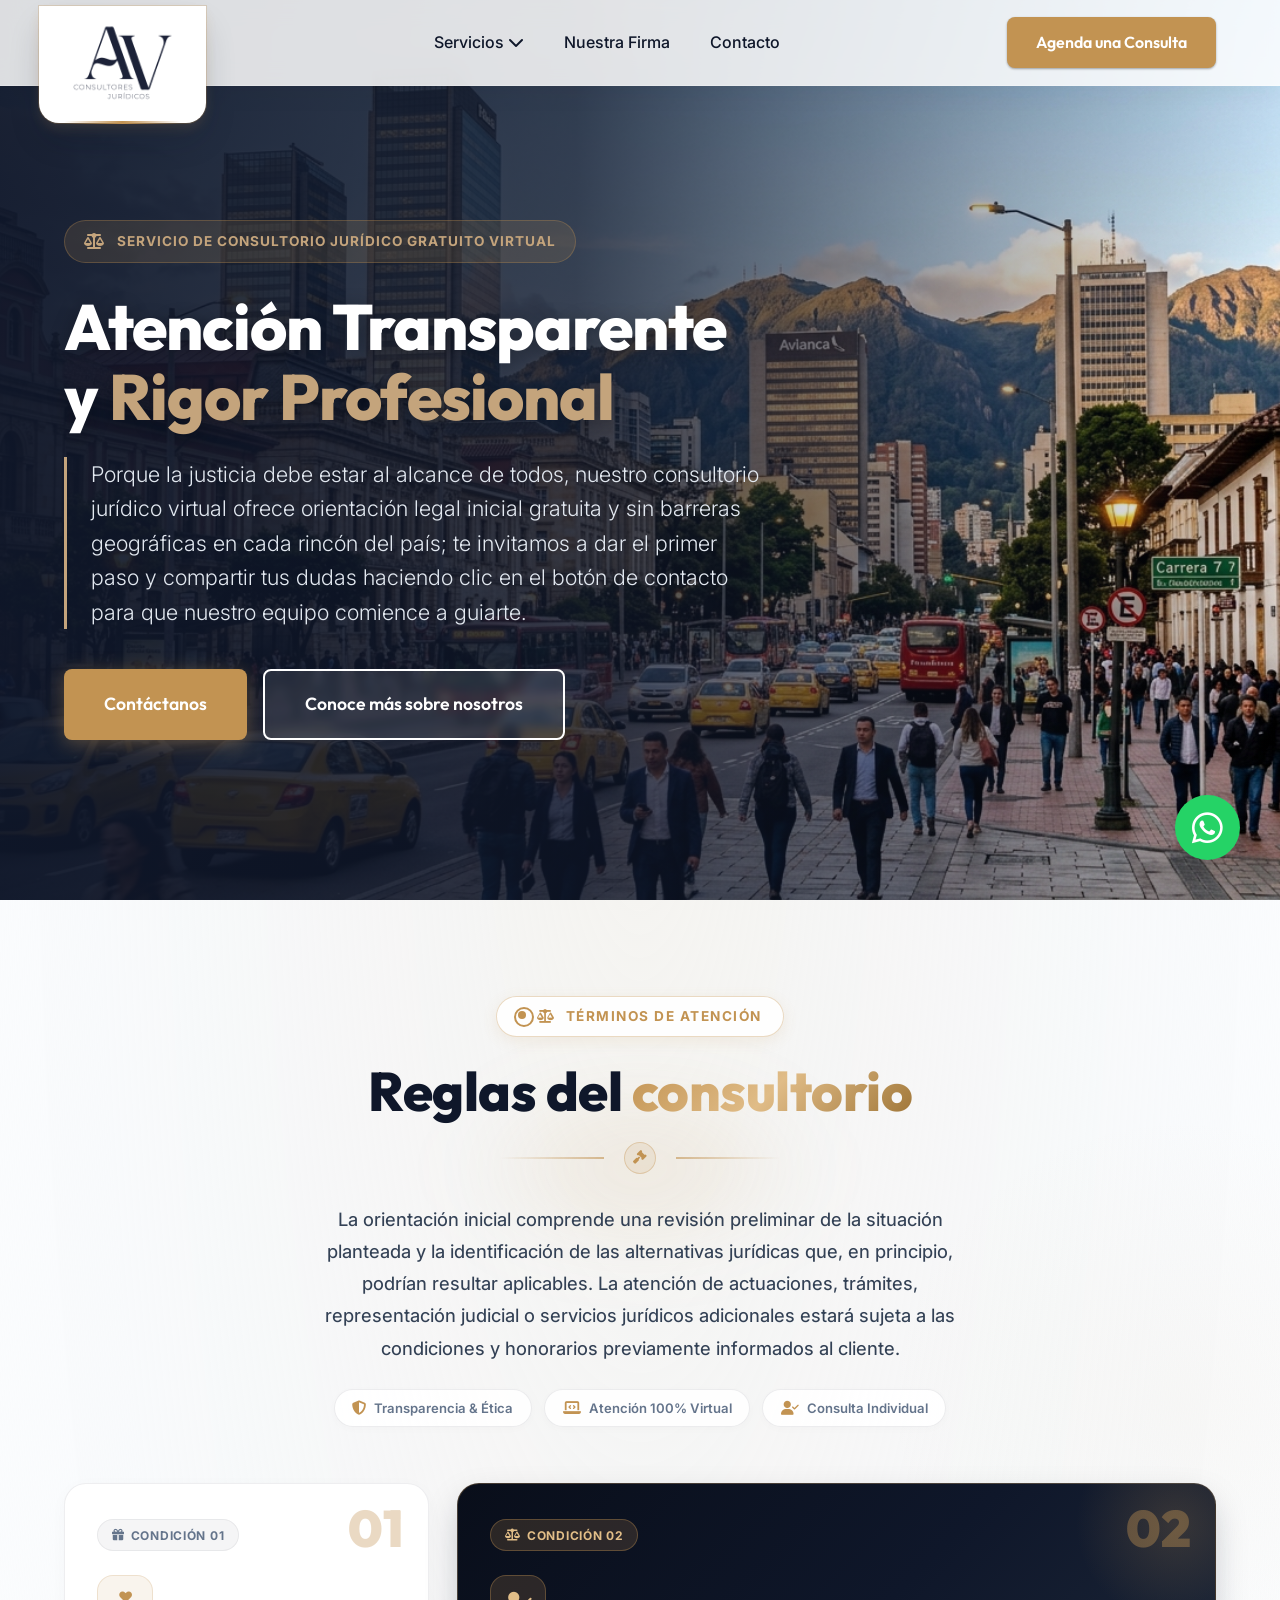
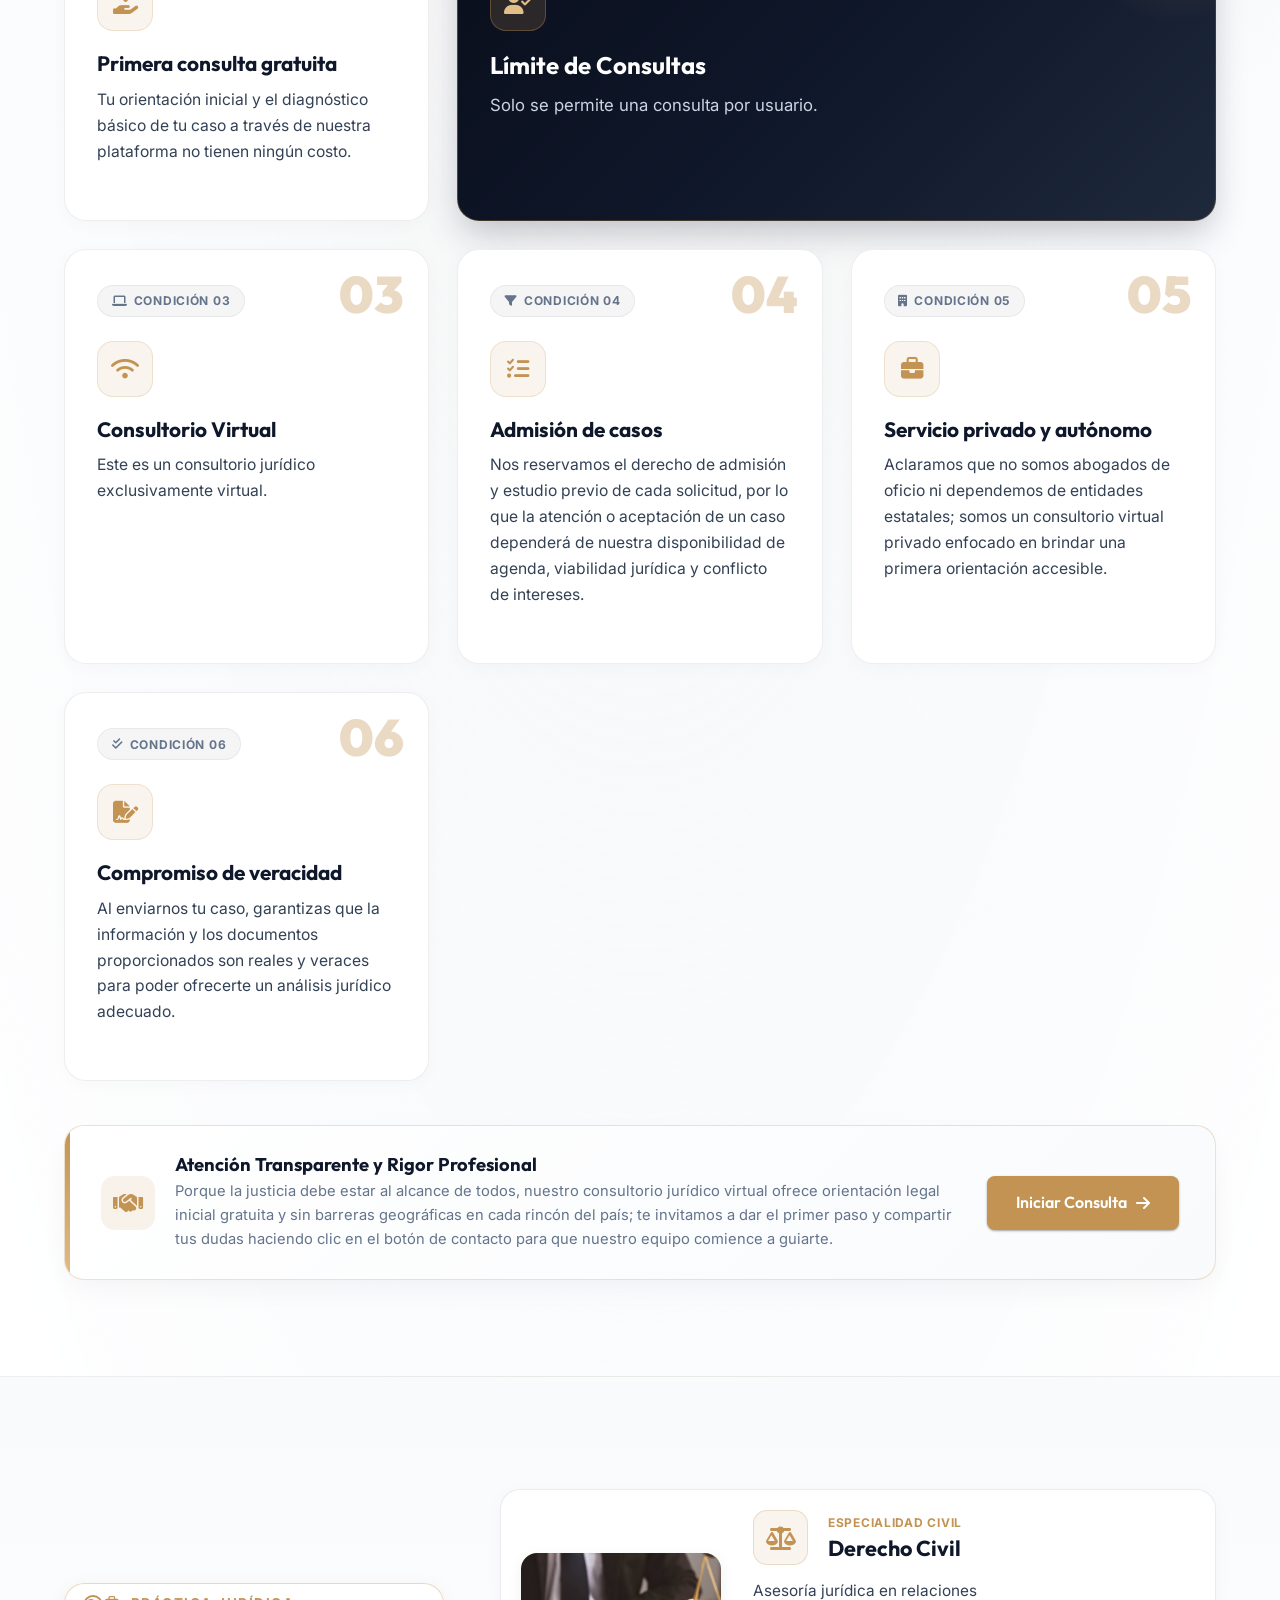
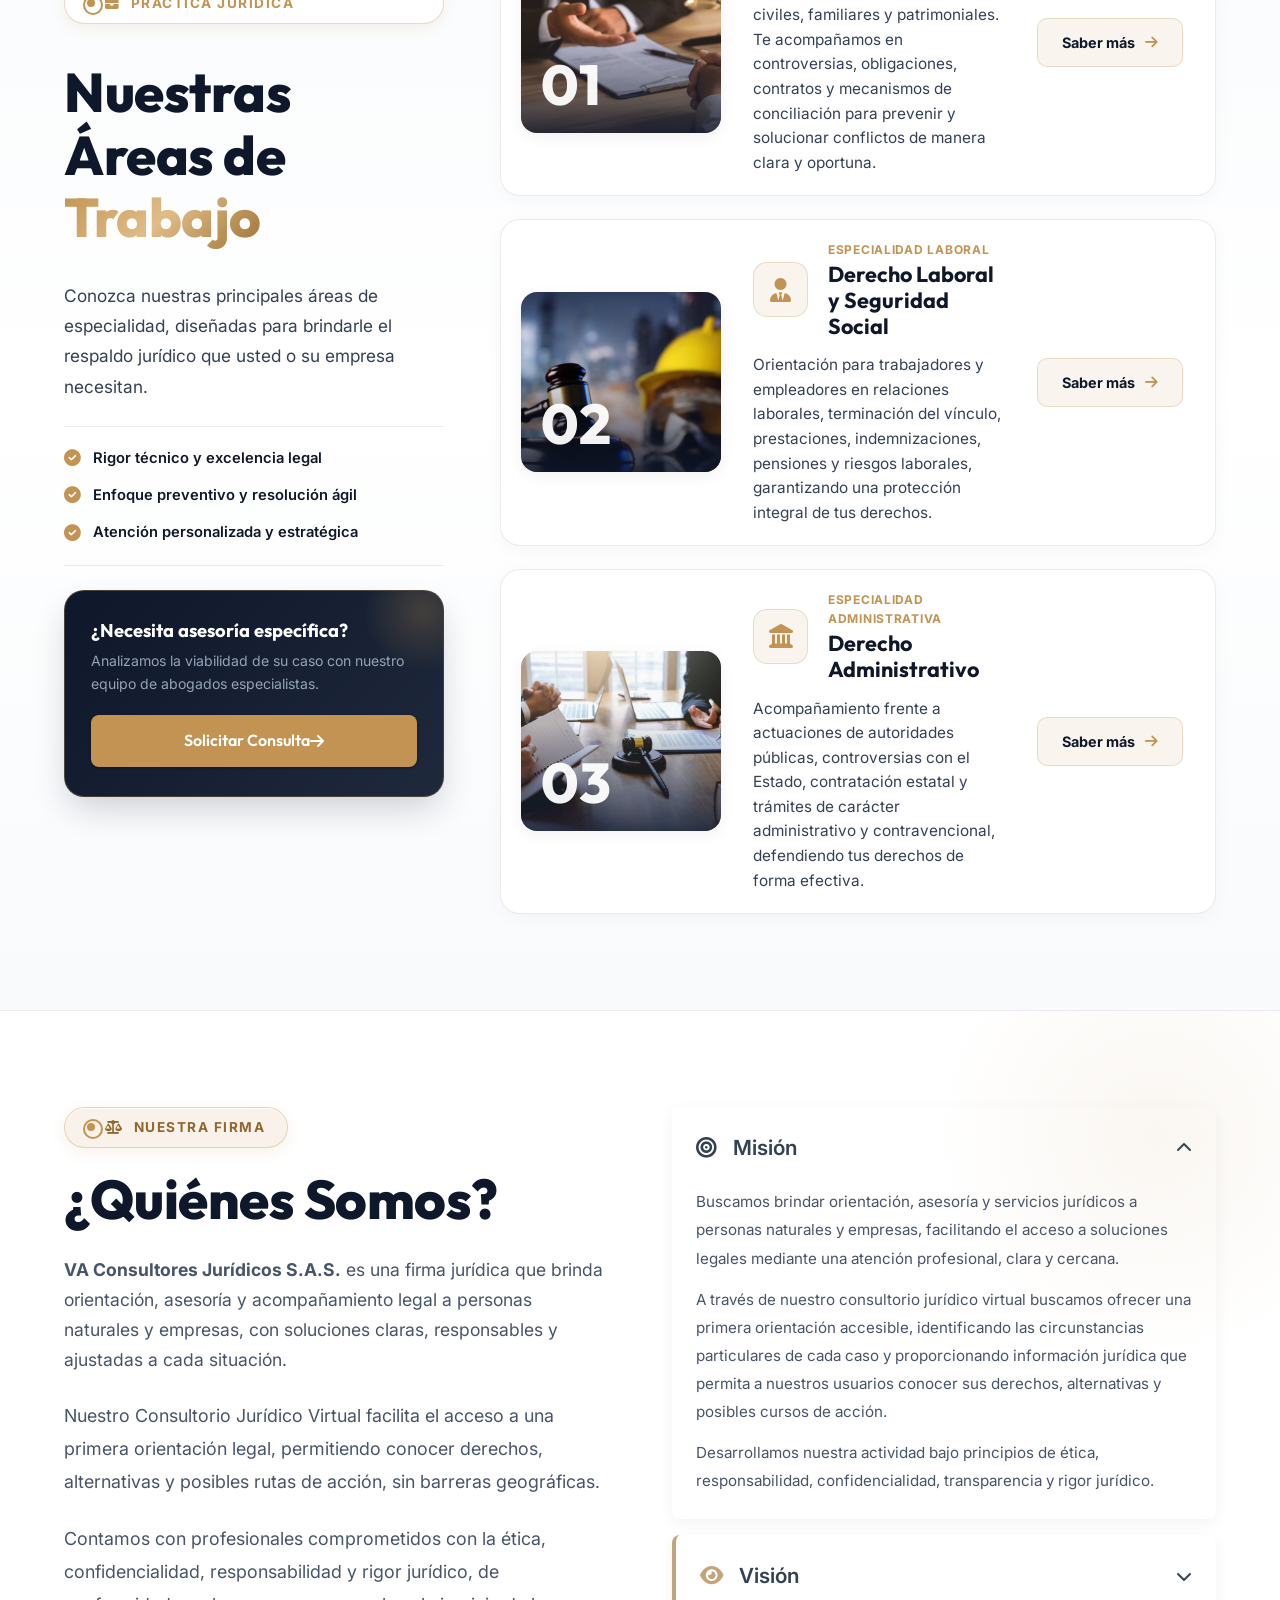
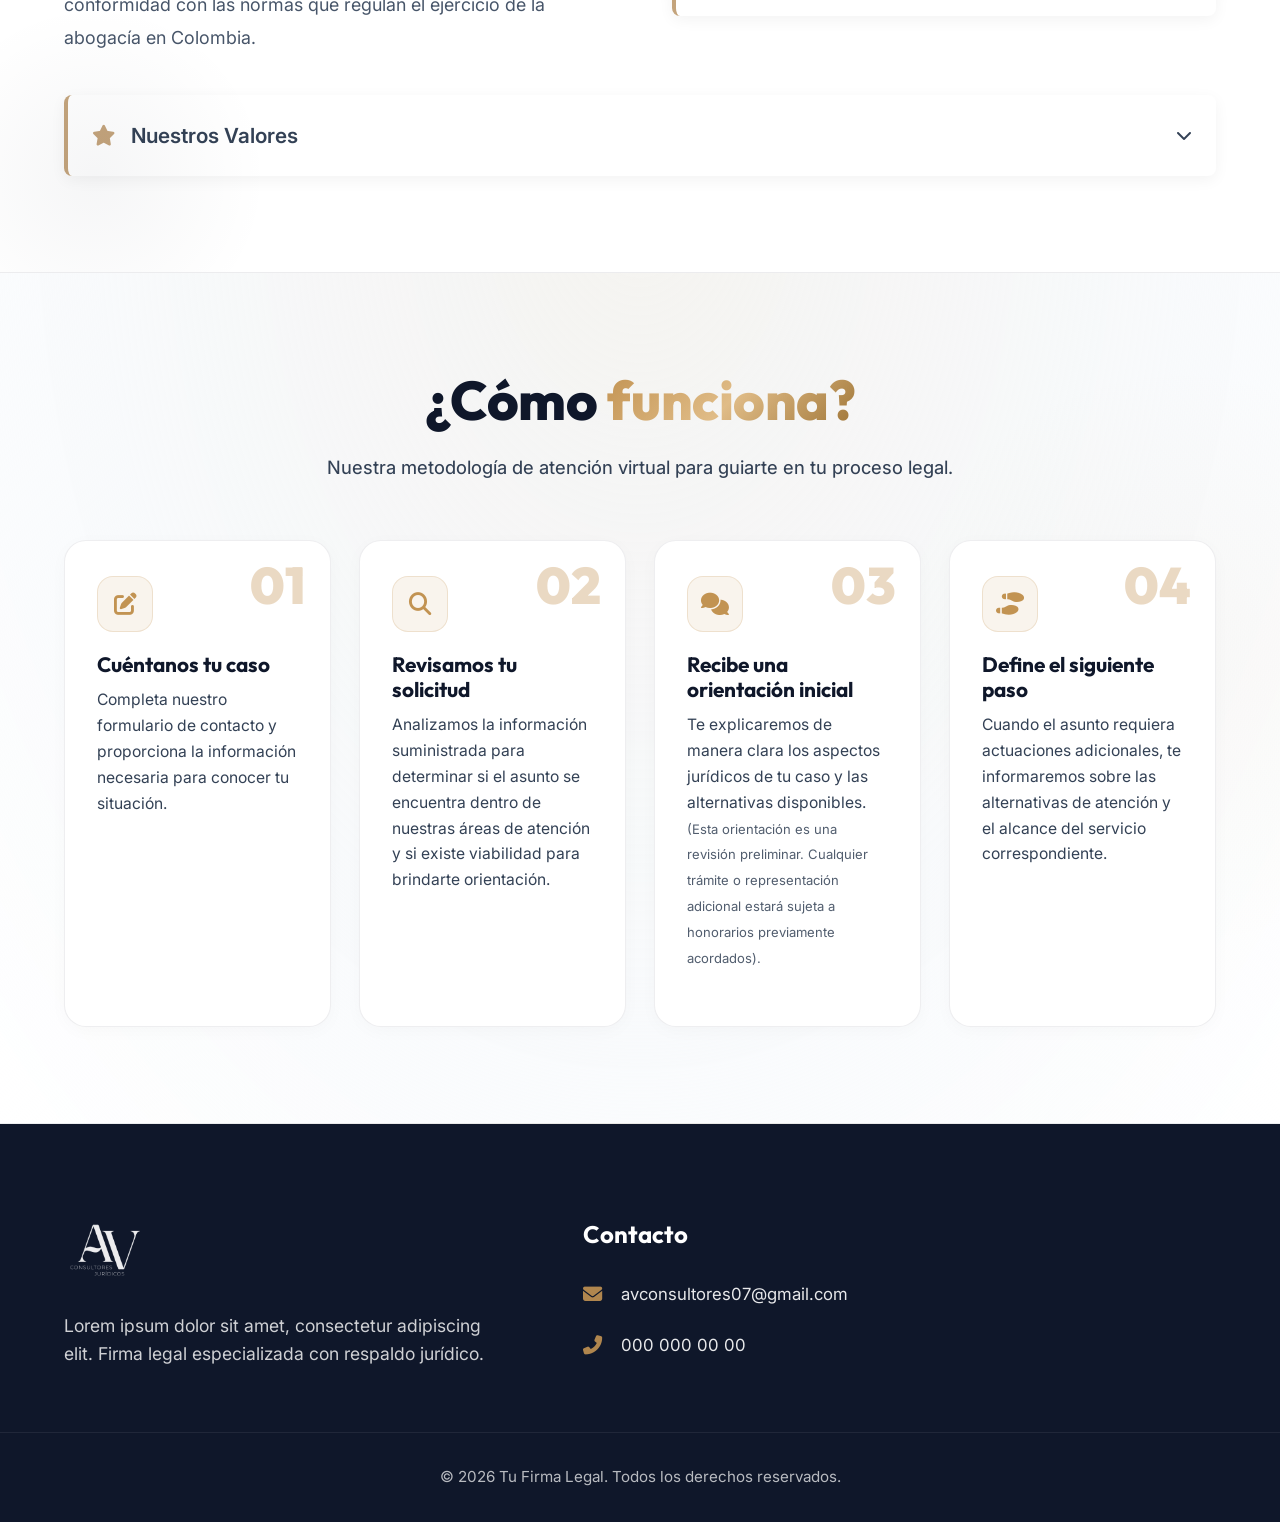
<file: index.html>
<!DOCTYPE html>
<html lang="es">
<head>
    <meta charset="UTF-8">
    <meta name="viewport" content="width=device-width, initial-scale=1.0">
    <title>AV Consultores Jurídicos S.A.S</title>
    <meta name="description" content="Servicio de Consultorio Jurídico Gratuito Virtual, brindado por AV consultores Jurídicos S.A.S.">
    <!-- Google Fonts -->
    <link href="https://fonts.googleapis.com/css2?family=Outfit:wght@300;400;600;800&family=Inter:wght@400;500;600&display=swap" rel="stylesheet">
    <!-- Font Awesome Icons -->
    <link rel="stylesheet" href="https://cdnjs.cloudflare.com/ajax/libs/font-awesome/6.4.0/css/all.min.css">
    <!-- Custom CSS -->
    <link rel="stylesheet" href="styles.css">
</head>
<body>
    <!-- 1. ENCABEZADO Y NAVEGACIÓN -->
    <header id="main-header" class="glass-header">
        <div class="container header-container">
            <a href="#" class="logo">
                <img src="img/logo-abogados.png" alt="AV Consultores Jurídicos" class="logo-img">
            </a>
            
            <nav class="main-nav">
                <ul class="nav-list">
                    <li class="nav-item has-dropdown">
                        <a href="servicios/index.html">Servicios <i class="fas fa-chevron-down"></i></a>
                        <ul class="dropdown">
                            <li><a href="servicios/derecho-civil/index.html">Derecho Civil</a></li>
                            <li><a href="servicios/derecho-laboral/index.html">Derecho Laboral</a></li>
                            <li><a href="servicios/derecho-administrativo/index.html">Derecho Administrativo</a></li>
                        </ul>
                    </li>
                    <li class="nav-item"><a href="nuestra-firma/index.html">Nuestra Firma</a></li>
                    <li class="nav-item"><a href="contacto/index.html">Contacto</a></li>
                </ul>
            </nav>
            
            <div class="header-actions">
                <a href="#contacto" class="btn btn-primary cta-agenda">Agenda una Consulta</a>
            </div>
            
            <button class="mobile-menu-btn" aria-label="Abrir menú"><i class="fas fa-bars"></i></button>
        </div>
    </header>

    <!-- 2. SECCIÓN HERO -->
    <section id="hero" style="background: url('img/bogota_street_hero.jpg') center/cover no-repeat; padding: 220px 0 160px; position: relative;">
        <!-- Capa de oscurecimiento (Degradado lateral) -->
        <div style="position: absolute; inset: 0; background: linear-gradient(90deg, rgba(15, 23, 42, 0.95) 0%, rgba(15, 23, 42, 0.8) 45%, rgba(15, 23, 42, 0) 100%); z-index: 0;"></div>
        
        <div class="container" style="position: relative; z-index: 1; display: flex; align-items: center; min-height: 50vh;">
            <div style="max-width: 800px;">
                <!-- Badge -->
                <div style="display: inline-flex; align-items: center; gap: 0.8rem; background: rgba(194, 147, 82, 0.15); padding: 0.6rem 1.2rem; border-radius: 50px; border: 1px solid rgba(194, 147, 82, 0.3); margin-bottom: 1.8rem;">
                    <i class="fas fa-scale-balanced" style="color: #c4a47c;"></i>
                    <span style="color: #c4a47c; font-weight: 700; text-transform: uppercase; font-size: 0.85rem; letter-spacing: 1px;">Servicio de Consultorio Jurídico Gratuito Virtual</span>
                </div>
                
                <!-- Título -->
                <h1 style="font-size: clamp(3rem, 5vw, 4.5rem); font-weight: 800; color: #ffffff; line-height: 1.1; margin-bottom: 1.5rem; text-shadow: 0 4px 20px rgba(0,0,0,0.3); letter-spacing: -1px; width: 100%; text-align: left; text-wrap: balance;">Atención Transparente y <span style="color: #c4a47c;">Rigor Profesional</span></h1>
                
                <!-- Subtítulo -->
                <p style="font-size: 1.35rem; color: #e2e8f0; line-height: 1.6; border-left: 3px solid #c4a47c; padding-left: 1.5rem; margin-bottom: 2.5rem; font-weight: 300; width: 100%; text-align: left; max-width: 700px;">Porque la justicia debe estar al alcance de todos, nuestro consultorio jurídico virtual ofrece orientación legal inicial gratuita y sin barreras geográficas en cada rincón del país; te invitamos a dar el primer paso y compartir tus dudas haciendo clic en el botón de contacto para que nuestro equipo comience a guiarte.</p>

                <!-- Botones -->
                <div style="display: flex; gap: 1rem; flex-wrap: wrap;">
                    <a href="#contacto" class="btn btn-primary btn-lg" style="box-shadow: 0 4px 20px rgba(194, 147, 82, 0.4);">Contáctanos</a>
                    <a href="nuestra-firma/index.html" class="btn btn-secondary btn-lg" style="background: rgba(255,255,255,0.1); backdrop-filter: blur(5px);">Conoce más sobre nosotros</a>
                </div>
            </div>
        </div>
    </section>

    <!-- REGLAS DEL CONSULTORIO - BENTO MODULAR -->
    <section id="reglas-consultorio" class="rules-section section-padding">
        <div class="container">
            <!-- Encabezado de Lujo -->
            <div class="rules-header">
                <div class="rules-header-glow"></div>
                
                <div class="rules-badge">
                    <span class="pulse-dot"></span>
                    <i class="fas fa-scale-balanced"></i>
                    <span>Términos de Atención</span>
                </div>

                <h2 class="rules-title">Reglas del <span class="title-accent">consultorio</span></h2>

                <div class="rules-divider">
                    <span class="rules-divider-line"></span>
                    <span class="rules-divider-icon"><i class="fas fa-gavel"></i></span>
                    <span class="rules-divider-line"></span>
                </div>

                <div class="rules-intro-card">
                    <p class="rules-intro">La orientación inicial comprende una revisión preliminar de la situación planteada y la identificación de las alternativas jurídicas que, en principio, podrían resultar aplicables. La atención de actuaciones, trámites, representación judicial o servicios jurídicos adicionales estará sujeta a las condiciones y honorarios previamente informados al cliente.</p>
                    
                    <div class="rules-trust-pills">
                        <span class="rules-trust-pill">
                            <i class="fas fa-shield-halved"></i> Transparencia & Ética
                        </span>
                        <span class="rules-trust-pill">
                            <i class="fas fa-laptop-code"></i> Atención 100% Virtual
                        </span>
                        <span class="rules-trust-pill">
                            <i class="fas fa-user-check"></i> Consulta Individual
                        </span>
                    </div>
                </div>
            </div>

            <div class="rules-bento">
                <!-- Módulo 01 -->
                <div class="rule-card">
                    <span class="bento-number">01</span>
                    <div class="rule-card-header">
                        <span class="rule-chip"><i class="fas fa-gift"></i> Condición 01</span>
                    </div>
                    <div class="rule-icon-box">
                        <i class="fas fa-hand-holding-heart"></i>
                    </div>
                    <div class="rule-card-content">
                        <h3>Primera consulta gratuita</h3>
                        <p>Tu orientación inicial y el diagnóstico básico de tu caso a través de nuestra plataforma no tienen ningún costo.</p>
                    </div>
                </div>

                <!-- Módulo 02 -->
                <div class="rule-card bento-wide bento-featured">
                    <span class="bento-number">02</span>
                    <div class="rule-card-header">
                        <span class="rule-chip chip-gold"><i class="fas fa-scale-balanced"></i> Condición 02</span>
                    </div>
                    <div class="rule-icon-box">
                        <i class="fas fa-user-check"></i>
                    </div>
                    <div class="rule-card-content">
                        <h3>Límite de Consultas</h3>
                        <p>Solo se permite una consulta por usuario.</p>
                    </div>
                </div>

                <!-- Módulo 03 -->
                <div class="rule-card">
                    <span class="bento-number">03</span>
                    <div class="rule-card-header">
                        <span class="rule-chip"><i class="fas fa-laptop"></i> Condición 03</span>
                    </div>
                    <div class="rule-icon-box">
                        <i class="fas fa-wifi"></i>
                    </div>
                    <div class="rule-card-content">
                        <h3>Consultorio Virtual</h3>
                        <p>Este es un consultorio jurídico exclusivamente virtual.</p>
                    </div>
                </div>

                <!-- Módulo 04 -->
                <div class="rule-card">
                    <span class="bento-number">04</span>
                    <div class="rule-card-header">
                        <span class="rule-chip"><i class="fas fa-filter"></i> Condición 04</span>
                    </div>
                    <div class="rule-icon-box">
                        <i class="fas fa-tasks"></i>
                    </div>
                    <div class="rule-card-content">
                        <h3>Admisión de casos</h3>
                        <p>Nos reservamos el derecho de admisión y estudio previo de cada solicitud, por lo que la atención o aceptación de un caso dependerá de nuestra disponibilidad de agenda, viabilidad jurídica y conflicto de intereses.</p>
                    </div>
                </div>

                <!-- Módulo 05 -->
                <div class="rule-card">
                    <span class="bento-number">05</span>
                    <div class="rule-card-header">
                        <span class="rule-chip"><i class="fas fa-building"></i> Condición 05</span>
                    </div>
                    <div class="rule-icon-box">
                        <i class="fas fa-briefcase"></i>
                    </div>
                    <div class="rule-card-content">
                        <h3>Servicio privado y autónomo</h3>
                        <p>Aclaramos que no somos abogados de oficio ni dependemos de entidades estatales; somos un consultorio virtual privado enfocado en brindar una primera orientación accesible.</p>
                    </div>
                </div>

                <!-- Módulo 06 -->
                <div class="rule-card">
                    <span class="bento-number">06</span>
                    <div class="rule-card-header">
                        <span class="rule-chip"><i class="fas fa-check-double"></i> Condición 06</span>
                    </div>
                    <div class="rule-icon-box">
                        <i class="fas fa-file-signature"></i>
                    </div>
                    <div class="rule-card-content">
                        <h3>Compromiso de veracidad</h3>
                        <p>Al enviarnos tu caso, garantizas que la información y los documentos proporcionados son reales y veraces para poder ofrecerte un análisis jurídico adecuado.</p>
                    </div>
                </div>
            </div>

            <!-- Módulo Acción / Aceptación -->
            <div class="rules-action-card">
                <div class="rules-action-info">
                    <div class="rules-action-icon">
                        <i class="fas fa-handshake"></i>
                    </div>
                    <div class="rules-action-text">
                        <h4>Atención Transparente y Rigor Profesional</h4>
                        <p>Porque la justicia debe estar al alcance de todos, nuestro consultorio jurídico virtual ofrece orientación legal inicial gratuita y sin barreras geográficas en cada rincón del país; te invitamos a dar el primer paso y compartir tus dudas haciendo clic en el botón de contacto para que nuestro equipo comience a guiarte.</p>
                    </div>
                </div>
                <a href="#contacto" class="btn btn-primary rules-action-btn">
                    <span>Iniciar Consulta</span>
                    <i class="fas fa-arrow-right"></i>
                </a>
            </div>
        </div>
    </section>

    <!-- 3. PORTAFOLIO DE SERVICIOS - EDITORIAL SHOWCASE -->
    <section id="servicios" class="services-section section-padding">
        <div class="container">
            <div class="services-showcase-layout">
                <!-- Columna Izquierda: Panel Fijo Editorial -->
                <aside class="services-sticky-sidebar">
                    <div class="rules-badge" style="margin-bottom: 0.8rem;">
                        <span class="pulse-dot"></span>
                        <i class="fas fa-briefcase"></i>
                        <span>Práctica Jurídica</span>
                    </div>

                    <h2 class="rules-title" style="text-align: left; margin-bottom: 0.5rem;">
                        Nuestras Áreas de <span class="title-accent">Trabajo</span>
                    </h2>

                    <p class="services-left-intro">
                        Conozca nuestras principales áreas de especialidad, diseñadas para brindarle el respaldo jurídico que usted o su empresa necesitan.
                    </p>

                    <div class="services-left-pillars">
                        <div class="pillar-item">
                            <i class="fas fa-check-circle"></i>
                            <span>Rigor técnico y excelencia legal</span>
                        </div>
                        <div class="pillar-item">
                            <i class="fas fa-check-circle"></i>
                            <span>Enfoque preventivo y resolución ágil</span>
                        </div>
                        <div class="pillar-item">
                            <i class="fas fa-check-circle"></i>
                            <span>Atención personalizada y estratégica</span>
                        </div>
                    </div>

                    <div class="services-cta-box">
                        <h4>¿Necesita asesoría específica?</h4>
                        <p>Analizamos la viabilidad de su caso con nuestro equipo de abogados especialistas.</p>
                        <a href="#contacto" class="btn btn-primary" style="width: 100%;">
                            <span>Solicitar Consulta</span>
                            <i class="fas fa-arrow-right"></i>
                        </a>
                    </div>
                </aside>

                <!-- Columna Derecha: Tarjetas Horizontales Ejecutivas -->
                <div class="services-cards-stack">
                    <!-- Servicio 1: Derecho Civil -->
                    <div class="service-row-card">
                        <div class="service-row-photo">
                            <img src="img/images.jpg" alt="Derecho Civil">
                            <div class="service-photo-overlay"><span class="service-row-num">01</span></div>
                        </div>
                        <div class="service-row-body">
                            <div class="service-title-row">
                                <div class="service-row-icon"><i class="fas fa-scale-balanced"></i></div>
                                <div class="service-title-text">
                                    <span class="service-row-tag">Especialidad Civil</span>
                                    <h3>Derecho Civil</h3>
                                </div>
                            </div>
                            <p>Asesoría jurídica en relaciones civiles, familiares y patrimoniales. Te acompañamos en controversias, obligaciones, contratos y mecanismos de conciliación para prevenir y solucionar conflictos de manera clara y oportuna.</p>
                        </div>
                        <div class="service-row-action">
                            <a href="servicios/derecho-civil/index.html" class="service-row-btn">
                                <span>Saber más</span>
                                <i class="fas fa-arrow-right"></i>
                            </a>
                        </div>
                    </div>

                    <!-- Servicio 2: Derecho Laboral -->
                    <div class="service-row-card">
                        <div class="service-row-photo">
                            <img src="img/LABORAL-1.jpeg" alt="Derecho Laboral">
                            <div class="service-photo-overlay"><span class="service-row-num">02</span></div>
                        </div>
                        <div class="service-row-body">
                            <div class="service-title-row">
                                <div class="service-row-icon"><i class="fas fa-user-tie"></i></div>
                                <div class="service-title-text">
                                    <span class="service-row-tag">Especialidad Laboral</span>
                                    <h3>Derecho Laboral y Seguridad Social</h3>
                                </div>
                            </div>
                            <p>Orientación para trabajadores y empleadores en relaciones laborales, terminación del vínculo, prestaciones, indemnizaciones, pensiones y riesgos laborales, garantizando una protección integral de tus derechos.</p>
                        </div>
                        <div class="service-row-action">
                            <a href="servicios/derecho-laboral/index.html" class="service-row-btn">
                                <span>Saber más</span>
                                <i class="fas fa-arrow-right"></i>
                            </a>
                        </div>
                    </div>

                    <!-- Servicio 3: Derecho Administrativo -->
                    <div class="service-row-card">
                        <div class="service-row-photo">
                            <img src="img/Derecho-administrativo-Conceptos-esenciales1-1.jpg" alt="Derecho Administrativo">
                            <div class="service-photo-overlay"><span class="service-row-num">03</span></div>
                        </div>
                        <div class="service-row-body">
                            <div class="service-title-row">
                                <div class="service-row-icon"><i class="fas fa-landmark"></i></div>
                                <div class="service-title-text">
                                    <span class="service-row-tag">Especialidad Administrativa</span>
                                    <h3>Derecho Administrativo</h3>
                                </div>
                            </div>
                            <p>Acompañamiento frente a actuaciones de autoridades públicas, controversias con el Estado, contratación estatal y trámites de carácter administrativo y contravencional, defendiendo tus derechos de forma efectiva.</p>
                        </div>
                        <div class="service-row-action">
                            <a href="servicios/derecho-administrativo/index.html" class="service-row-btn">
                                <span>Saber más</span>
                                <i class="fas fa-arrow-right"></i>
                            </a>
                        </div>
                    </div>
                </div>
            </div>
        </div>
    </section>

    <!-- 4. SOBRE NOSOTROS / REGIONAL DE ABOGADOS -->
    <section id="sobre-nosotros" class="about-section about-light section-padding">
        <div class="container">
            <div class="about-grid-improved" style="display: flex; flex-wrap: wrap; gap: 4rem; align-items: start;">
                <!-- Columna Izquierda: Quiénes Somos -->
                <div class="about-text-col" style="flex: 1 1 400px;">
                    <div class="rules-badge">
                        <span class="pulse-dot"></span>
                        <i class="fas fa-scale-balanced"></i>
                        <span>Nuestra Firma</span>
                    </div>

                    <h2 class="about-title">¿Quiénes <span class="title-accent">Somos?</span></h2>

                    <p class="about-desc" style="font-size: 1.1rem; line-height: 1.7; margin-bottom: 1.5rem;">
                        <strong>VA Consultores Jurídicos S.A.S.</strong> es una firma jurídica que brinda orientación, asesoría y acompañamiento legal a personas naturales y empresas, con soluciones claras, responsables y ajustadas a cada situación.
                    </p>
                    <p class="about-desc" style="margin-bottom: 1.5rem;">
                        Nuestro Consultorio Jurídico Virtual facilita el acceso a una primera orientación legal, permitiendo conocer derechos, alternativas y posibles rutas de acción, sin barreras geográficas.
                    </p>
                    <p class="about-desc" style="margin-bottom: 1.5rem;">
                        Contamos con profesionales comprometidos con la ética, confidencialidad, responsabilidad y rigor jurídico, de conformidad con las normas que regulan el ejercicio de la abogacía en Colombia.
                    </p>

                </div>

                <!-- Columna Derecha: Misión y Visión (Tarjetas) -->
                <!-- Columna Derecha: Misión y Visión (Acordeón) -->
                <div class="about-cards-col" style="flex: 1 1 400px; display: flex; flex-direction: column; gap: 1rem;">
                    
                    <style>
                        .accordion-card summary::-webkit-details-marker {
                            display: none;
                        }
                        .accordion-card[open] .accordion-icon {
                            transform: rotate(180deg);
                        }
                        .accordion-icon {
                            transition: transform 0.3s ease;
                            color: var(--text-color);
                            font-size: 1rem;
                        }
                        .accordion-card {
                            transition: all 0.3s ease;
                        }
                        .accordion-card:hover {
                            box-shadow: 0 8px 25px rgba(0,0,0,0.08) !important;
                        }
                    </style>

                    <!-- Acordeón Misión -->
                    <details class="accordion-card" style="background: white; border-radius: 8px; box-shadow: 0 4px 15px rgba(0,0,0,0.05); border-left: 4px solid var(--primary-color); cursor: pointer;" open>
                        <summary style="padding: 1.5rem; font-size: 1.3rem; font-weight: 600; color: var(--heading-color); display: flex; align-items: center; justify-content: space-between; list-style: none;">
                            <span style="display: flex; align-items: center; gap: 1rem;">
                                <i class="fas fa-bullseye" style="color: var(--primary-color);"></i> Misión
                            </span>
                            <i class="fas fa-chevron-down accordion-icon"></i>
                        </summary>
                        <div class="accordion-content" style="padding: 0 1.5rem 1.5rem 1.5rem;">
                            <p class="about-desc" style="font-size: 0.95rem; margin-bottom: 0.8rem;">Buscamos brindar orientación, asesoría y servicios jurídicos a personas naturales y empresas, facilitando el acceso a soluciones legales mediante una atención profesional, clara y cercana.</p>
                            <p class="about-desc" style="font-size: 0.95rem; margin-bottom: 0.8rem;">A través de nuestro consultorio jurídico virtual buscamos ofrecer una primera orientación accesible, identificando las circunstancias particulares de cada caso y proporcionando información jurídica que permita a nuestros usuarios conocer sus derechos, alternativas y posibles cursos de acción.</p>
                            <p class="about-desc" style="font-size: 0.95rem; margin-bottom: 0;">Desarrollamos nuestra actividad bajo principios de ética, responsabilidad, confidencialidad, transparencia y rigor jurídico.</p>
                        </div>
                    </details>

                    <!-- Acordeón Visión -->
                    <details class="accordion-card" style="background: white; border-radius: 8px; box-shadow: 0 4px 15px rgba(0,0,0,0.05); border-left: 4px solid #C4A47C; cursor: pointer;">
                        <summary style="padding: 1.5rem; font-size: 1.3rem; font-weight: 600; color: var(--heading-color); display: flex; align-items: center; justify-content: space-between; list-style: none;">
                            <span style="display: flex; align-items: center; gap: 1rem;">
                                <i class="fas fa-eye" style="color: #C4A47C;"></i> Visión
                            </span>
                            <i class="fas fa-chevron-down accordion-icon"></i>
                        </summary>
                        <div class="accordion-content" style="padding: 0 1.5rem 1.5rem 1.5rem;">
                            <p class="about-desc" style="font-size: 0.95rem; margin-bottom: 0.8rem;">Buscamos consolidarnos como una firma jurídica reconocida en Colombia por brindar servicios legales accesibles, responsables y de calidad, apoyándonos en las herramientas tecnológicas para acercar el Derecho a personas y empresas en diferentes regiones del país.</p>
                            <p class="about-desc" style="font-size: 0.95rem; margin-bottom: 0.8rem;">Buscamos fortalecer progresivamente nuestras áreas de práctica, ampliar nuestra cobertura y desarrollar un modelo de atención jurídica moderno que combine conocimiento, tecnología y atención personalizada.</p>
                            <p class="about-desc" style="font-size: 0.95rem; margin-bottom: 0;">Aspiramos a construir relaciones de confianza con nuestros clientes y convertirnos en un aliado jurídico para la orientación, prevención y solución de sus necesidades legales.</p>
                        </div>
                    </details>
                </div>
            </div>

                    <details class="accordion-card" style="background: white; border-radius: 8px; box-shadow: 0 4px 15px rgba(0,0,0,0.05); border-left: 4px solid #C4A47C; cursor: pointer; margin-top: 1rem;">
                        <summary style="padding: 1.5rem; font-size: 1.3rem; font-weight: 600; color: var(--heading-color); display: flex; align-items: center; justify-content: space-between; list-style: none;">
                            <span style="display: flex; align-items: center; gap: 1rem;">
                                <i class="fas fa-star" style="color: #C4A47C;"></i> Nuestros Valores
                            </span>
                            <i class="fas fa-chevron-down accordion-icon"></i>
                        </summary>
                        <div class="accordion-content" style="padding: 0 1.5rem 1.5rem 1.5rem;">
                            <div class="about-metrics-grid" style="grid-template-columns: repeat(auto-fit, minmax(250px, 1fr)); margin-top: 1rem;">
                                <div class="about-metric-card">
                                    <h4 style="color: var(--primary-color);">Responsabilidad</h4>
                                    <p class="about-metric-sub">Asumimos cada consulta y asunto jurídico con seriedad y compromiso profesional.</p>
                                </div>
                                <div class="about-metric-card">
                                    <h4 style="color: var(--primary-color);">Rigor Jurídico</h4>
                                    <p class="about-metric-sub">Analizamos cada situación atendiendo a las normas y circunstancias particulares del caso.</p>
                                </div>
                                <div class="about-metric-card">
                                    <h4 style="color: var(--primary-color);">Compromiso</h4>
                                    <p class="about-metric-sub">Asumimos cada asunto con responsabilidad y dedicación procurando brindar a nuestros clientes un acompañamiento serio y constante.</p>
                                </div>
                                <div class="about-metric-card">
                                    <h4 style="color: var(--primary-color);">Confidencialidad</h4>
                                    <p class="about-metric-sub">Protegemos la información y los asuntos confiados por nuestros clientes, garantizando un manejo responsable, reservado y ético de los datos y circunstancias conocidas en el ejercicio de nuestra labor jurídica.</p>
                                </div>
                                <div class="about-metric-card">
                                    <h4 style="color: var(--primary-color);">Accesibilidad</h4>
                                    <p class="about-metric-sub">Acercamos la orientación jurídica a nuestros clientes sin importar dónde se encuentren. A través de nuestras herramientas virtuales, facilitamos el acceso a nuestros servicios desde cualquier lugar del país, reduciendo las barreras geográficas y haciendo que recibir orientación jurídica sea más sencillo y oportuno.</p>
                                </div>
                                <div class="about-metric-card">
                                    <h4 style="color: var(--primary-color);">Justicia</h4>
                                    <p class="about-metric-sub">Orientamos nuestra labor hacia la protección de los derechos e intereses de nuestros clientes, promoviendo el acceso a herramientas jurídicas que les permitan conocer y ejercer sus derechos.</p>
                                </div>
                                <div class="about-metric-card">
                                    <h4 style="color: var(--primary-color);">Ética Profesional</h4>
                                    <p class="about-metric-sub">Ejercemos nuestra labor con integridad, responsabilidad y respeto por los principios que rigen el ejercicio de la profesión jurídica, actuando siempre con transparencia y lealtad frente a nuestros clientes.</p>
                                </div>
                                <div class="about-metric-card">
                                    <h4 style="color: var(--primary-color);">Perseverancia</h4>
                                    <p class="about-metric-sub">Asumimos cada asunto con constancia y determinación, manteniendo nuestro compromiso frente a los desafíos que puedan surgir y procurando avanzar de manera responsable hacia la solución de cada situación jurídica.</p>
                                </div>
                            </div>
                        </div>
                    </details>
                </div>
            </div>
        </div>
    </section>

    <!-- 5. CÓMO FUNCIONA -->
    <section id="como-funciona" class="rules-section section-padding" style="background-color: var(--bg-alt);">
        <div class="container">
            <div class="rules-header">
                <h2 class="rules-title">¿Cómo <span class="title-accent">funciona?</span></h2>
                <p class="rules-intro">Nuestra metodología de atención virtual para guiarte en tu proceso legal.</p>
            </div>
            <style>
                @media (min-width: 993px) {
                    #como-funciona .rules-bento {
                        grid-template-columns: repeat(4, 1fr);
                    }
                }
            </style>
            <div class="rules-bento">
                <div class="rule-card">
                    <span class="bento-number">01</span>
                    <div class="rule-icon-box"><i class="fas fa-edit"></i></div>
                    <div class="rule-card-content">
                        <h3>Cuéntanos tu caso</h3>
                        <p>Completa nuestro formulario de contacto y proporciona la información necesaria para conocer tu situación.</p>
                    </div>
                </div>
                <div class="rule-card">
                    <span class="bento-number">02</span>
                    <div class="rule-icon-box"><i class="fas fa-search"></i></div>
                    <div class="rule-card-content">
                        <h3>Revisamos tu solicitud</h3>
                        <p>Analizamos la información suministrada para determinar si el asunto se encuentra dentro de nuestras áreas de atención y si existe viabilidad para brindarte orientación.</p>
                    </div>
                </div>
                <div class="rule-card">
                    <span class="bento-number">03</span>
                    <div class="rule-icon-box"><i class="fas fa-comments"></i></div>
                    <div class="rule-card-content">
                        <h3>Recibe una orientación inicial</h3>
                        <p>Te explicaremos de manera clara los aspectos jurídicos de tu caso y las alternativas disponibles. <br><small style="opacity: 0.85;">(Esta orientación es una revisión preliminar. Cualquier trámite o representación adicional estará sujeta a honorarios previamente acordados).</small></p>
                    </div>
                </div>
                <div class="rule-card">
                    <span class="bento-number">04</span>
                    <div class="rule-icon-box"><i class="fas fa-shoe-prints"></i></div>
                    <div class="rule-card-content">
                        <h3>Define el siguiente paso</h3>
                        <p>Cuando el asunto requiera actuaciones adicionales, te informaremos sobre las alternativas de atención y el alcance del servicio correspondiente.</p>
                    </div>
                </div>
            </div>
        </div>
    </section>


    <!-- 6. FOOTER -->
    <footer id="contacto" class="main-footer dark-bg">
        <div class="container footer-grid">
            <div class="footer-brand">
                <a href="#" class="logo footer-logo">
                    <img src="img/logo-abogados.png" alt="AV Consultores Jurídicos" class="logo-img">
                </a>
                <p class="footer-desc">Lorem ipsum dolor sit amet, consectetur adipiscing elit. Firma legal especializada con respaldo jurídico.</p>
            </div>
            
            <div class="footer-contact">
                <h3>Contacto</h3>
                <ul class="contact-list">

                    <li><i class="fas fa-envelope"></i> <a href="mailto:avconsultores07@gmail.com">avconsultores07@gmail.com</a></li>
                    <li><i class="fas fa-phone-alt"></i> <a href="tel:+570000000000">000 000 00 00</a></li>
                </ul>
            </div>
        </div>
        
        <div class="footer-bottom">
            <div class="container">
                <p>&copy; 2026 Tu Firma Legal. Todos los derechos reservados.</p>
            
            </div>
        </div>
    </footer>

    <!-- WIDGETS -->
    <a href="https://wa.me/570000000000" class="whatsapp-float" target="_blank" rel="noopener" aria-label="Escríbenos por WhatsApp">
        <i class="fab fa-whatsapp"></i>
        <span class="wa-tooltip">¡Escríbenos Ya!</span>
    </a>


    <!-- Custom JS -->
    <script src="main.js"></script>
</body>
</html>
</file>
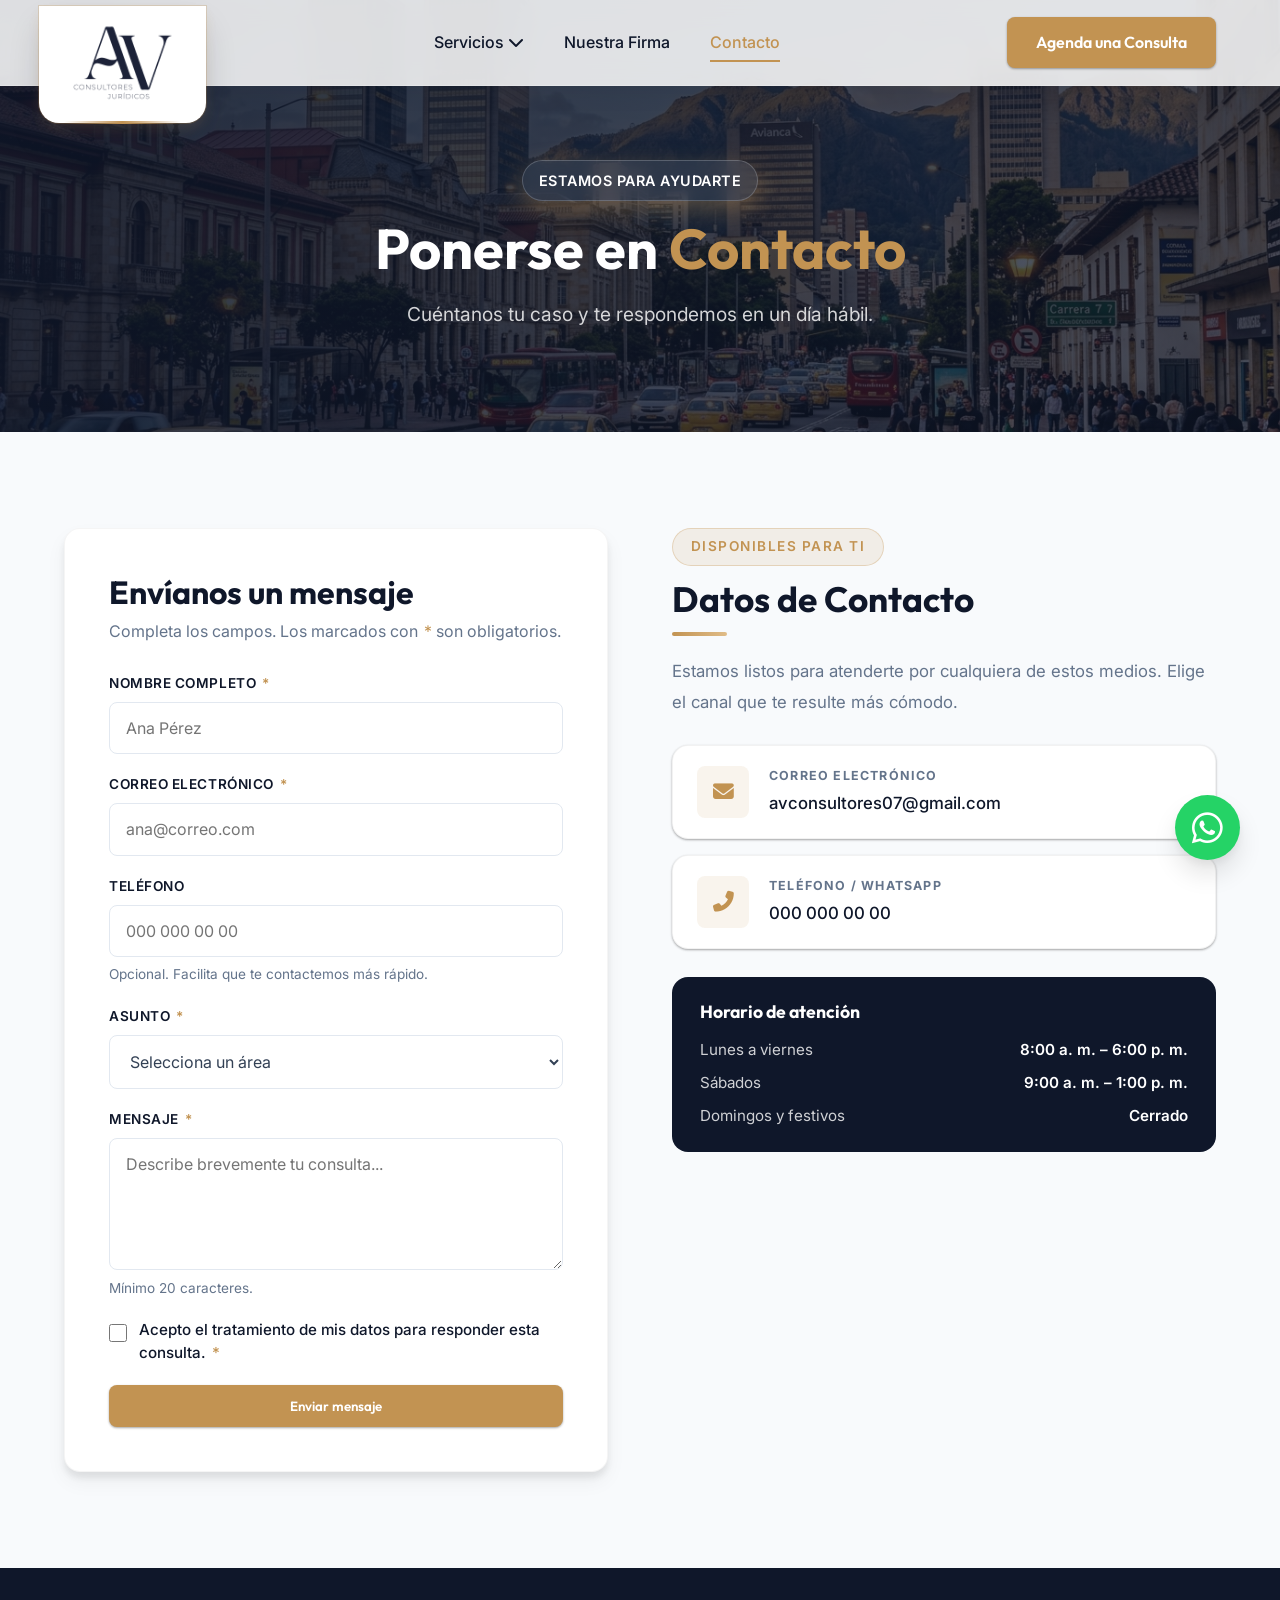
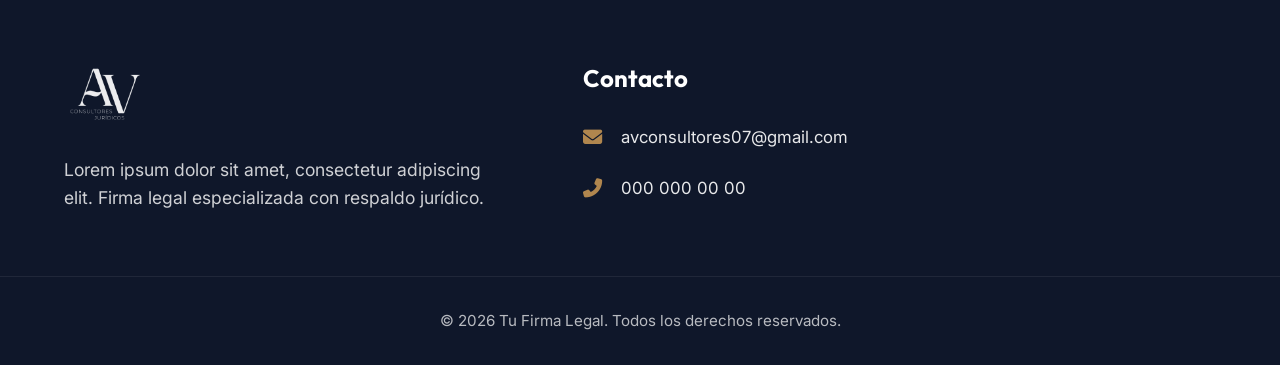
<file: contacto/index.html>
<!DOCTYPE html>
<html lang="es">
<head>
    <meta charset="UTF-8">
    <meta name="viewport" content="width=device-width, initial-scale=1.0">
    <title>Contacto | Tu Firma Legal</title>
    <meta name="description" content="Agenda una consulta o escríbenos. Estamos listos para atenderte por correo, teléfono o WhatsApp.">
    <link href="https://fonts.googleapis.com/css2?family=Outfit:wght@300;400;600;800&family=Inter:wght@400;500;600&display=swap" rel="stylesheet">
    <link rel="stylesheet" href="https://cdnjs.cloudflare.com/ajax/libs/font-awesome/6.4.0/css/all.min.css">
    <link rel="stylesheet" href="../styles.css">
</head>
<body class="contact-page">
    <a class="skip-link" href="#contenido-principal">Saltar al contenido</a>

    <header id="main-header" class="glass-header">
        <div class="container header-container">
            <a href="../index.html" class="logo">
                <img src="../img/logo-abogados.png" alt="AV Consultores Jurídicos" class="logo-img">
            </a>
            <nav class="main-nav" aria-label="Principal">
                <ul class="nav-list" id="menu-principal">
                    <li class="nav-item has-dropdown">
                        <a href="../servicios/index.html">Servicios <i class="fas fa-chevron-down" aria-hidden="true"></i></a>
                        <ul class="dropdown">
                            <li><a href="../servicios/derecho-civil/index.html">Derecho Civil</a></li>
                            <li><a href="../servicios/derecho-laboral/index.html">Derecho Laboral</a></li>
                            <li><a href="../servicios/derecho-administrativo/index.html">Derecho Administrativo</a></li>
                        </ul>
                    </li>
                    <li class="nav-item"><a href="../nuestra-firma/index.html">Nuestra Firma</a></li>
                    <li class="nav-item is-current"><a href="../contacto/index.html" aria-current="page">Contacto</a></li>
                </ul>
            </nav>
            <div class="header-actions">
                <a href="#formulario-contacto" class="btn btn-primary cta-agenda">Agenda una Consulta</a>
            </div>
            <button class="mobile-menu-btn" type="button" aria-label="Abrir menú" aria-expanded="false" aria-controls="menu-principal">
                <i class="fas fa-bars" aria-hidden="true"></i>
            </button>
        </div>
    </header>

    <section class="inner-hero" aria-labelledby="contact-hero-title" style="background: linear-gradient(135deg, rgba(15, 23, 42, 0.9) 0%, rgba(15, 23, 42, 0.7) 100%), url('../img/bogota_street_hero.jpg') center/cover no-repeat; border-bottom: none;">
        <div class="container" style="position: relative; z-index: 2;">
            <p class="badge" style="background: rgba(255,255,255,0.1); color: white; border: 1px solid rgba(255,255,255,0.2); display: inline-block; padding: 0.5rem 1rem; border-radius: 50px; font-weight: 600; font-size: 0.9rem; margin-bottom: 1rem;">Estamos para ayudarte</p>
            <h1 id="contact-hero-title" class="hero-title" style="color: white;">Ponerse en <span class="title-accent" style="color: var(--color-accent);">Contacto</span></h1>
            <p class="hero-subtitle" style="color: rgba(255,255,255,0.9);">Cuéntanos tu caso y te respondemos en un día hábil.</p>
        </div>
    </section>

    <main id="contenido-principal" class="content-section">
        <div class="container grid-2-cols">
            <form id="contact-form" class="contact-form" novalidate>
                <div class="contact-form-header">
                    <h2 id="formulario-contacto">Envíanos un mensaje</h2>
                    <p>Completa los campos. Los marcados con <span class="required-mark" aria-hidden="true">*</span> son obligatorios.</p>
                </div>

                <div class="form-status" role="status" aria-live="polite" tabindex="-1"></div>

                <div class="form-group">
                    <label class="form-label" for="contact-name">Nombre completo <span class="required-mark">*</span></label>
                    <input class="form-control" type="text" id="contact-name" name="name" autocomplete="name" required maxlength="80" placeholder="Ana Pérez">
                    <p class="form-error" id="contact-name-error">Ingresa tu nombre.</p>
                </div>

                <div class="form-group">
                    <label class="form-label" for="contact-email">Correo electrónico <span class="required-mark">*</span></label>
                    <input class="form-control" type="email" id="contact-email" name="email" autocomplete="email" required placeholder="ana@correo.com">
                    <p class="form-error" id="contact-email-error">Ingresa un correo válido.</p>
                </div>

                <div class="form-group">
                    <label class="form-label" for="contact-phone">Teléfono</label>
                    <input class="form-control" type="tel" id="contact-phone" name="phone" autocomplete="tel" inputmode="tel" placeholder="000 000 00 00">
                    <p class="form-hint">Opcional. Facilita que te contactemos más rápido.</p>
                    <p class="form-error" id="contact-phone-error">Ingresa un teléfono válido.</p>
                </div>

                <div class="form-group">
                    <label class="form-label" for="contact-topic">Asunto <span class="required-mark">*</span></label>
                    <select class="form-control" id="contact-topic" name="topic" required>
                        <option value="">Selecciona un área</option>
                        <option value="civil">Derecho Civil</option>
                        <option value="laboral">Derecho Laboral</option>
                        <option value="administrativo">Derecho Administrativo</option>
                        <option value="consulta">Consulta general</option>
                    </select>
                    <p class="form-error" id="contact-topic-error">Selecciona un asunto.</p>
                </div>

                <div class="form-group">
                    <label class="form-label" for="contact-message">Mensaje <span class="required-mark">*</span></label>
                    <textarea class="form-control" id="contact-message" name="message" rows="5" required minlength="20" maxlength="2000" placeholder="Describe brevemente tu consulta..."></textarea>
                    <p class="form-hint">Mínimo 20 caracteres.</p>
                    <p class="form-error" id="contact-message-error">Escribe un mensaje de al menos 20 caracteres.</p>
                </div>

                <div class="form-group form-consent">
                    <input type="checkbox" id="contact-consent" name="consent" required>
                    <label class="form-label" for="contact-consent">Acepto el tratamiento de mis datos para responder esta consulta. <span class="required-mark">*</span></label>
                </div>
                <p class="form-error" id="contact-consent-error">Debes aceptar para enviar el formulario.</p>

                <button type="submit" class="btn btn-primary contact-submit" id="contact-submit">
                    <span class="btn-spinner" aria-hidden="true"></span>
                    <span class="btn-label">Enviar mensaje</span>
                </button>
            </form>

            <aside class="contact-info-panel" aria-labelledby="datos-contacto-title">
                <div class="contact-info-header">
                    <span class="contact-info-label">Disponibles para ti</span>
                    <h2 id="datos-contacto-title" class="contact-info-title">Datos de Contacto</h2>
                    <div class="contact-info-divider"></div>
                    <p class="contact-info-desc">Estamos listos para atenderte por cualquiera de estos medios. Elige el canal que te resulte más cómodo.</p>
                </div>
                <ul class="contact-cards-list">

                    <li class="contact-card-item">
                        <div class="contact-card-icon" aria-hidden="true">
                            <i class="fas fa-envelope"></i>
                        </div>
                        <div class="contact-card-body">
                            <span class="contact-card-label">Correo electrónico</span>
                            <a href="mailto:avconsultores07@gmail.com" class="contact-card-value contact-card-link">avconsultores07@gmail.com</a>
                        </div>
                    </li>
                    <li class="contact-card-item">
                        <div class="contact-card-icon" aria-hidden="true">
                            <i class="fas fa-phone-alt"></i>
                        </div>
                        <div class="contact-card-body">
                            <span class="contact-card-label">Teléfono / WhatsApp</span>
                            <a href="tel:+570000000000" class="contact-card-value contact-card-link">000 000 00 00</a>
                        </div>
                    </li>
                </ul>
                <div class="contact-hours">
                    <h3>Horario de atención</h3>
                    <dl>
                        <dt>Lunes a viernes</dt>
                        <dd>8:00 a. m. – 6:00 p. m.</dd>
                        <dt>Sábados</dt>
                        <dd>9:00 a. m. – 1:00 p. m.</dd>
                        <dt>Domingos y festivos</dt>
                        <dd>Cerrado</dd>
                    </dl>
                </div>
            </aside>
        </div>
    </main>

    <footer id="contacto" class="main-footer dark-bg">
        <div class="container footer-grid">
            <div class="footer-brand">
                <a href="../index.html" class="logo footer-logo">
                    <img src="../img/logo-abogados.png" alt="AV Consultores Jurídicos" class="logo-img">
                </a>
                <p class="footer-desc">Lorem ipsum dolor sit amet, consectetur adipiscing elit. Firma legal especializada con respaldo jurídico.</p>
            </div>
            <div class="footer-contact">
                <h3>Contacto</h3>
                <ul class="contact-list">

                    <li><i class="fas fa-envelope" aria-hidden="true"></i> <a href="mailto:avconsultores07@gmail.com">avconsultores07@gmail.com</a></li>
                    <li><i class="fas fa-phone-alt" aria-hidden="true"></i> <a href="tel:+570000000000">000 000 00 00</a></li>
                </ul>
            </div>
        </div>
        <div class="footer-bottom">
            <div class="container">
                <p>&copy; 2026 Tu Firma Legal. Todos los derechos reservados.</p>
            </div>
        </div>
    </footer>

    <a href="https://wa.me/570000000000" class="whatsapp-float" target="_blank" rel="noopener noreferrer" aria-label="Escríbenos por WhatsApp">
        <i class="fab fa-whatsapp" aria-hidden="true"></i>
        <span class="wa-tooltip">¡Escríbenos Ya!</span>
    </a>

    <script src="../main.js"></script>
</body>
</html>
</file>
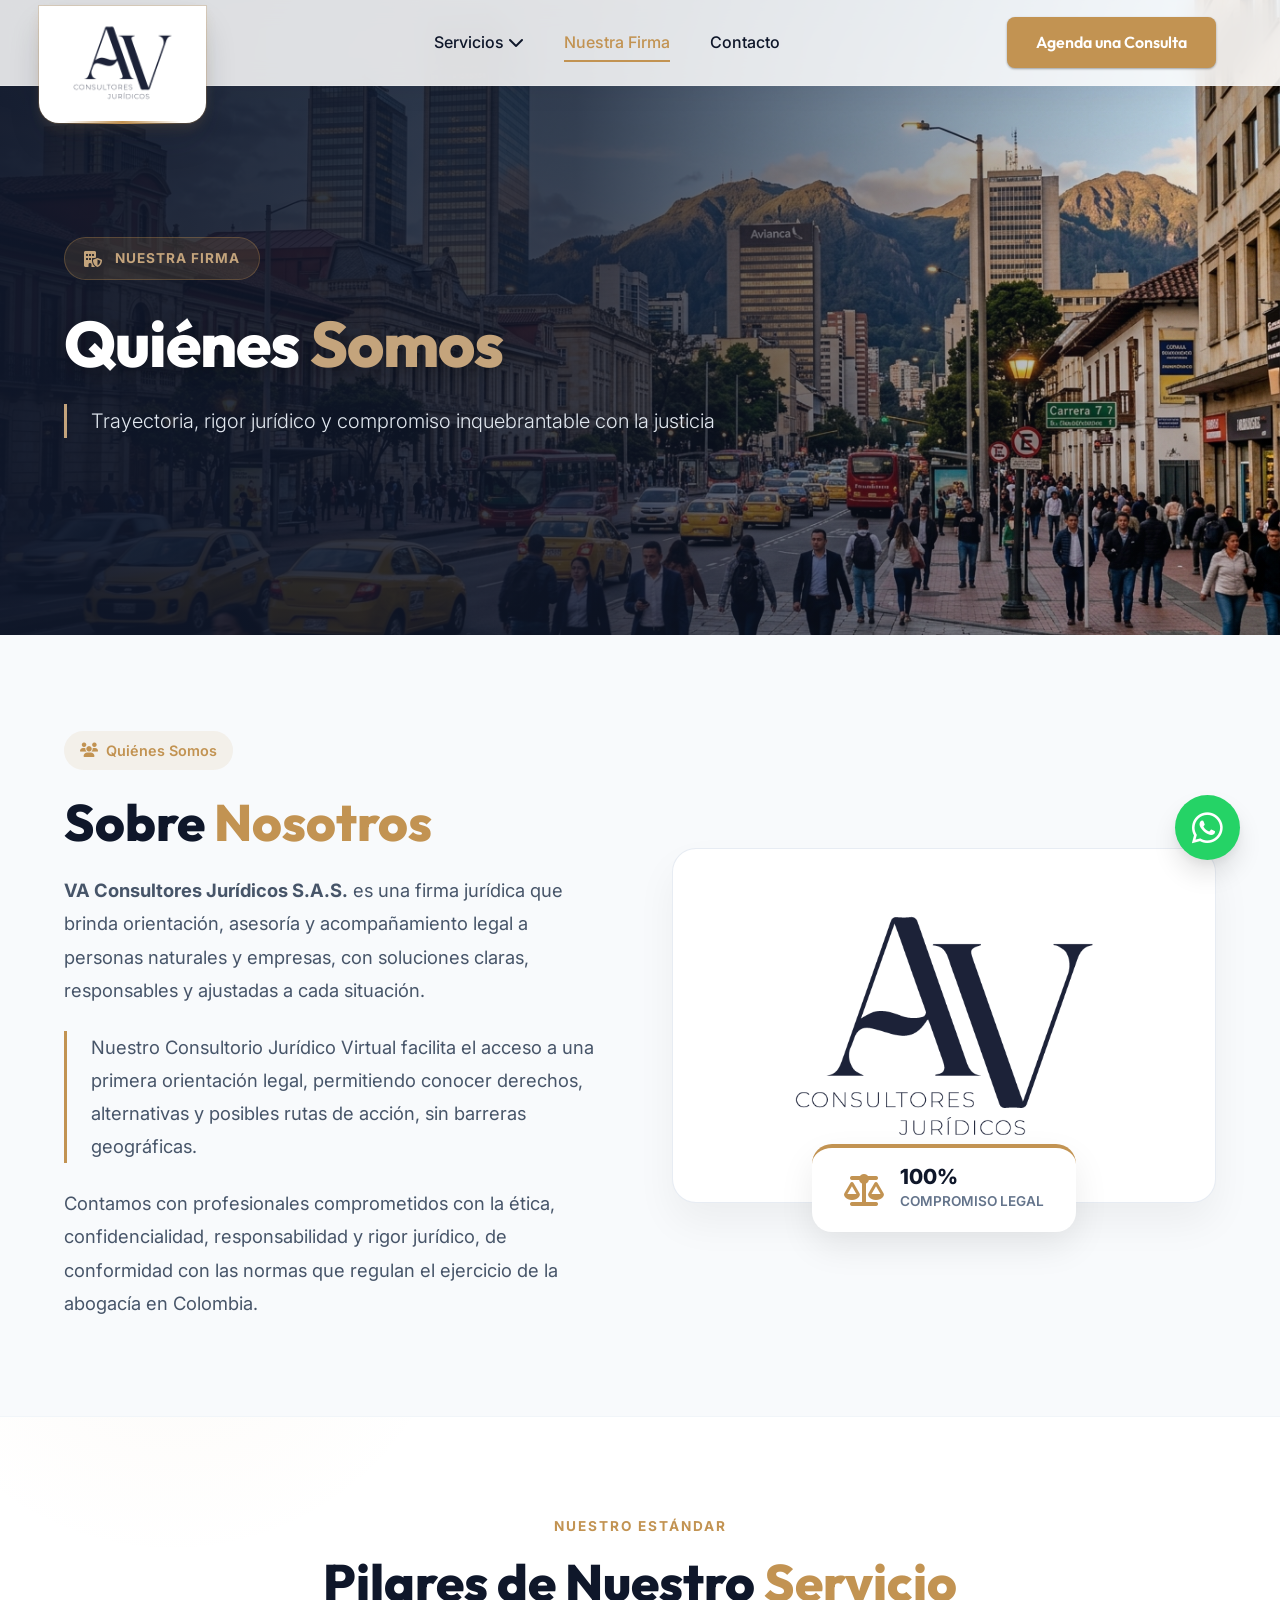
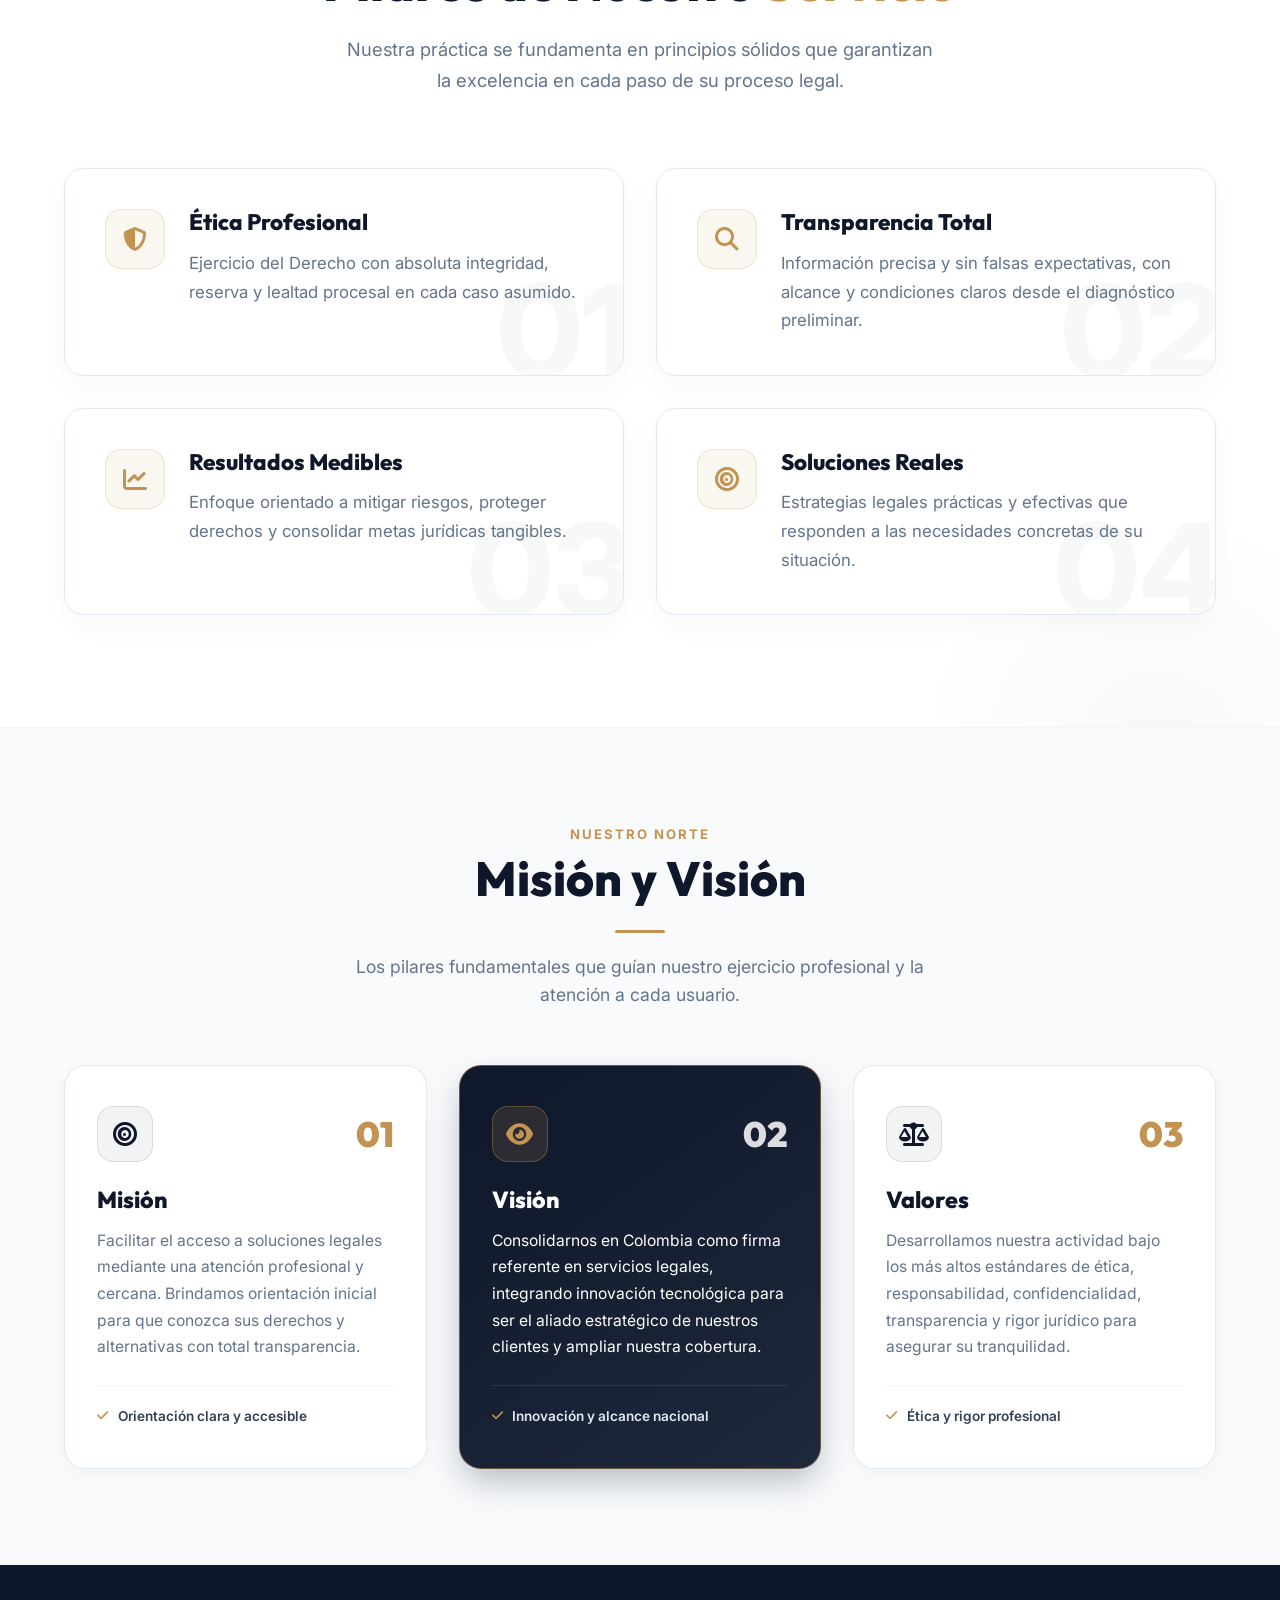
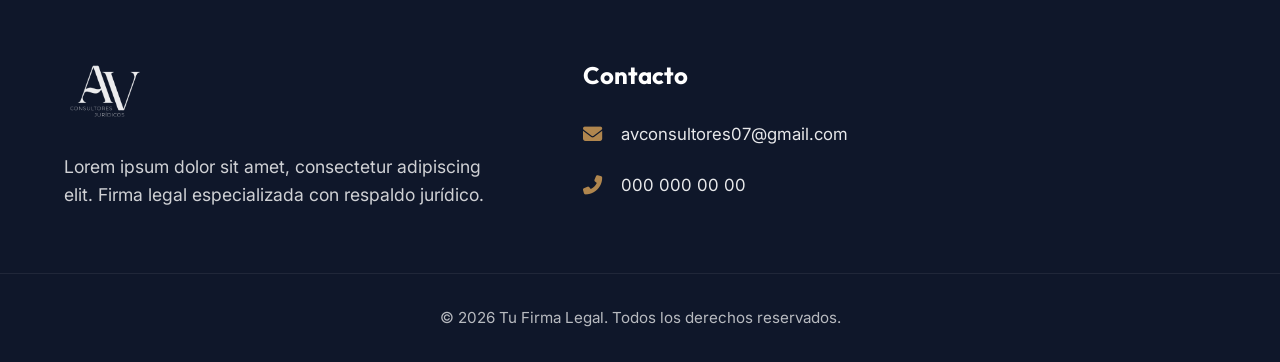
<file: nuestra-firma/index.html>
<!DOCTYPE html>
<html lang="es">

<head>
    <meta charset="UTF-8">
    <meta name="viewport" content="width=device-width, initial-scale=1.0">
    <title>Nuestra Firma | Tu Firma Legal</title>
    <link
        href="https://fonts.googleapis.com/css2?family=Outfit:wght@300;400;600;800&family=Inter:wght@400;500;600&display=swap"
        rel="stylesheet">
    <link rel="stylesheet" href="https://cdnjs.cloudflare.com/ajax/libs/font-awesome/6.4.0/css/all.min.css">
    <link rel="stylesheet" href="../styles.css">
    <style>
        /* Inner hero styles moved to inline HTML */

        /* Layout specific styles */
        .content-section {
            padding: var(--section-padding);
        }

        .grid-2-cols {
            display: grid;
            grid-template-columns: 1fr 1fr;
            gap: 4rem;
            align-items: center;
        }

        .grid-3-cols {
            display: grid;
            grid-template-columns: repeat(auto-fit, minmax(300px, 1fr));
            gap: 2.5rem;
        }

        .grid-layout {
            display: grid;
            grid-template-columns: 2.5fr 1fr;
            gap: 4rem;
        }

        /* Cards & Features */
        .feature-card {
            background: var(--color-bg-white);
            padding: 2.5rem;
            border-radius: var(--radius-lg);
            box-shadow: var(--shadow-sm);
            border-top: 4px solid var(--color-accent);
            transition: var(--transition);
            height: 100%;
        }

        .feature-card:hover {
            transform: translateY(-5px);
            box-shadow: var(--shadow-lg);
        }

        .feature-icon {
            font-size: 2.5rem;
            color: var(--color-accent);
            margin-bottom: 1.5rem;
        }

        /* Blog Cards */
        .blog-card {
            background: var(--color-bg-white);
            border-radius: var(--radius-lg);
            overflow: hidden;
            box-shadow: var(--shadow-md);
            height: 100%;
        }

        .blog-img {
            width: 100%;
            height: 250px;
            object-fit: cover;
        }

        .blog-content {
            padding: 2rem;
        }

        .blog-date {
            color: var(--color-accent);
            font-size: 0.9rem;
            font-weight: 600;
            margin-bottom: 0.5rem;
            display: block;
        }

        /* Forms */
        .contact-form {
            display: flex;
            flex-direction: column;
            gap: 1.5rem;
            background: var(--color-bg-white);
            padding: 3rem;
            border-radius: var(--radius-lg);
            box-shadow: var(--shadow-md);
        }

        .form-group input,
        .form-group textarea {
            width: 100%;
            padding: 1rem;
            border: 1px solid #e2e8f0;
            border-radius: var(--radius-md);
            font-family: var(--font-body);
        }

        /* Nuestra Firma Modern Layout */
        .firm-about-section {
            background: #ffffff;
            border-bottom: 1px solid rgba(15, 23, 42, 0.08);
        }

        .firm-trajectory-grid {
            display: grid;
            grid-template-columns: 1.15fr 1fr;
            gap: 4.5rem;
            align-items: center;
        }

        .service-category-tag {
            display: inline-flex;
            align-items: center;
            gap: 0.5rem;
            padding: 0.4rem 1rem;
            border-radius: 50px;
            background: rgba(194, 147, 82, 0.12);
            color: #92672e;
            font-size: 0.85rem;
            font-weight: 700;
            margin-bottom: 1.25rem;
            border: 1px solid rgba(194, 147, 82, 0.28);
        }

        .firm-section-title {
            font-size: clamp(2.3rem, 3.8vw, 3rem);
            color: var(--color-primary);
            font-weight: 800;
            line-height: 1.15;
            margin-bottom: 1.5rem;
        }

        .firm-lead-p {
            font-size: 1.15rem;
            line-height: 1.85;
            color: #334155;
            margin-bottom: 1.25rem;
        }

        .firm-body-p {
            font-size: 1.05rem;
            line-height: 1.8;
            color: #64748b;
            margin-bottom: 2rem;
        }

        .firm-badges-row {
            display: grid;
            grid-template-columns: 1fr 1fr;
            gap: 1.25rem;
            margin-bottom: 2.5rem;
        }

        .firm-badge-item {
            display: flex;
            align-items: center;
            gap: 1rem;
            background: #f8fafc;
            border: 1px solid #e2e8f0;
            padding: 1rem 1.25rem;
            border-radius: 14px;
        }

        .firm-badge-item i {
            font-size: 1.6rem;
            color: var(--color-accent);
            background: rgba(194, 147, 82, 0.12);
            padding: 0.6rem;
            border-radius: 10px;
        }

        .firm-badge-item strong {
            display: block;
            color: var(--color-primary);
            font-size: 0.95rem;
        }

        .firm-badge-item span {
            display: block;
            font-size: 0.8rem;
            color: #64748b;
        }

        .firm-cta-btn {
            display: inline-flex;
            align-items: center;
            gap: 0.85rem;
            padding: 1rem 2rem;
            font-size: 1.05rem;
            font-weight: 700;
            border-radius: 14px;
        }

        .firm-image-frame {
            position: relative;
            border-radius: 24px;
            overflow: hidden;
            box-shadow: 0 20px 40px -10px rgba(15, 23, 42, 0.18);
        }

        .firm-hero-img {
            width: 100%;
            height: 460px;
            object-fit: cover;
            display: block;
            transition: transform 0.5s ease;
        }

        .firm-image-frame:hover .firm-hero-img {
            transform: scale(1.03);
        }

        .firm-float-card {
            position: absolute;
            bottom: 1.5rem;
            left: 1.5rem;
            right: 1.5rem;
            background: rgba(15, 23, 42, 0.88);
            backdrop-filter: blur(10px);
            padding: 1.15rem 1.5rem;
            border-radius: 18px;
            display: flex;
            align-items: center;
            gap: 1.25rem;
            border: 1px solid rgba(194, 147, 82, 0.3);
            color: #ffffff;
        }

        .firm-float-icon {
            width: 48px;
            height: 48px;
            border-radius: 12px;
            background: rgba(194, 147, 82, 0.2);
            color: var(--color-accent);
            display: flex;
            align-items: center;
            justify-content: center;
            font-size: 1.4rem;
            flex-shrink: 0;
        }

        .float-card-title {
            display: block;
            font-family: var(--font-heading);
            font-weight: 800;
            font-size: 1.1rem;
            color: #ffffff;
        }

        .float-card-sub {
            display: block;
            font-size: 0.85rem;
            color: #cbd5e1;
        }

        /* Bloque Valores */
        .firm-values-section {
            background: #f8fafc;
        }

        .values-header {
            margin-bottom: 3.5rem;
        }

        .sub-label {
            font-size: 0.82rem;
            text-transform: uppercase;
            letter-spacing: 0.15em;
            color: var(--color-accent);
            font-weight: 700;
            display: block;
            margin-bottom: 0.35rem;
        }

        .title-divider {
            width: 50px;
            height: 3px;
            background: var(--color-accent);
            margin: 1rem auto 1.25rem;
            border-radius: 2px;
        }

        .values-subtitle {
            font-size: 1.1rem;
            color: #64748b;
            max-width: 600px;
            margin: 0 auto;
        }

        .values-cards-grid {
            display: grid;
            grid-template-columns: repeat(3, 1fr);
            gap: 2rem;
        }

        .value-card {
            background: #ffffff;
            border: 1px solid rgba(226, 232, 240, 0.9);
            border-radius: 22px;
            padding: 2.5rem 2rem;
            transition: all 0.35s ease;
            position: relative;
            display: flex;
            flex-direction: column;
            box-shadow: 0 4px 16px rgba(15, 23, 42, 0.04);
        }

        .value-card:hover {
            transform: translateY(-8px);
            border-color: rgba(194, 147, 82, 0.4);
            box-shadow: 0 18px 36px -6px rgba(15, 23, 42, 0.12);
        }

        .value-card.value-featured {
            background: linear-gradient(145deg, var(--color-primary) 0%, #1e293b 100%);
            border-color: rgba(194, 147, 82, 0.5);
            box-shadow: 0 15px 35px -5px rgba(15, 23, 42, 0.3);
        }

        .value-card.value-featured h3,
        .value-card.value-featured p {
            color: #ffffff;
        }
        
        .value-card.value-featured .value-highlight {
            color: #e2e8f0;
            border-top-color: rgba(255, 255, 255, 0.1);
        }
        
        .value-card.value-featured .value-num {
            color: rgba(255, 255, 255, 0.85); /* Blanco muy visible en la tarjeta azul */
        }

        .value-card-top {
            display: flex;
            justify-content: space-between;
            align-items: center;
            margin-bottom: 1.5rem;
        }

        .value-icon-box {
            width: 56px;
            height: 56px;
            border-radius: 16px;
            background: rgba(15, 23, 42, 0.05);
            color: var(--color-primary);
            display: flex;
            align-items: center;
            justify-content: center;
            font-size: 1.5rem;
            border: 1px solid rgba(15, 23, 42, 0.1);
            transition: transform 0.3s ease;
        }

        .value-card:hover .value-icon-box {
            transform: scale(1.08) rotate(-4deg);
        }

        .value-icon-box.icon-gold {
            background: rgba(194, 147, 82, 0.15);
            color: var(--color-accent);
            border-color: rgba(194, 147, 82, 0.35);
        }

        .value-num {
            font-family: var(--font-heading);
            font-size: 2.2rem;
            font-weight: 900;
            color: var(--color-accent); /* Color dorado de la marca */
            line-height: 1;
        }

        .value-card h3 {
            font-size: 1.45rem;
            color: var(--color-primary);
            font-weight: 800;
            margin-bottom: 0.85rem;
        }

        .value-card p {
            font-size: 0.98rem;
            color: #64748b;
            line-height: 1.7;
            margin-bottom: 1.5rem;
        }

        .value-highlight {
            margin-top: auto;
            padding-top: 1.25rem;
            border-top: 1px solid #f1f5f9;
            font-size: 0.85rem;
            font-weight: 600;
            color: #334155;
            display: flex;
            align-items: center;
            gap: 0.6rem;
        }

        .value-highlight i {
            color: var(--color-accent);
            font-size: 0.8rem;
        }

        @media (max-width: 992px) {
            .firm-trajectory-grid {
                grid-template-columns: 1fr;
                gap: 3rem;
            }

            .values-cards-grid {
                grid-template-columns: 1fr;
            }

            .firm-hero-img {
                height: 320px;
            }

            .firm-badges-row {
                grid-template-columns: 1fr;
            }
        }
    </style>
</head>

<body>
    <header id="main-header" class="glass-header">
        <div class="container header-container">
            <a href="../index.html" class="logo">
                <img src="../img/logo-abogados.png" alt="AV Consultores Jurídicos" class="logo-img">
            </a>
            <nav class="main-nav">
                <ul class="nav-list">
                    <li class="nav-item has-dropdown">
                        <a href="../servicios/index.html">Servicios <i class="fas fa-chevron-down"></i></a>
                        <ul class="dropdown">
                            <li><a href="../servicios/derecho-civil/index.html">Derecho Civil</a></li>
                            <li><a href="../servicios/derecho-laboral/index.html">Derecho Laboral</a></li>
                            <li><a href="../servicios/derecho-administrativo/index.html">Derecho Administrativo</a></li>
                        </ul>
                    </li>
                    <li class="nav-item is-current"><a href="../nuestra-firma/index.html" aria-current="page">Nuestra
                            Firma</a></li>
                    <li class="nav-item"><a href="../contacto/index.html">Contacto</a></li>
                </ul>
            </nav>
            <div class="header-actions">
                <a href="../contacto/index.html" class="btn btn-primary cta-agenda">Agenda una Consulta</a>
            </div>
            <button class="mobile-menu-btn" aria-label="Abrir menÃº"><i class="fas fa-bars"></i></button>
        </div>
    </header>
    <section style="background: url('../img/bogota_street_hero.jpg') center/cover no-repeat; padding: 180px 0 140px; position: relative;">
        <!-- Capa de oscurecimiento (Degradado lateral) -->
        <div style="position: absolute; inset: 0; background: linear-gradient(90deg, rgba(15, 23, 42, 0.95) 0%, rgba(15, 23, 42, 0.8) 45%, rgba(15, 23, 42, 0) 100%); z-index: 0;"></div>
        
        <div class="container" style="position: relative; z-index: 1; display: flex; align-items: center; min-height: 35vh;">
            <div style="max-width: 700px;">
                <!-- Badge -->
                <div style="display: inline-flex; align-items: center; gap: 0.8rem; background: rgba(194, 147, 82, 0.15); padding: 0.6rem 1.2rem; border-radius: 50px; border: 1px solid rgba(194, 147, 82, 0.3); margin-bottom: 1.8rem;">
                    <i class="fas fa-building-shield" style="color: #c4a47c;"></i>
                    <span style="color: #c4a47c; font-weight: 700; text-transform: uppercase; font-size: 0.85rem; letter-spacing: 1px;">Nuestra Firma</span>
                </div>
                
                <!-- Título -->
                <h1 style="font-size: clamp(3rem, 5vw, 4.8rem); font-weight: 800; color: #ffffff; line-height: 1.1; margin-bottom: 1.5rem; text-shadow: 0 4px 20px rgba(0,0,0,0.3); letter-spacing: -1px;">Quiénes <span style="color: #c4a47c;">Somos</span></h1>
                
                <!-- Subtítulo -->
                <p style="font-size: 1.25rem; color: #e2e8f0; line-height: 1.7; border-left: 3px solid #c4a47c; padding-left: 1.5rem; margin-bottom: 0; font-weight: 300;">Trayectoria, rigor jurídico y compromiso inquebrantable con la justicia</p>
            </div>
        </div>
    </section>

    <!-- Bloque 1: Trayectoria y Excelencia -->
    <section class="content-section" style="padding-top: 6rem; padding-bottom: 6rem;">
        <div class="container">
            <div style="display: grid; grid-template-columns: repeat(auto-fit, minmax(300px, 1fr)); gap: 4rem; align-items: center;">
                
                <!-- Columna Izquierda: Textos -->
                <div>
                    <span style="display: inline-flex; align-items: center; gap: 0.5rem; background: rgba(194, 147, 82, 0.1); color: var(--color-accent); padding: 0.5rem 1rem; border-radius: 50px; font-weight: 600; font-size: 0.9rem; margin-bottom: 1.5rem;">
                        <i class="fas fa-users"></i> Quiénes Somos
                    </span>
                    <h2 style="font-size: clamp(2.5rem, 4vw, 3.5rem); color: var(--color-primary); font-weight: 800; margin-bottom: 1.5rem; line-height: 1.1;">
                        Sobre <span style="color: var(--color-accent);">Nosotros</span>
                    </h2>
                    
                    <p style="font-size: 1.15rem; color: #475569; line-height: 1.8; margin-bottom: 1.5rem;">
                        <strong>VA Consultores Jurídicos S.A.S.</strong> es una firma jurídica que brinda orientación, asesoría y acompañamiento legal a personas naturales y empresas, con soluciones claras, responsables y ajustadas a cada situación.
                    </p>
                    <p style="font-size: 1.15rem; color: #475569; line-height: 1.8; margin-bottom: 1.5rem; border-left: 3px solid var(--color-accent); padding-left: 1.5rem;">
                        Nuestro Consultorio Jurídico Virtual facilita el acceso a una primera orientación legal, permitiendo conocer derechos, alternativas y posibles rutas de acción, sin barreras geográficas.
                    </p>
                    <p style="font-size: 1.15rem; color: #475569; line-height: 1.8; margin-bottom: 0;">
                        Contamos con profesionales comprometidos con la ética, confidencialidad, responsabilidad y rigor jurídico, de conformidad con las normas que regulan el ejercicio de la abogacía en Colombia.
                    </p>
                </div>

                <!-- Columna Derecha: Imagen Representativa -->
                <div style="position: relative; display: flex; align-items: center; justify-content: center; background: white; border-radius: 24px; padding: 3rem; box-shadow: 0 20px 40px rgba(0,0,0,0.05); border: 1px solid rgba(226, 232, 240, 0.8);">
                    <img src="../img/logo-abogados.png" alt="Nuestra Firma" style="width: 100%; max-width: 350px; height: auto; object-fit: contain;">
                    <!-- Elemento Decorativo -->
                    <div style="position: absolute; bottom: -30px; left: 50%; transform: translateX(-50%); background: white; padding: 1.2rem 2rem; border-radius: 20px; box-shadow: 0 15px 35px rgba(0,0,0,0.08); display: flex; align-items: center; gap: 1rem; border-top: 4px solid var(--color-accent); white-space: nowrap;">
                        <i class="fas fa-scale-balanced" style="font-size: 2rem; color: var(--color-accent);"></i>
                        <div>
                            <div style="font-weight: 800; font-size: 1.3rem; color: var(--color-primary); line-height: 1;">100%</div>
                            <div style="color: #64748b; font-size: 0.85rem; font-weight: 600; text-transform: uppercase; margin-top: 0.2rem;">Compromiso Legal</div>
                        </div>
                    </div>
                </div>

            </div>
        </div>
    </section>

    <!-- Pilares de Nuestro Servicio -->
    <section class="content-section" style="background: #ffffff; padding-top: 6rem; padding-bottom: 7rem; position: relative; overflow: hidden; border-top: 1px solid #f1f5f9; border-bottom: 1px solid #f1f5f9;">
        <!-- Efecto de brillo de fondo suave -->
        <div style="position: absolute; top: -50%; left: -10%; width: 600px; height: 600px; background: radial-gradient(circle, rgba(194, 147, 82, 0.05) 0%, rgba(255, 255, 255, 0) 70%); border-radius: 50%; z-index: 0;"></div>
        <div style="position: absolute; bottom: -30%; right: -10%; width: 500px; height: 500px; background: radial-gradient(circle, rgba(15, 23, 42, 0.03) 0%, rgba(255, 255, 255, 0) 70%); border-radius: 50%; z-index: 0;"></div>

        <div class="container" style="position: relative; z-index: 1;">
            <div style="text-align: center; margin-bottom: 4.5rem;">
                <span style="color: var(--color-accent); font-weight: 700; letter-spacing: 2px; text-transform: uppercase; font-size: 0.85rem; margin-bottom: 1rem; display: inline-block;">Nuestro Estándar</span>
                <h2 style="font-size: clamp(2.5rem, 4vw, 3.5rem); color: var(--color-primary); font-weight: 800; margin-bottom: 1.5rem; line-height: 1.1;">Pilares de Nuestro <span style="color: var(--color-accent);">Servicio</span></h2>
                <p style="font-size: 1.15rem; color: #64748b; max-width: 600px; margin: 0 auto; line-height: 1.7;">Nuestra práctica se fundamenta en principios sólidos que garantizan la excelencia en cada paso de su proceso legal.</p>
            </div>

            <div style="display: grid; grid-template-columns: repeat(auto-fit, minmax(400px, 1fr)); gap: 2rem;">
                
                <!-- Pilar 1 -->
                <div style="background: #ffffff; border: 1px solid #e2e8f0; border-radius: 20px; padding: 2.5rem; display: flex; gap: 1.5rem; align-items: flex-start; transition: all 0.3s ease; position: relative; overflow: hidden; box-shadow: 0 10px 30px rgba(15, 23, 42, 0.03);" onmouseover="this.style.borderColor='rgba(194, 147, 82, 0.4)'; this.style.boxShadow='0 20px 40px rgba(15, 23, 42, 0.08)'; this.style.transform='translateY(-5px)';" onmouseout="this.style.borderColor='#e2e8f0'; this.style.boxShadow='0 10px 30px rgba(15, 23, 42, 0.03)'; this.style.transform='translateY(0)';">
                    <div style="position: absolute; right: -10px; bottom: -20px; font-size: 8rem; font-weight: 800; color: rgba(15, 23, 42, 0.03); line-height: 1; z-index: 0; pointer-events: none;">01</div>
                    <div style="width: 60px; height: 60px; flex-shrink: 0; background: rgba(194, 147, 82, 0.08); border-radius: 16px; border: 1px solid rgba(194, 147, 82, 0.2); display: flex; align-items: center; justify-content: center; color: var(--color-accent); font-size: 1.5rem; position: relative; z-index: 1;">
                        <i class="fas fa-shield-halved"></i>
                    </div>
                    <div style="position: relative; z-index: 1;">
                        <h3 style="font-size: 1.4rem; color: var(--color-primary); font-weight: 800; margin-bottom: 0.8rem;">Ética Profesional</h3>
                        <p style="color: #64748b; line-height: 1.7; font-size: 1.05rem; margin: 0;">Ejercicio del Derecho con absoluta integridad, reserva y lealtad procesal en cada caso asumido.</p>
                    </div>
                </div>

                <!-- Pilar 2 -->
                <div style="background: #ffffff; border: 1px solid #e2e8f0; border-radius: 20px; padding: 2.5rem; display: flex; gap: 1.5rem; align-items: flex-start; transition: all 0.3s ease; position: relative; overflow: hidden; box-shadow: 0 10px 30px rgba(15, 23, 42, 0.03);" onmouseover="this.style.borderColor='rgba(194, 147, 82, 0.4)'; this.style.boxShadow='0 20px 40px rgba(15, 23, 42, 0.08)'; this.style.transform='translateY(-5px)';" onmouseout="this.style.borderColor='#e2e8f0'; this.style.boxShadow='0 10px 30px rgba(15, 23, 42, 0.03)'; this.style.transform='translateY(0)';">
                    <div style="position: absolute; right: -10px; bottom: -20px; font-size: 8rem; font-weight: 800; color: rgba(15, 23, 42, 0.03); line-height: 1; z-index: 0; pointer-events: none;">02</div>
                    <div style="width: 60px; height: 60px; flex-shrink: 0; background: rgba(194, 147, 82, 0.08); border-radius: 16px; border: 1px solid rgba(194, 147, 82, 0.2); display: flex; align-items: center; justify-content: center; color: var(--color-accent); font-size: 1.5rem; position: relative; z-index: 1;">
                        <i class="fas fa-search"></i>
                    </div>
                    <div style="position: relative; z-index: 1;">
                        <h3 style="font-size: 1.4rem; color: var(--color-primary); font-weight: 800; margin-bottom: 0.8rem;">Transparencia Total</h3>
                        <p style="color: #64748b; line-height: 1.7; font-size: 1.05rem; margin: 0;">Información precisa y sin falsas expectativas, con alcance y condiciones claros desde el diagnóstico preliminar.</p>
                    </div>
                </div>

                <!-- Pilar 3 -->
                <div style="background: #ffffff; border: 1px solid #e2e8f0; border-radius: 20px; padding: 2.5rem; display: flex; gap: 1.5rem; align-items: flex-start; transition: all 0.3s ease; position: relative; overflow: hidden; box-shadow: 0 10px 30px rgba(15, 23, 42, 0.03);" onmouseover="this.style.borderColor='rgba(194, 147, 82, 0.4)'; this.style.boxShadow='0 20px 40px rgba(15, 23, 42, 0.08)'; this.style.transform='translateY(-5px)';" onmouseout="this.style.borderColor='#e2e8f0'; this.style.boxShadow='0 10px 30px rgba(15, 23, 42, 0.03)'; this.style.transform='translateY(0)';">
                    <div style="position: absolute; right: -10px; bottom: -20px; font-size: 8rem; font-weight: 800; color: rgba(15, 23, 42, 0.03); line-height: 1; z-index: 0; pointer-events: none;">03</div>
                    <div style="width: 60px; height: 60px; flex-shrink: 0; background: rgba(194, 147, 82, 0.08); border-radius: 16px; border: 1px solid rgba(194, 147, 82, 0.2); display: flex; align-items: center; justify-content: center; color: var(--color-accent); font-size: 1.5rem; position: relative; z-index: 1;">
                        <i class="fas fa-chart-line"></i>
                    </div>
                    <div style="position: relative; z-index: 1;">
                        <h3 style="font-size: 1.4rem; color: var(--color-primary); font-weight: 800; margin-bottom: 0.8rem;">Resultados Medibles</h3>
                        <p style="color: #64748b; line-height: 1.7; font-size: 1.05rem; margin: 0;">Enfoque orientado a mitigar riesgos, proteger derechos y consolidar metas jurídicas tangibles.</p>
                    </div>
                </div>

                <!-- Pilar 4 -->
                <div style="background: #ffffff; border: 1px solid #e2e8f0; border-radius: 20px; padding: 2.5rem; display: flex; gap: 1.5rem; align-items: flex-start; transition: all 0.3s ease; position: relative; overflow: hidden; box-shadow: 0 10px 30px rgba(15, 23, 42, 0.03);" onmouseover="this.style.borderColor='rgba(194, 147, 82, 0.4)'; this.style.boxShadow='0 20px 40px rgba(15, 23, 42, 0.08)'; this.style.transform='translateY(-5px)';" onmouseout="this.style.borderColor='#e2e8f0'; this.style.boxShadow='0 10px 30px rgba(15, 23, 42, 0.03)'; this.style.transform='translateY(0)';">
                    <div style="position: absolute; right: -10px; bottom: -20px; font-size: 8rem; font-weight: 800; color: rgba(15, 23, 42, 0.03); line-height: 1; z-index: 0; pointer-events: none;">04</div>
                    <div style="width: 60px; height: 60px; flex-shrink: 0; background: rgba(194, 147, 82, 0.08); border-radius: 16px; border: 1px solid rgba(194, 147, 82, 0.2); display: flex; align-items: center; justify-content: center; color: var(--color-accent); font-size: 1.5rem; position: relative; z-index: 1;">
                        <i class="fas fa-bullseye"></i>
                    </div>
                    <div style="position: relative; z-index: 1;">
                        <h3 style="font-size: 1.4rem; color: var(--color-primary); font-weight: 800; margin-bottom: 0.8rem;">Soluciones Reales</h3>
                        <p style="color: #64748b; line-height: 1.7; font-size: 1.05rem; margin: 0;">Estrategias legales prácticas y efectivas que responden a las necesidades concretas de su situación.</p>
                    </div>
                </div>

            </div>
        </div>
    </section>

    <!-- Bloque 2: Nuestros Valores -->
    <section class="content-section firm-values-section">
        <div class="container">
            <div class="values-header text-center">
                <span class="sub-label">Nuestro Norte</span>
                <h2 class="firm-section-title">Misión y <span class="title-accent">Visión</span></h2>
                <div class="title-divider"></div>
                <p class="values-subtitle">Los pilares fundamentales que guían nuestro ejercicio profesional y la
                    atención a cada usuario.</p>
            </div>

            <div class="values-cards-grid">
                <!-- Valor 1: Misión -->
                <div class="value-card">
                    <div class="value-card-top">
                        <div class="value-icon-box">
                            <i class="fas fa-bullseye"></i>
                        </div>
                        <span class="value-num">01</span>
                    </div>
                    <h3>Misión</h3>
                    <p>Facilitar el acceso a soluciones legales mediante una atención profesional y cercana. Brindamos
                        orientación inicial para que conozca sus derechos y alternativas con total transparencia.</p>
                    <div class="value-highlight">
                        <i class="fas fa-check"></i> Orientación clara y accesible
                    </div>
                </div>

                <!-- Valor 2: Visión (Destacada) -->
                <div class="value-card value-featured">
                    <div class="value-card-top">
                        <div class="value-icon-box icon-gold">
                            <i class="fas fa-eye"></i>
                        </div>
                        <span class="value-num">02</span>
                    </div>
                    <h3>Visión</h3>
                    <p>Consolidarnos en Colombia como firma referente en servicios legales, integrando innovación
                        tecnológica para ser el aliado estratégico de nuestros clientes y ampliar nuestra cobertura.</p>
                    <div class="value-highlight">
                        <i class="fas fa-check"></i> Innovación y alcance nacional
                    </div>
                </div>

                <!-- Valor 3: Valores -->
                <div class="value-card">
                    <div class="value-card-top">
                        <div class="value-icon-box">
                            <i class="fas fa-scale-balanced"></i>
                        </div>
                        <span class="value-num">03</span>
                    </div>
                    <h3>Valores</h3>
                    <p>Desarrollamos nuestra actividad bajo los más altos estándares de ética, responsabilidad,
                        confidencialidad, transparencia y rigor jurídico para asegurar su tranquilidad.</p>
                    <div class="value-highlight">
                        <i class="fas fa-check"></i> Ética y rigor profesional
                    </div>
                </div>
            </div>
        </div>
    </section>
    
    <!-- 6. FOOTER -->
    <footer id="contacto" class="main-footer dark-bg">
        <div class="container footer-grid">
            <div class="footer-brand">
                <a href="../index.html" class="logo footer-logo">
                    <img src="../img/logo-abogados.png" alt="AV Consultores Jurídicos" class="logo-img">
                </a>
                <p class="footer-desc">Lorem ipsum dolor sit amet, consectetur adipiscing elit. Firma legal especializada con respaldo jurídico.</p>
            </div>
            
            <div class="footer-contact">
                <h3>Contacto</h3>
                <ul class="contact-list">
                    <li><i class="fas fa-envelope"></i> <a href="mailto:avconsultores07@gmail.com">avconsultores07@gmail.com</a></li>
                    <li><i class="fas fa-phone-alt"></i> <a href="tel:+570000000000">000 000 00 00</a></li>
                </ul>
            </div>
        </div>
        
        <div class="footer-bottom">
            <div class="container">
                <p>&copy; 2026 Tu Firma Legal. Todos los derechos reservados.</p>
            </div>
        </div>
    </footer>

    <!-- WIDGETS -->
    <a href="https://wa.me/570000000000" class="whatsapp-float" target="_blank" rel="noopener">
        <i class="fab fa-whatsapp"></i>
    </a>
    <script src="../main.js"></script>
</body>

</html>
</file>
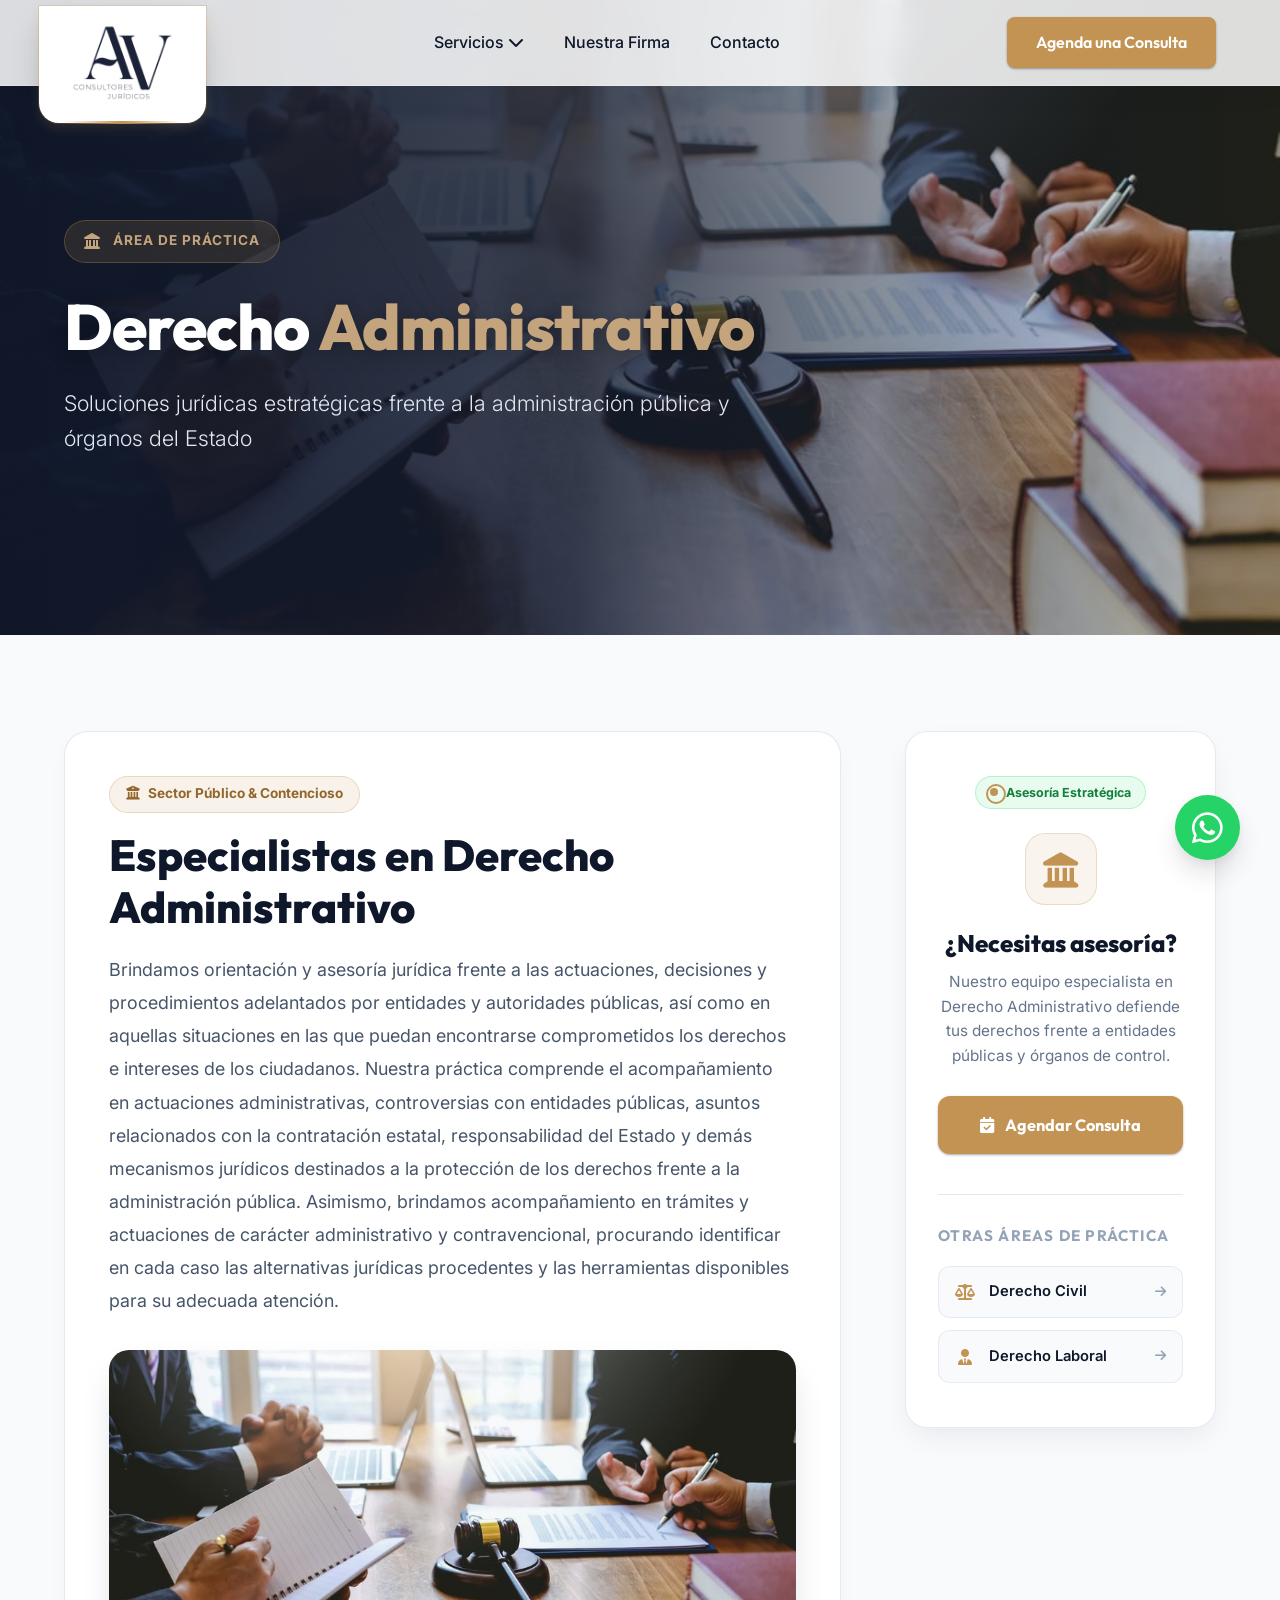
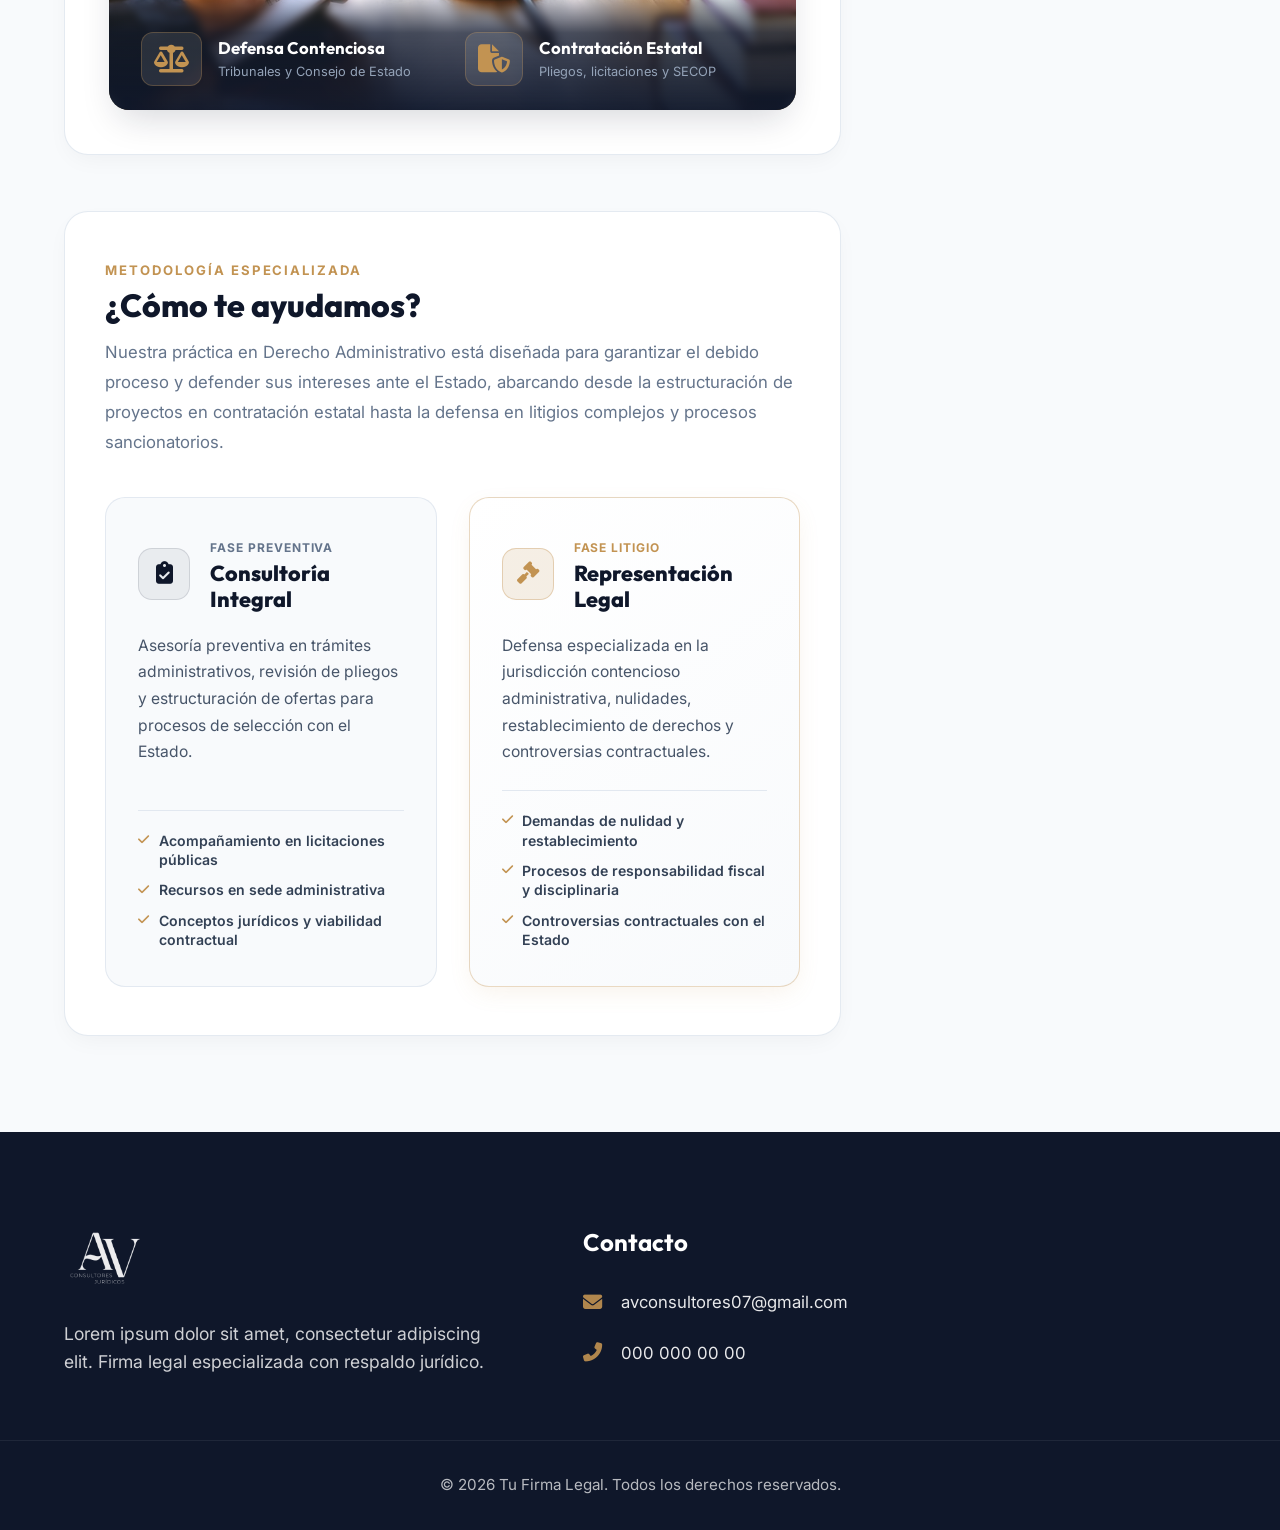
<file: servicios/derecho-administrativo/index.html>
<!DOCTYPE html>
<html lang="es">
<head>
    <meta charset="UTF-8">
    <meta name="viewport" content="width=device-width, initial-scale=1.0">
    <title>Derecho Administrativo | Tu Firma Legal</title>
    <link href="https://fonts.googleapis.com/css2?family=Outfit:wght@300;400;600;800&family=Inter:wght@400;500;600&display=swap" rel="stylesheet">
    <link rel="stylesheet" href="https://cdnjs.cloudflare.com/ajax/libs/font-awesome/6.4.0/css/all.min.css">
    <link rel="stylesheet" href="../../styles.css">
    <style>
        /* Inner hero styles moved to inline HTML */
        
        /* Layout specific styles */
        .content-section { padding: var(--section-padding); }
        .grid-2-cols { display: grid; grid-template-columns: 1fr 1fr; gap: 4rem; align-items: center; }
        .grid-3-cols { display: grid; grid-template-columns: repeat(auto-fit, minmax(300px, 1fr)); gap: 2.5rem; }
        .grid-layout { display: grid; grid-template-columns: 2.5fr 1fr; gap: 4rem; }
        
        /* Cards & Features */
        .feature-card { background: var(--color-bg-white); padding: 2.5rem; border-radius: var(--radius-lg); box-shadow: var(--shadow-sm); border-top: 4px solid var(--color-accent); transition: var(--transition); height: 100%;}
        .feature-card:hover { transform: translateY(-5px); box-shadow: var(--shadow-lg); }
        .feature-icon { font-size: 2.5rem; color: var(--color-accent); margin-bottom: 1.5rem; }
        
        /* Blog Cards */
        .blog-card { background: var(--color-bg-white); border-radius: var(--radius-lg); overflow: hidden; box-shadow: var(--shadow-md); height: 100%;}
        .blog-img { width: 100%; height: 250px; object-fit: cover; }
        .blog-content { padding: 2rem; }
        .blog-date { color: var(--color-accent); font-size: 0.9rem; font-weight: 600; margin-bottom: 0.5rem; display: block; }
        
        /* Forms */
        .contact-form { display: flex; flex-direction: column; gap: 1.5rem; background: var(--color-bg-white); padding: 3rem; border-radius: var(--radius-lg); box-shadow: var(--shadow-md); }
        .form-group input, .form-group textarea { width: 100%; padding: 1rem; border: 1px solid #e2e8f0; border-radius: var(--radius-md); font-family: var(--font-body); }
        
        /* Administrative Modern Institutional Layout */
        .admin-lead-card {
            background: #ffffff;
            border-radius: 24px;
            padding: 2.75rem;
            border: 1px solid rgba(226, 232, 240, 0.9);
            box-shadow: 0 8px 24px -6px rgba(15, 23, 42, 0.05);
            margin-bottom: 3.5rem;
        }
        .service-category-tag {
            display: inline-flex;
            align-items: center;
            gap: 0.5rem;
            padding: 0.4rem 1rem;
            border-radius: 50px;
            background: rgba(194, 147, 82, 0.12);
            color: #92672e;
            font-size: 0.85rem;
            font-weight: 700;
            margin-bottom: 1rem;
            border: 1px solid rgba(194, 147, 82, 0.28);
        }
        .service-detail-title {
            font-size: clamp(2.2rem, 3.4vw, 2.8rem);
            color: var(--color-primary);
            font-weight: 800;
            line-height: 1.2;
            margin-bottom: 1.25rem;
        }
        .service-lead-paragraph {
            font-size: 1.12rem;
            line-height: 1.85;
            color: #475569;
            margin-bottom: 2rem;
        }

        .admin-media-wrapper {
            position: relative;
            border-radius: 20px;
            overflow: hidden;
            box-shadow: 0 16px 36px -10px rgba(15, 23, 42, 0.18);
        }
        .admin-panoramic-img {
            width: 100%;
            height: 360px;
            object-fit: cover;
            display: block;
            transition: transform 0.5s ease;
        }
        .admin-media-wrapper:hover .admin-panoramic-img {
            transform: scale(1.02);
        }
        .admin-stats-overlay {
            position: absolute;
            bottom: 0;
            left: 0;
            right: 0;
            background: linear-gradient(to top, rgba(15, 23, 42, 0.95) 0%, rgba(15, 23, 42, 0.7) 70%, transparent 100%);
            padding: 2rem 2rem 1.5rem;
            display: grid;
            grid-template-columns: 1fr 1fr;
            gap: 1.5rem;
            backdrop-filter: blur(4px);
        }
        .admin-stat-item {
            display: flex;
            align-items: center;
            gap: 1rem;
            color: #ffffff;
        }
        .admin-stat-item i {
            font-size: 1.75rem;
            color: var(--color-accent);
            background: rgba(255, 255, 255, 0.1);
            padding: 0.75rem;
            border-radius: 12px;
            border: 1px solid rgba(194, 147, 82, 0.3);
        }
        .stat-title {
            display: block;
            font-family: var(--font-heading);
            font-size: 1.05rem;
            font-weight: 700;
            color: #ffffff;
        }
        .stat-sub {
            display: block;
            font-size: 0.8rem;
            color: #94a3b8;
        }

        /* Actions Section */
        .admin-actions-section {
            background: #ffffff;
            border-radius: 24px;
            padding: 3rem 2.5rem;
            border: 1px solid rgba(226, 232, 240, 0.9);
            box-shadow: 0 8px 24px -6px rgba(15, 23, 42, 0.05);
        }
        .sub-label {
            font-size: 0.82rem;
            text-transform: uppercase;
            letter-spacing: 0.15em;
            color: var(--color-accent);
            font-weight: 700;
            display: block;
            margin-bottom: 0.35rem;
        }
        .service-section-title {
            font-size: 2rem;
            color: var(--color-primary);
            font-weight: 800;
            margin-bottom: 0.75rem;
        }
        .admin-actions-desc {
            font-size: 1.05rem;
            line-height: 1.8;
            color: #64748b;
            margin-bottom: 2.5rem;
        }

        .admin-pillars-container {
            display: grid;
            grid-template-columns: 1fr 1fr;
            gap: 2rem;
        }
        .admin-action-card {
            background: #f8fafc;
            border: 1px solid rgba(226, 232, 240, 0.9);
            border-radius: 20px;
            padding: 2.25rem 2rem;
            transition: all 0.35s ease;
            position: relative;
            display: flex;
            flex-direction: column;
        }
        .admin-action-card:hover {
            transform: translateY(-6px);
            background: #ffffff;
            border-color: rgba(194, 147, 82, 0.4);
            box-shadow: 0 16px 32px -6px rgba(15, 23, 42, 0.1);
        }
        .featured-admin-card {
            background: linear-gradient(145deg, #ffffff 0%, #f8fafc 100%);
            border-color: rgba(194, 147, 82, 0.35);
            box-shadow: 0 8px 24px -4px rgba(194, 147, 82, 0.12);
        }
        .action-card-header {
            display: flex;
            align-items: center;
            gap: 1.25rem;
            margin-bottom: 1.25rem;
        }
        .action-card-icon {
            width: 52px;
            height: 52px;
            border-radius: 14px;
            background: rgba(15, 23, 42, 0.06);
            color: var(--color-primary);
            display: flex;
            align-items: center;
            justify-content: center;
            font-size: 1.4rem;
            flex-shrink: 0;
            border: 1px solid rgba(15, 23, 42, 0.12);
        }
        .action-card-icon.icon-gold {
            background: rgba(194, 147, 82, 0.15);
            color: var(--color-accent);
            border-color: rgba(194, 147, 82, 0.35);
        }
        .action-card-badge {
            display: inline-block;
            font-size: 0.75rem;
            text-transform: uppercase;
            letter-spacing: 0.08em;
            font-weight: 700;
            color: var(--color-text-muted);
            margin-bottom: 0.2rem;
        }
        .action-card-badge.badge-gold {
            color: var(--color-accent);
        }
        .action-card-meta h4 {
            font-size: 1.35rem;
            color: var(--color-primary);
            font-weight: 800;
        }
        .action-card-text {
            font-size: 0.98rem;
            color: #475569;
            line-height: 1.7;
            margin-bottom: 1.5rem;
        }
        .action-card-checklist {
            display: flex;
            flex-direction: column;
            gap: 0.65rem;
            padding-top: 1.25rem;
            border-top: 1px solid #e2e8f0;
            margin-top: auto;
        }
        .check-item {
            font-size: 0.88rem;
            color: #334155;
            font-weight: 600;
            display: flex;
            align-items: flex-start;
            gap: 0.6rem;
            line-height: 1.4;
        }
        .check-item i {
            color: var(--color-accent);
            font-size: 0.8rem;
            margin-top: 0.2rem;
        }

        /* Sidebar Styling */
        .service-sidebar {
            background: #ffffff;
            border-radius: 22px;
            border: 1px solid rgba(226, 232, 240, 0.9);
            box-shadow: 0 12px 30px -6px rgba(15, 23, 42, 0.08);
            padding: 2.75rem 2rem;
            position: sticky;
            top: 120px;
        }
        .sidebar-badge {
            display: inline-flex;
            align-items: center;
            gap: 0.5rem;
            padding: 0.35rem 0.9rem;
            border-radius: 50px;
            background: rgba(37, 211, 102, 0.1);
            color: #15803d;
            font-size: 0.78rem;
            font-weight: 700;
            margin-bottom: 1.5rem;
            border: 1px solid rgba(37, 211, 102, 0.25);
        }
        .sidebar-icon-wrap {
            width: 72px;
            height: 72px;
            margin: 0 auto 1.5rem;
            border-radius: 20px;
            background: rgba(194, 147, 82, 0.1);
            display: flex;
            align-items: center;
            justify-content: center;
            border: 1px solid rgba(194, 147, 82, 0.25);
        }
        .sidebar-icon-wrap .sidebar-icon {
            font-size: 2.2rem;
            color: var(--color-accent);
            margin-bottom: 0;
        }
        .sidebar-title {
            font-size: 1.5rem;
            color: var(--color-primary);
            font-weight: 800;
            margin-bottom: 0.75rem;
        }
        .sidebar-text {
            font-size: 0.96rem;
            color: #64748b;
            line-height: 1.6;
            margin-bottom: 1.75rem;
        }
        .sidebar-btn {
            width: 100%;
            display: flex;
            align-items: center;
            justify-content: center;
            gap: 0.65rem;
            padding: 1rem 1.5rem;
            font-size: 1.02rem;
            font-weight: 700;
            border-radius: 12px;
        }
        .sidebar-other-services {
            margin-top: 2.5rem;
            padding-top: 2rem;
            border-top: 1px solid #e2e8f0;
            text-align: left;
        }
        .sidebar-other-services h4 {
            font-size: 0.95rem;
            text-transform: uppercase;
            letter-spacing: 0.08em;
            color: #94a3b8;
            font-weight: 700;
            margin-bottom: 1.25rem;
        }
        .other-services-list {
            list-style: none;
            display: flex;
            flex-direction: column;
            gap: 0.75rem;
        }
        .other-services-list li a {
            display: flex;
            align-items: center;
            gap: 0.85rem;
            padding: 0.85rem 1rem;
            border-radius: 12px;
            background: #f8fafc;
            border: 1px solid rgba(226, 232, 240, 0.8);
            color: var(--color-primary);
            font-weight: 600;
            font-size: 0.92rem;
            transition: all 0.25s ease;
        }
        .other-services-list li a i:first-child {
            color: var(--color-accent);
            font-size: 1rem;
            width: 20px;
            text-align: center;
        }
        .other-services-list li a .list-arrow {
            margin-left: auto;
            color: #94a3b8;
            font-size: 0.8rem;
            transition: transform 0.25s ease;
        }
        .other-services-list li a:hover {
            background: #ffffff;
            border-color: rgba(194, 147, 82, 0.4);
            transform: translateX(4px);
            box-shadow: 0 4px 12px rgba(15, 23, 42, 0.06);
            color: var(--color-accent);
        }
        .other-services-list li a:hover .list-arrow {
            transform: translateX(3px);
            color: var(--color-accent);
        }

        @media (max-width: 992px) {
            .grid-layout { grid-template-columns: 1fr; gap: 3rem; }
            .service-sidebar { position: static; }
            .admin-pillars-container { grid-template-columns: 1fr; }
            .admin-stats-overlay { grid-template-columns: 1fr; }
            .admin-lead-card { padding: 1.75rem; }
        }
    </style>
</head>
<body>    <header id="main-header" class="glass-header">
        <div class="container header-container">
            <a href="../../index.html" class="logo">
                <img src="../../img/logo-abogados.png" alt="AV Consultores Jurídicos" class="logo-img">
            </a>
            <nav class="main-nav">
                <ul class="nav-list">
                    <li class="nav-item has-dropdown">
                        <a href="../../servicios/index.html">Servicios <i class="fas fa-chevron-down"></i></a>
                        <ul class="dropdown">
                            <li><a href="../../servicios/derecho-civil/index.html">Derecho Civil</a></li>
                            <li><a href="../../servicios/derecho-laboral/index.html">Derecho Laboral</a></li>
                            <li><a href="../../servicios/derecho-administrativo/index.html">Derecho Administrativo</a></li>
                        </ul>
                    </li>
                    <li class="nav-item"><a href="../../nuestra-firma/index.html">Nuestra Firma</a></li>
                    <li class="nav-item"><a href="../../contacto/index.html">Contacto</a></li>
                </ul>
            </nav>
            <div class="header-actions">
                <a href="../../contacto/index.html" class="btn btn-primary cta-agenda">Agenda una Consulta</a>
            </div>
            <button class="mobile-menu-btn" aria-label="Abrir menÃº"><i class="fas fa-bars"></i></button>
        </div>
    </header>    <section style="background: url('../../img/Derecho-administrativo-Conceptos-esenciales1-1.jpg') center/cover no-repeat; padding: 180px 0 140px; position: relative;">
        <!-- Capa de oscurecimiento (Degradado lateral) -->
        <div style="position: absolute; inset: 0; background: linear-gradient(90deg, rgba(15, 23, 42, 0.95) 0%, rgba(15, 23, 42, 0.8) 45%, rgba(15, 23, 42, 0) 100%); z-index: 0;"></div>
        
        <div class="container" style="position: relative; z-index: 1; display: flex; align-items: center; min-height: 35vh;">
            <div style="max-width: 700px;">
                <!-- Badge -->
                <div style="display: inline-flex; align-items: center; gap: 0.8rem; background: rgba(194, 147, 82, 0.15); padding: 0.6rem 1.2rem; border-radius: 50px; border: 1px solid rgba(194, 147, 82, 0.3); margin-bottom: 1.8rem;">
                    <i class="fas fa-landmark" style="color: #c4a47c;"></i>
                    <span style="color: #c4a47c; font-weight: 700; text-transform: uppercase; font-size: 0.85rem; letter-spacing: 1px;">Área de Práctica</span>
                </div>
                
                <!-- Título -->
                <h1 style="font-size: clamp(3rem, 5vw, 4.8rem); font-weight: 800; color: #ffffff; line-height: 1.1; margin-bottom: 1.5rem; text-shadow: 0 4px 20px rgba(0,0,0,0.3); letter-spacing: -1px; width: 100%; text-align: left;">Derecho <span style="color: #c4a47c;">Administrativo</span></h1>
                
                <!-- Subtítulo -->
                <p style="font-size: 1.35rem; color: #e2e8f0; line-height: 1.6; margin-bottom: 0; font-weight: 300; width: 100%; text-align: left;">Soluciones jurídicas estratégicas frente a la administración pública y órganos del Estado</p>
            </div>
        </div>
    </section>

    <section class="content-section">
        <div class="container grid-layout">
            <!-- Contenido Principal -->
            <article class="main-text">
                <!-- Bloque Superior Institucional -->
                <div class="admin-lead-card">
                    <div class="admin-lead-header">
                        <span class="service-category-tag">
                            <i class="fas fa-building-columns"></i> Sector Público & Contencioso
                        </span>
                        <h2 class="service-detail-title">Especialistas en Derecho Administrativo</h2>
                    </div>

                    <p class="service-lead-paragraph">
                        Brindamos orientación y asesoría jurídica frente a las actuaciones, decisiones y procedimientos adelantados por entidades y autoridades públicas, así como en aquellas situaciones en las que puedan encontrarse comprometidos los derechos e intereses de los ciudadanos. Nuestra práctica comprende el acompañamiento en actuaciones administrativas, controversias con entidades públicas, asuntos relacionados con la contratación estatal, responsabilidad del Estado y demás mecanismos jurídicos destinados a la protección de los derechos frente a la administración pública. Asimismo, brindamos acompañamiento en trámites y actuaciones de carácter administrativo y contravencional, procurando identificar en cada caso las alternativas jurídicas procedentes y las herramientas disponibles para su adecuada atención.
                    </p>

                    <!-- Imagen Panorámica con Tarjeta de Respaldo Integrada -->
                    <div class="admin-media-wrapper">
                        <img src="../../img/Derecho-administrativo-Conceptos-esenciales1-1.jpg" alt="Especialistas en Derecho Administrativo" class="admin-panoramic-img">
                        <div class="admin-stats-overlay">
                            <div class="admin-stat-item">
                                <i class="fas fa-scale-balanced"></i>
                                <div>
                                    <span class="stat-title">Defensa Contenciosa</span>
                                    <span class="stat-sub">Tribunales y Consejo de Estado</span>
                                </div>
                            </div>
                            <div class="admin-stat-item">
                                <i class="fas fa-file-shield"></i>
                                <div>
                                    <span class="stat-title">Contratación Estatal</span>
                                    <span class="stat-sub">Pliegos, licitaciones y SECOP</span>
                                </div>
                            </div>
                        </div>
                    </div>
                </div>

                <!-- Sección: ¿Cómo te ayudamos? con Estilo de Tarjetas Comparativas / Pilares de Acción -->
                <section class="admin-actions-section">
                    <div class="admin-actions-header">
                        <span class="sub-label">Metodología Especializada</span>
                        <h3 class="service-section-title">¿Cómo te ayudamos?</h3>
                        <p class="admin-actions-desc">
                            Nuestra práctica en Derecho Administrativo está diseñada para garantizar el debido proceso y defender sus intereses ante el Estado, abarcando desde la estructuración de proyectos en contratación estatal hasta la defensa en litigios complejos y procesos sancionatorios.
                        </p>
                    </div>

                    <div class="admin-pillars-container">
                        <!-- Tarjeta 01: Consultoría Integral -->
                        <div class="admin-action-card">
                            <div class="action-card-header">
                                <div class="action-card-icon">
                                    <i class="fas fa-clipboard-check"></i>
                                </div>
                                <div class="action-card-meta">
                                    <span class="action-card-badge">Fase Preventiva</span>
                                    <h4>Consultoría Integral</h4>
                                </div>
                            </div>
                            <p class="action-card-text">
                                Asesoría preventiva en trámites administrativos, revisión de pliegos y estructuración de ofertas para procesos de selección con el Estado.
                            </p>
                            <div class="action-card-checklist">
                                <div class="check-item"><i class="fas fa-check"></i> Acompañamiento en licitaciones públicas</div>
                                <div class="check-item"><i class="fas fa-check"></i> Recursos en sede administrativa</div>
                                <div class="check-item"><i class="fas fa-check"></i> Conceptos jurídicos y viabilidad contractual</div>
                            </div>
                        </div>

                        <!-- Tarjeta 02: Representación Legal -->
                        <div class="admin-action-card featured-admin-card">
                            <div class="action-card-header">
                                <div class="action-card-icon icon-gold">
                                    <i class="fas fa-gavel"></i>
                                </div>
                                <div class="action-card-meta">
                                    <span class="action-card-badge badge-gold">Fase Litigio</span>
                                    <h4>Representación Legal</h4>
                                </div>
                            </div>
                            <p class="action-card-text">
                                Defensa especializada en la jurisdicción contencioso administrativa, nulidades, restablecimiento de derechos y controversias contractuales.
                            </p>
                            <div class="action-card-checklist">
                                <div class="check-item"><i class="fas fa-check"></i> Demandas de nulidad y restablecimiento</div>
                                <div class="check-item"><i class="fas fa-check"></i> Procesos de responsabilidad fiscal y disciplinaria</div>
                                <div class="check-item"><i class="fas fa-check"></i> Controversias contractuales con el Estado</div>
                            </div>
                        </div>
                    </div>
                </section>
            </article>

            <!-- Sidebar Institucional de Derecho Administrativo -->
            <aside class="sidebar service-sidebar">
                <div class="sidebar-badge">
                    <span class="pulse-dot"></span>
                    <span>Asesoría Estratégica</span>
                </div>
                <div class="sidebar-icon-wrap">
                    <i class="fas fa-landmark sidebar-icon"></i>
                </div>
                <h3 class="sidebar-title">¿Necesitas asesoría?</h3>
                <p class="sidebar-text">Nuestro equipo especialista en Derecho Administrativo defiende tus derechos frente a entidades públicas y órganos de control.</p>
                
                <a href="../../contacto/index.html" class="btn btn-primary sidebar-btn">
                    <i class="fas fa-calendar-check"></i>
                    <span>Agendar Consulta</span>
                </a>
                
                <div class="sidebar-other-services">
                    <h4>Otras Áreas de Práctica</h4>
                    <ul class="other-services-list">
                        <li>
                            <a href="../../servicios/derecho-civil/index.html">
                                <i class="fas fa-scale-balanced"></i>
                                <span>Derecho Civil</span>
                                <i class="fas fa-arrow-right list-arrow"></i>
                            </a>
                        </li>
                        <li>
                            <a href="../../servicios/derecho-laboral/index.html">
                                <i class="fas fa-user-tie"></i>
                                <span>Derecho Laboral</span>
                                <i class="fas fa-arrow-right list-arrow"></i>
                            </a>
                        </li>
                    </ul>
                </div>
            </aside>
        </div>
    </section>    <!-- 6. FOOTER -->
    <footer id="contacto" class="main-footer dark-bg">
        <div class="container footer-grid">
            <div class="footer-brand">
                <a href="../../index.html" class="logo footer-logo">
                    <img src="../../img/logo-abogados.png" alt="AV Consultores Jurídicos" class="logo-img">
                </a>
                <p class="footer-desc">Lorem ipsum dolor sit amet, consectetur adipiscing elit. Firma legal especializada con respaldo jurídico.</p>
            </div>
            
            <div class="footer-contact">
                <h3>Contacto</h3>
                <ul class="contact-list">
                    <li><i class="fas fa-envelope"></i> <a href="mailto:avconsultores07@gmail.com">avconsultores07@gmail.com</a></li>
                    <li><i class="fas fa-phone-alt"></i> <a href="tel:+570000000000">000 000 00 00</a></li>
                </ul>
            </div>
        </div>
        
        <div class="footer-bottom">
            <div class="container">
                <p>&copy; 2026 Tu Firma Legal. Todos los derechos reservados.</p>
            </div>
        </div>
    </footer>
    
    <!-- WIDGETS -->
    <a href="https://wa.me/570000000000" class="whatsapp-float" target="_blank" rel="noopener">
        <i class="fab fa-whatsapp"></i>
    </a>
    <script src="../../main.js"></script>
</body>
</html>
</file>
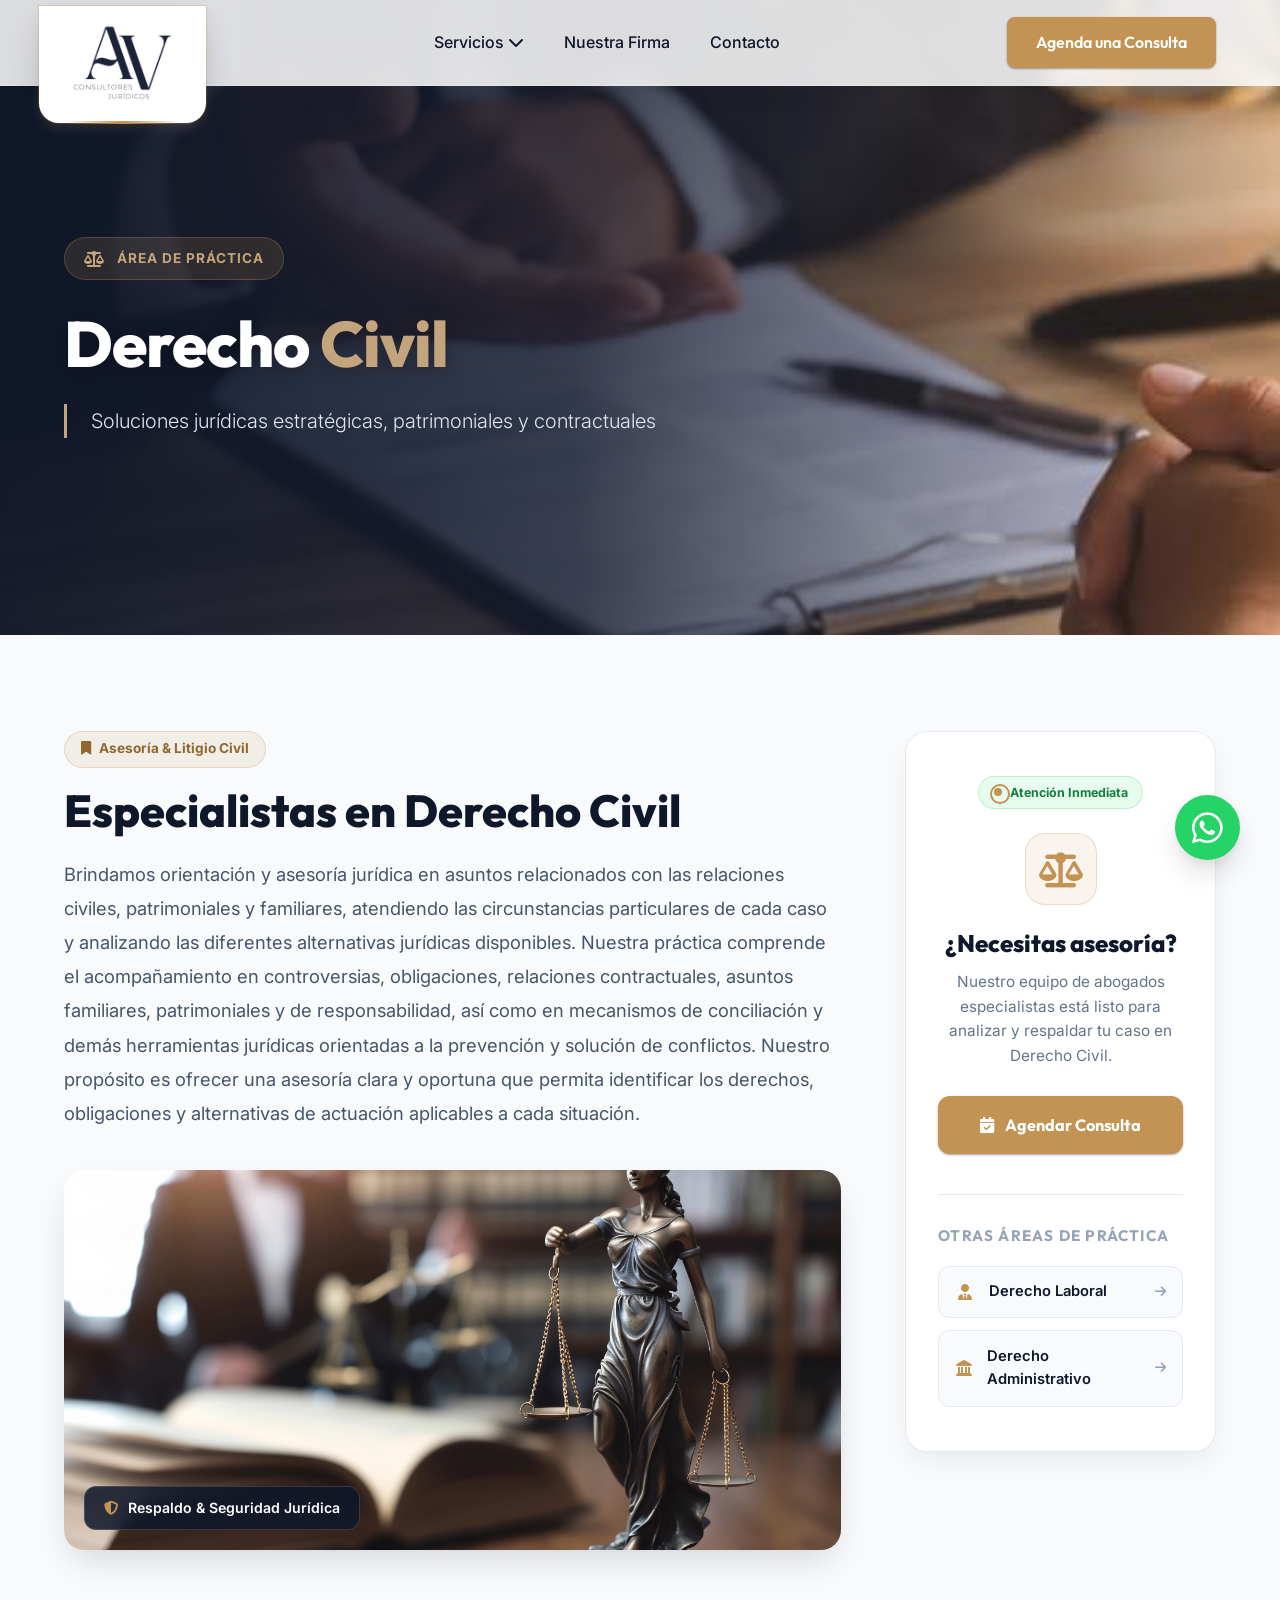
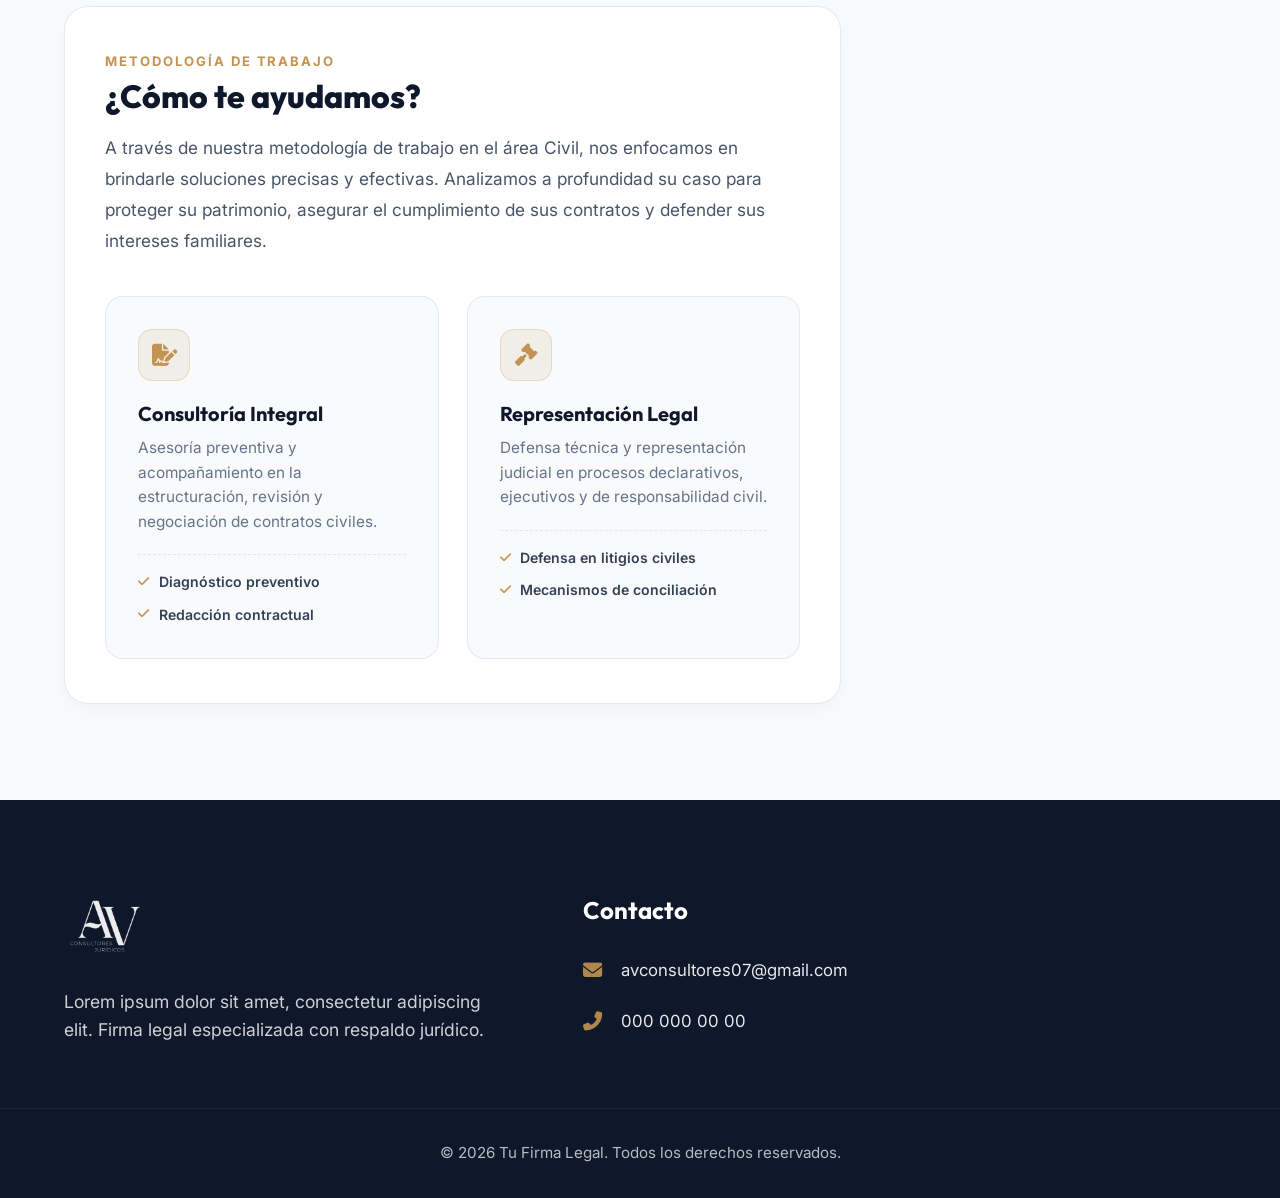
<file: servicios/derecho-civil/index.html>
<!DOCTYPE html>
<html lang="es">
<head>
    <meta charset="UTF-8">
    <meta name="viewport" content="width=device-width, initial-scale=1.0">
    <title>Derecho Civil | Tu Firma Legal</title>
    <link href="https://fonts.googleapis.com/css2?family=Outfit:wght@300;400;600;800&family=Inter:wght@400;500;600&display=swap" rel="stylesheet">
    <link rel="stylesheet" href="https://cdnjs.cloudflare.com/ajax/libs/font-awesome/6.4.0/css/all.min.css">
    <link rel="stylesheet" href="../../styles.css">
    <style>
        /* Inner hero styles moved to inline HTML */
        
        /* Layout specific styles */
        .content-section { padding: var(--section-padding); }
        .grid-2-cols { display: grid; grid-template-columns: 1fr 1fr; gap: 4rem; align-items: center; }
        .grid-3-cols { display: grid; grid-template-columns: repeat(auto-fit, minmax(300px, 1fr)); gap: 2.5rem; }
        .grid-layout { display: grid; grid-template-columns: 2.5fr 1fr; gap: 4rem; }
        
        /* Cards & Features */
        .feature-card { background: var(--color-bg-white); padding: 2.5rem; border-radius: var(--radius-lg); box-shadow: var(--shadow-sm); border-top: 4px solid var(--color-accent); transition: var(--transition); height: 100%;}
        .feature-card:hover { transform: translateY(-5px); box-shadow: var(--shadow-lg); }
        .feature-icon { font-size: 2.5rem; color: var(--color-accent); margin-bottom: 1.5rem; }
        
        /* Blog Cards */
        .blog-card { background: var(--color-bg-white); border-radius: var(--radius-lg); overflow: hidden; box-shadow: var(--shadow-md); height: 100%;}
        .blog-img { width: 100%; height: 250px; object-fit: cover; }
        .blog-content { padding: 2rem; }
        .blog-date { color: var(--color-accent); font-size: 0.9rem; font-weight: 600; margin-bottom: 0.5rem; display: block; }
        
        /* Forms */
        .contact-form { display: flex; flex-direction: column; gap: 1.5rem; background: var(--color-bg-white); padding: 3rem; border-radius: var(--radius-lg); box-shadow: var(--shadow-md); }
        .form-group input, .form-group textarea { width: 100%; padding: 1rem; border: 1px solid #e2e8f0; border-radius: var(--radius-md); font-family: var(--font-body); }
        
        /* Service Detail Modern Layout */
        .service-detail-header { margin-bottom: 2rem; }
        .service-category-tag {
            display: inline-flex;
            align-items: center;
            gap: 0.5rem;
            padding: 0.4rem 1rem;
            border-radius: 50px;
            background: rgba(194, 147, 82, 0.12);
            color: #92672e;
            font-size: 0.85rem;
            font-weight: 700;
            margin-bottom: 1rem;
            border: 1px solid rgba(194, 147, 82, 0.28);
        }
        .service-detail-title {
            font-size: clamp(2.2rem, 3.5vw, 2.9rem);
            color: var(--color-primary);
            font-weight: 800;
            line-height: 1.2;
            margin-bottom: 1.25rem;
        }
        .service-lead-paragraph {
            font-size: 1.15rem;
            line-height: 1.85;
            color: #475569;
        }
        
        .service-featured-image-wrapper {
            position: relative;
            border-radius: 20px;
            overflow: hidden;
            box-shadow: 0 16px 36px -10px rgba(15, 23, 42, 0.18);
            margin: 2.5rem 0 3.5rem;
        }
        .service-featured-img {
            width: 100%;
            height: 380px;
            object-fit: cover;
            display: block;
            transition: transform 0.5s ease;
        }
        .service-featured-image-wrapper:hover .service-featured-img {
            transform: scale(1.025);
        }
        .image-caption-badge {
            position: absolute;
            bottom: 1.25rem;
            left: 1.25rem;
            background: rgba(15, 23, 42, 0.85);
            backdrop-filter: blur(8px);
            padding: 0.6rem 1.2rem;
            border-radius: 12px;
            color: #ffffff;
            font-size: 0.88rem;
            font-weight: 600;
            display: inline-flex;
            align-items: center;
            gap: 0.6rem;
            border: 1px solid rgba(255, 255, 255, 0.15);
        }
        .image-caption-badge i { color: var(--color-accent); }

        .service-help-block {
            background: #ffffff;
            border-radius: 24px;
            padding: 2.75rem 2.5rem;
            border: 1px solid rgba(226, 232, 240, 0.9);
            box-shadow: 0 8px 24px -6px rgba(15, 23, 42, 0.05);
        }
        .sub-label {
            font-size: 0.82rem;
            text-transform: uppercase;
            letter-spacing: 0.15em;
            color: var(--color-accent);
            font-weight: 700;
            display: block;
            margin-bottom: 0.35rem;
        }
        .service-section-title {
            font-size: 2rem;
            color: var(--color-primary);
            font-weight: 800;
            margin-bottom: 1rem;
        }
        .service-body-text {
            font-size: 1.08rem;
            line-height: 1.8;
            color: #475569;
            margin-bottom: 2.5rem;
        }

        .service-pillars-grid {
            display: grid;
            grid-template-columns: 1fr 1fr;
            gap: 1.75rem;
        }
        .service-pillar-card {
            background: #f8fafc;
            border: 1px solid rgba(226, 232, 240, 0.9);
            border-radius: 18px;
            padding: 2rem;
            transition: all 0.35s ease;
            position: relative;
            overflow: hidden;
        }
        .service-pillar-card::before {
            content: '';
            position: absolute;
            top: 0;
            left: 0;
            width: 4px;
            height: 100%;
            background: var(--color-accent);
            opacity: 0;
            transition: var(--transition);
        }
        .service-pillar-card:hover {
            transform: translateY(-5px);
            background: #ffffff;
            border-color: rgba(194, 147, 82, 0.4);
            box-shadow: 0 16px 30px -6px rgba(15, 23, 42, 0.1);
        }
        .service-pillar-card:hover::before { opacity: 1; }
        .pillar-card-icon {
            width: 52px;
            height: 52px;
            border-radius: 14px;
            background: rgba(194, 147, 82, 0.12);
            color: var(--color-accent);
            display: flex;
            align-items: center;
            justify-content: center;
            font-size: 1.4rem;
            margin-bottom: 1.3rem;
            border: 1px solid rgba(194, 147, 82, 0.25);
        }
        .service-pillar-card h4 {
            font-size: 1.25rem;
            color: var(--color-primary);
            font-weight: 700;
            margin-bottom: 0.65rem;
        }
        .service-pillar-card p {
            font-size: 0.96rem;
            color: #64748b;
            line-height: 1.6;
            margin-bottom: 1.25rem;
        }
        .pillar-features {
            list-style: none;
            display: flex;
            flex-direction: column;
            gap: 0.6rem;
            padding-top: 1rem;
            border-top: 1px dashed #e2e8f0;
        }
        .pillar-features li {
            font-size: 0.88rem;
            color: #334155;
            font-weight: 600;
            display: flex;
            align-items: center;
            gap: 0.6rem;
        }
        .pillar-features li i {
            color: var(--color-accent);
            font-size: 0.8rem;
        }

        /* Sidebar Styling */
        .service-sidebar {
            background: #ffffff;
            border-radius: 22px;
            border: 1px solid rgba(226, 232, 240, 0.9);
            box-shadow: 0 12px 30px -6px rgba(15, 23, 42, 0.08);
            padding: 2.75rem 2rem;
            position: sticky;
            top: 120px;
        }
        .sidebar-badge {
            display: inline-flex;
            align-items: center;
            gap: 0.5rem;
            padding: 0.35rem 0.9rem;
            border-radius: 50px;
            background: rgba(37, 211, 102, 0.1);
            color: #15803d;
            font-size: 0.78rem;
            font-weight: 700;
            margin-bottom: 1.5rem;
            border: 1px solid rgba(37, 211, 102, 0.25);
        }
        .sidebar-icon-wrap {
            width: 72px;
            height: 72px;
            margin: 0 auto 1.5rem;
            border-radius: 20px;
            background: rgba(194, 147, 82, 0.1);
            display: flex;
            align-items: center;
            justify-content: center;
            border: 1px solid rgba(194, 147, 82, 0.25);
        }
        .sidebar-icon-wrap .sidebar-icon {
            font-size: 2.2rem;
            color: var(--color-accent);
            margin-bottom: 0;
        }
        .sidebar-title {
            font-size: 1.5rem;
            color: var(--color-primary);
            font-weight: 800;
            margin-bottom: 0.75rem;
        }
        .sidebar-text {
            font-size: 0.96rem;
            color: #64748b;
            line-height: 1.6;
            margin-bottom: 1.75rem;
        }
        .sidebar-btn {
            width: 100%;
            display: flex;
            align-items: center;
            justify-content: center;
            gap: 0.65rem;
            padding: 1rem 1.5rem;
            font-size: 1.02rem;
            font-weight: 700;
            border-radius: 12px;
        }
        .sidebar-other-services {
            margin-top: 2.5rem;
            padding-top: 2rem;
            border-top: 1px solid #e2e8f0;
            text-align: left;
        }
        .sidebar-other-services h4 {
            font-size: 0.95rem;
            text-transform: uppercase;
            letter-spacing: 0.08em;
            color: #94a3b8;
            font-weight: 700;
            margin-bottom: 1.25rem;
        }
        .other-services-list {
            list-style: none;
            display: flex;
            flex-direction: column;
            gap: 0.75rem;
        }
        .other-services-list li a {
            display: flex;
            align-items: center;
            gap: 0.85rem;
            padding: 0.85rem 1rem;
            border-radius: 12px;
            background: #f8fafc;
            border: 1px solid rgba(226, 232, 240, 0.8);
            color: var(--color-primary);
            font-weight: 600;
            font-size: 0.92rem;
            transition: all 0.25s ease;
        }
        .other-services-list li a i:first-child {
            color: var(--color-accent);
            font-size: 1rem;
            width: 20px;
            text-align: center;
        }
        .other-services-list li a .list-arrow {
            margin-left: auto;
            color: #94a3b8;
            font-size: 0.8rem;
            transition: transform 0.25s ease;
        }
        .other-services-list li a:hover {
            background: #ffffff;
            border-color: rgba(194, 147, 82, 0.4);
            transform: translateX(4px);
            box-shadow: 0 4px 12px rgba(15, 23, 42, 0.06);
            color: var(--color-accent);
        }
        .other-services-list li a:hover .list-arrow {
            transform: translateX(3px);
            color: var(--color-accent);
        }

        @media (max-width: 992px) {
            .grid-layout { grid-template-columns: 1fr; gap: 3rem; }
            .service-sidebar { position: static; }
            .service-pillars-grid { grid-template-columns: 1fr; }
            .service-featured-img { height: 280px; }
        }
    </style>
</head>
<body>    <header id="main-header" class="glass-header">
        <div class="container header-container">
            <a href="../../index.html" class="logo">
                <img src="../../img/logo-abogados.png" alt="AV Consultores Jurídicos" class="logo-img">
            </a>
            <nav class="main-nav">
                <ul class="nav-list">
                    <li class="nav-item has-dropdown">
                        <a href="../../servicios/index.html">Servicios <i class="fas fa-chevron-down"></i></a>
                        <ul class="dropdown">
                            <li><a href="../../servicios/derecho-civil/index.html">Derecho Civil</a></li>
                            <li><a href="../../servicios/derecho-laboral/index.html">Derecho Laboral</a></li>
                            <li><a href="../../servicios/derecho-administrativo/index.html">Derecho Administrativo</a></li>
                        </ul>
                    </li>
                    <li class="nav-item"><a href="../../nuestra-firma/index.html">Nuestra Firma</a></li>
                    <li class="nav-item"><a href="../../contacto/index.html">Contacto</a></li>
                </ul>
            </nav>
            <div class="header-actions">
                <a href="../../contacto/index.html" class="btn btn-primary cta-agenda">Agenda una Consulta</a>
            </div>
            <button class="mobile-menu-btn" aria-label="Abrir menÃº"><i class="fas fa-bars"></i></button>
        </div>
    </header>
    
    <section style="background: url('../../img/images.jpg') center/cover no-repeat; padding: 180px 0 140px; position: relative;">
        <!-- Capa de oscurecimiento (Degradado lateral) -->
        <div style="position: absolute; inset: 0; background: linear-gradient(90deg, rgba(15, 23, 42, 0.95) 0%, rgba(15, 23, 42, 0.8) 45%, rgba(15, 23, 42, 0) 100%); z-index: 0;"></div>
        
        <div class="container" style="position: relative; z-index: 1; display: flex; align-items: center; min-height: 35vh;">
            <div style="max-width: 700px;">
                <!-- Badge -->
                <div style="display: inline-flex; align-items: center; gap: 0.8rem; background: rgba(194, 147, 82, 0.15); padding: 0.6rem 1.2rem; border-radius: 50px; border: 1px solid rgba(194, 147, 82, 0.3); margin-bottom: 1.8rem;">
                    <i class="fas fa-scale-balanced" style="color: #c4a47c;"></i>
                    <span style="color: #c4a47c; font-weight: 700; text-transform: uppercase; font-size: 0.85rem; letter-spacing: 1px;">Área de Práctica</span>
                </div>
                
                <!-- Título -->
                <h1 style="font-size: clamp(3rem, 5vw, 4.8rem); font-weight: 800; color: #ffffff; line-height: 1.1; margin-bottom: 1.5rem; text-shadow: 0 4px 20px rgba(0,0,0,0.3); letter-spacing: -1px;">Derecho <span style="color: #c4a47c;">Civil</span></h1>
                
                <!-- Subtítulo -->
                <p style="font-size: 1.25rem; color: #e2e8f0; line-height: 1.7; border-left: 3px solid #c4a47c; padding-left: 1.5rem; margin-bottom: 0; font-weight: 300;">Soluciones jurídicas estratégicas, patrimoniales y contractuales</p>
            </div>
        </div>
    </section>

    <section class="content-section">
        <div class="container grid-layout">
            <!-- Contenido Principal -->
            <article class="main-text">
                <header class="service-detail-header">
                    <span class="service-category-tag">
                        <i class="fas fa-bookmark"></i> Asesoría & Litigio Civil
                    </span>
                    <h2 class="service-detail-title">Especialistas en Derecho Civil</h2>
                    <p class="service-lead-paragraph">
                        Brindamos orientación y asesoría jurídica en asuntos relacionados con las relaciones civiles, patrimoniales y familiares, atendiendo las circunstancias particulares de cada caso y analizando las diferentes alternativas jurídicas disponibles. Nuestra práctica comprende el acompañamiento en controversias, obligaciones, relaciones contractuales, asuntos familiares, patrimoniales y de responsabilidad, así como en mecanismos de conciliación y demás herramientas jurídicas orientadas a la prevención y solución de conflictos. Nuestro propósito es ofrecer una asesoría clara y oportuna que permita identificar los derechos, obligaciones y alternativas de actuación aplicables a cada situación.
                    </p>
                </header>

                <div class="service-featured-image-wrapper">
                    <img src="../../img/front-view-blurry-lawyer-working.jpg" class="service-featured-img" alt="Especialistas en Derecho Civil">
                    <div class="image-caption-badge">
                        <i class="fas fa-shield-halved"></i>
                        <span>Respaldo & Seguridad Jurídica</span>
                    </div>
                </div>
                
                <section class="service-help-block">
                    <div class="section-title-wrap">
                        <span class="sub-label">Metodología de Trabajo</span>
                        <h3 class="service-section-title">¿Cómo te ayudamos?</h3>
                    </div>
                    
                    <p class="service-body-text">
                        A través de nuestra metodología de trabajo en el área Civil, nos enfocamos en brindarle soluciones precisas y efectivas. Analizamos a profundidad su caso para proteger su patrimonio, asegurar el cumplimiento de sus contratos y defender sus intereses familiares.
                    </p>
                    
                    <!-- Tarjetas Diagramadas con Estilo Moderno -->
                    <div class="service-pillars-grid">
                        <div class="service-pillar-card">
                            <div class="pillar-card-icon">
                                <i class="fas fa-file-signature"></i>
                            </div>
                            <div class="pillar-card-body">
                                <h4>Consultoría Integral</h4>
                                <p>Asesoría preventiva y acompañamiento en la estructuración, revisión y negociación de contratos civiles.</p>
                                <ul class="pillar-features">
                                    <li><i class="fas fa-check"></i> Diagnóstico preventivo</li>
                                    <li><i class="fas fa-check"></i> Redacción contractual</li>
                                </ul>
                            </div>
                        </div>

                        <div class="service-pillar-card">
                            <div class="pillar-card-icon">
                                <i class="fas fa-gavel"></i>
                            </div>
                            <div class="pillar-card-body">
                                <h4>Representación Legal</h4>
                                <p>Defensa técnica y representación judicial en procesos declarativos, ejecutivos y de responsabilidad civil.</p>
                                <ul class="pillar-features">
                                    <li><i class="fas fa-check"></i> Defensa en litigios civiles</li>
                                    <li><i class="fas fa-check"></i> Mecanismos de conciliación</li>
                                </ul>
                            </div>
                        </div>
                    </div>
                </section>
            </article>
            
            <!-- Barra Lateral / Sidebar de Asesoría -->
            <aside class="sidebar service-sidebar">
                <div class="sidebar-badge">
                    <span class="pulse-dot"></span>
                    <span>Atención Inmediata</span>
                </div>
                <div class="sidebar-icon-wrap">
                    <i class="fas fa-scale-balanced sidebar-icon"></i>
                </div>
                <h3 class="sidebar-title">¿Necesitas asesoría?</h3>
                <p class="sidebar-text">Nuestro equipo de abogados especialistas está listo para analizar y respaldar tu caso en Derecho Civil.</p>
                
                <a href="../../contacto/index.html" class="btn btn-primary sidebar-btn">
                    <i class="fas fa-calendar-check"></i>
                    <span>Agendar Consulta</span>
                </a>
                
                <div class="sidebar-other-services">
                    <h4>Otras Áreas de Práctica</h4>
                    <ul class="other-services-list">
                        <li>
                            <a href="../../servicios/derecho-laboral/index.html">
                                <i class="fas fa-user-tie"></i>
                                <span>Derecho Laboral</span>
                                <i class="fas fa-arrow-right list-arrow"></i>
                            </a>
                        </li>
                        <li>
                            <a href="../../servicios/derecho-administrativo/index.html">
                                <i class="fas fa-landmark"></i>
                                <span>Derecho Administrativo</span>
                                <i class="fas fa-arrow-right list-arrow"></i>
                            </a>
                        </li>
                    </ul>
                </div>
            </aside>
        </div>
    </section>    <!-- 6. FOOTER -->
    <footer id="contacto" class="main-footer dark-bg">
        <div class="container footer-grid">
            <div class="footer-brand">
                <a href="../../index.html" class="logo footer-logo">
                    <img src="../../img/logo-abogados.png" alt="AV Consultores Jurídicos" class="logo-img">
                </a>
                <p class="footer-desc">Lorem ipsum dolor sit amet, consectetur adipiscing elit. Firma legal especializada con respaldo jurídico.</p>
            </div>
            
            <div class="footer-contact">
                <h3>Contacto</h3>
                <ul class="contact-list">
                    <li><i class="fas fa-envelope"></i> <a href="mailto:avconsultores07@gmail.com">avconsultores07@gmail.com</a></li>
                    <li><i class="fas fa-phone-alt"></i> <a href="tel:+570000000000">000 000 00 00</a></li>
                </ul>
            </div>
        </div>
        
        <div class="footer-bottom">
            <div class="container">
                <p>&copy; 2026 Tu Firma Legal. Todos los derechos reservados.</p>
            </div>
        </div>
    </footer>
    
    <!-- WIDGETS -->
    <a href="https://wa.me/570000000000" class="whatsapp-float" target="_blank" rel="noopener">
        <i class="fab fa-whatsapp"></i>
    </a>
    <script src="../../main.js"></script>
</body>
</html>
</file>
<file: styles.css>
/* =========================================
   DESIGN SYSTEM & TOKENS
   ========================================= */
:root {
    /* Premium Color Palette */
    --color-primary: #0f172a; /* Deep Navy Blue */
    --color-primary-light: #1e293b;
    --color-accent: #c29352; /* Elegant Gold */
    --color-accent-hover: #a37a43;
    --color-text-main: #334155;
    --color-text-muted: #64748b;
    --color-bg-light: #f8fafc;
    --color-bg-white: #ffffff;
    --color-whatsapp: #25d366;
    
    /* Modern Typography */
    --font-heading: 'Outfit', sans-serif;
    --font-body: 'Inter', sans-serif;
    
    /* Layout */
    --container-width: 1200px;
    --section-padding: 6rem 0;
    
    /* Shadow & Effects */
    --shadow-sm: 0 1px 3px rgba(0,0,0,0.12), 0 1px 2px rgba(0,0,0,0.24);
    --shadow-md: 0 10px 20px rgba(0,0,0,0.05), 0 6px 6px rgba(0,0,0,0.07);
    --shadow-lg: 0 15px 25px rgba(0,0,0,0.1), 0 5px 10px rgba(0,0,0,0.05);
    --radius-md: 8px;
    --radius-lg: 16px;
    --transition: all 0.3s cubic-bezier(0.25, 0.8, 0.25, 1);
}

/* =========================================
   RESET & BASE STYLES
   ========================================= */
* {
    margin: 0;
    padding: 0;
    box-sizing: border-box;
}

html {
    scroll-behavior: smooth;
}

body {
    font-family: var(--font-body);
    color: var(--color-text-main);
    background-color: var(--color-bg-light);
    line-height: 1.6;
    overflow-x: hidden;
}

h1, h2, h3, h4, h5, h6 {
    font-family: var(--font-heading);
    color: var(--color-primary);
    line-height: 1.2;
}

a {
    text-decoration: none;
    color: inherit;
    transition: var(--transition);
}

a:focus-visible,
button:focus-visible,
input:focus-visible,
textarea:focus-visible {
    outline: 2px solid var(--color-accent);
    outline-offset: 3px;
}

.skip-link {
    position: absolute;
    top: 0;
    left: 1rem;
    z-index: 2000;
    background: var(--color-accent);
    color: #fff;
    padding: 0.75rem 1.25rem;
    border-radius: 0 0 var(--radius-md) var(--radius-md);
    transform: translateY(-120%);
    font-weight: 600;
}

.skip-link:focus {
    transform: translateY(0);
}

ul {
    list-style: none;
}

.container {
    max-width: var(--container-width);
    margin: 0 auto;
    padding: 0 1.5rem;
}

.section-padding {
    padding: var(--section-padding);
}

.text-center {
    text-align: center;
}

.text-accent {
    color: var(--color-accent) !important;
}

/* =========================================
   BUTTONS
   ========================================= */
.skip-link {
    position: absolute;
    left: 1rem;
    top: -100px;
    z-index: 2000;
    background: var(--color-accent);
    color: var(--color-bg-white);
    padding: 0.75rem 1.25rem;
    border-radius: var(--radius-md);
    font-weight: 600;
}

.skip-link:focus {
    top: 1rem;
}

:focus-visible {
    outline: 2px solid var(--color-accent);
    outline-offset: 3px;
}

.btn {
    display: inline-flex;
    align-items: center;
    justify-content: center;
    padding: 0.8rem 1.8rem;
    border-radius: var(--radius-md);
    font-weight: 600;
    font-family: var(--font-heading);
    cursor: pointer;
    transition: var(--transition);
    border: none;
    text-align: center;
}

.btn:disabled {
    opacity: 0.7;
    cursor: not-allowed;
    transform: none;
    box-shadow: none;
}

.btn-primary {
    background-color: var(--color-accent);
    color: var(--color-bg-white);
    box-shadow: var(--shadow-sm);
}

.btn-primary:hover {
    background-color: var(--color-accent-hover);
    transform: translateY(-2px);
    box-shadow: var(--shadow-md);
}

.btn-secondary {
    background-color: transparent;
    color: var(--color-bg-white);
    border: 2px solid var(--color-bg-white);
}

.btn-secondary:hover {
    background-color: var(--color-bg-white);
    color: var(--color-primary);
}

.btn-lg {
    padding: 1.2rem 2.5rem;
    font-size: 1.1rem;
}

/* =========================================
   HEADER & NAVIGATION
   ========================================= */
.glass-header {
    position: fixed;
    top: 0;
    left: 0;
    width: 100%;
    z-index: 1000;
    background: rgba(255, 255, 255, 0.85);
    backdrop-filter: blur(12px);
    -webkit-backdrop-filter: blur(12px);
    border-bottom: 1px solid rgba(255, 255, 255, 0.2);
    box-shadow: 0 4px 30px rgba(0, 0, 0, 0.05);
    transition: transform 0.3s cubic-bezier(0.16, 1, 0.3, 1), background 0.3s, box-shadow 0.3s, padding 0.3s;
}

.glass-header.nav-hidden {
    transform: translateY(-100%);
}

.header-container {
    display: flex;
    justify-content: space-between;
    align-items: center;
    height: 85px;
}

.logo {
    display: flex;
    align-items: center;
    flex-shrink: 0;
    position: relative;
    z-index: 1002;
}

/* Insignia / Badge flotante sobrepuesta en el menú */
.header-container .logo {
    margin-left: -25px;
    padding: 0.85rem 1.6rem 1.15rem;
    background: #ffffff;
    border-radius: 0 0 20px 20px;
    box-shadow: 0 18px 36px -6px rgba(15, 23, 42, 0.20), 
                0 6px 14px -2px rgba(194, 147, 82, 0.22),
                0 0 0 1px rgba(194, 147, 82, 0.25);
    transform: translateY(22px);
    transition: all 0.35s cubic-bezier(0.16, 1, 0.3, 1);
}

.header-container .logo::after {
    content: '';
    position: absolute;
    bottom: -1px;
    left: 15%;
    right: 15%;
    height: 3.5px;
    background: linear-gradient(90deg, transparent, var(--color-accent), transparent);
    border-radius: 3px;
}

.header-container .logo:hover {
    transform: translateY(26px);
    box-shadow: 0 22px 42px -6px rgba(15, 23, 42, 0.25), 
                0 8px 18px -2px rgba(194, 147, 82, 0.32),
                0 0 0 1px rgba(194, 147, 82, 0.48);
}

.header-container .logo .logo-img {
    height: 85px;
    max-width: 280px;
    transition: transform 0.3s ease;
}

.header-container .logo:hover .logo-img {
    transform: scale(1.025);
}

/* Al hacer scroll el menú se compacta manteniendo presencia */
.glass-header.scrolled .header-container .logo {
    transform: translateY(14px);
    padding: 0.6rem 1.3rem 0.85rem;
}

.glass-header.scrolled .header-container .logo .logo-img {
    height: 65px;
}

.logo-img {
    display: block;
    height: 52px;
    width: auto;
    max-width: 200px;
    object-fit: contain;
}

.footer-logo {
    background: transparent !important;
    box-shadow: none !important;
    transform: none !important;
    padding: 0 !important;
}

.footer-logo .logo-img {
    filter: brightness(0) invert(1);
    opacity: 0.92;
    height: 60px;
}

/* Placeholder shown when no logo image is set */
.logo-placeholder {
    display: flex;
    align-items: center;
    justify-content: center;
    height: 52px;
    width: 180px;
    border: 2px dashed rgba(194, 147, 82, 0.5);
    border-radius: var(--radius-md);
    background: rgba(194, 147, 82, 0.05);
    color: var(--color-accent);
    font-family: var(--font-heading);
    font-size: 0.75rem;
    font-weight: 600;
    letter-spacing: 2px;
    text-transform: uppercase;
    gap: 0.4rem;
}

.logo-mark {
    display: flex;
    flex-direction: column;
    gap: 0.2rem;
    line-height: 1;
}

.logo-mark-name {
    font-family: var(--font-heading);
    font-weight: 800;
    font-size: 1.15rem;
    letter-spacing: 0.06em;
    color: var(--color-primary);
}

.logo-mark-tag {
    font-size: 0.62rem;
    letter-spacing: 0.28em;
    color: var(--color-accent);
    font-weight: 600;
}

.footer-logo .logo-mark-name {
    color: var(--color-bg-white);
}

.glass-header.scrolled {
    background: rgba(255, 255, 255, 0.96);
    box-shadow: 0 10px 30px rgba(0,0,0,0.08);
}

.glass-header.scrolled .header-container {
    height: 72px;
}

.nav-list {
    display: flex;
    gap: 2.5rem;
}

.nav-item > a {
    font-weight: 500;
    color: var(--color-primary);
    font-size: 1rem;
    padding: 0.5rem 0;
    position: relative;
}

.nav-item > a::after {
    content: '';
    position: absolute;
    bottom: -2px;
    left: 0;
    width: 0;
    height: 2px;
    background-color: var(--color-accent);
    transition: var(--transition);
}

.nav-item > a:hover::after,
.nav-item.is-current > a::after {
    width: 100%;
}

.nav-item.is-current > a {
    color: var(--color-accent);
}

/* Dropdown Submenu */
.has-dropdown {
    position: relative;
}

.dropdown {
    position: absolute;
    top: calc(100% + 15px);
    left: -20px;
    background: var(--color-bg-white);
    min-width: 250px;
    box-shadow: var(--shadow-lg);
    border-radius: var(--radius-md);
    opacity: 0;
    visibility: hidden;
    transform: translateY(15px);
    transition: var(--transition);
    padding: 1rem 0;
    border: 1px solid rgba(0,0,0,0.05);
}

.has-dropdown:hover .dropdown {
    opacity: 1;
    visibility: visible;
    transform: translateY(0);
}

.dropdown li a {
    display: block;
    padding: 0.7rem 1.5rem;
    color: var(--color-text-main);
    font-size: 0.95rem;
    transition: 0.2s ease;
}

.dropdown li a:hover {
    background-color: var(--color-bg-light);
    color: var(--color-accent);
    padding-left: 2rem;
}

.mobile-menu-btn {
    display: none;
    background: none;
    border: none;
    font-size: 1.8rem;
    color: var(--color-primary);
    cursor: pointer;
}

/* =========================================
   HERO SECTION
   ========================================= */
.hero-section {
    position: relative;
    height: 100vh;
    min-height: 700px;
    display: flex;
    align-items: center;
    background: url('img/bogota_street_hero.jpg') center/cover no-repeat;
}

.hero-overlay {
    position: absolute;
    inset: 0;
    background: linear-gradient(100deg, rgba(15, 23, 42, 0.95) 0%, rgba(15, 23, 42, 0.8) 50%, rgba(15, 23, 42, 0.4) 100%);
}

.hero-content {
    position: relative;
    z-index: 10;
    width: 100%;
}

.hero-text-box {
    max-width: 700px;
    color: var(--color-bg-white);
    animation: fadeInUp 1.2s cubic-bezier(0.2, 0.8, 0.2, 1);
}

.badge {
    display: inline-block;
    background: var(--color-accent);
    color: #ffffff;
    padding: 0.8rem 1.6rem;
    border-radius: 50px;
    font-size: 1.05rem;
    font-weight: 700;
    margin-bottom: 2rem;
    border: 2px solid rgba(255, 255, 255, 0.4);
    box-shadow: 0 8px 24px rgba(194, 147, 82, 0.4);
    text-transform: uppercase;
    letter-spacing: 0.5px;
    backdrop-filter: blur(8px);
    position: relative;
    z-index: 20;
}

.hero-title {
    font-size: clamp(2.4rem, 5vw, 4rem);
    color: var(--color-bg-white);
    margin-bottom: 1.5rem;
    line-height: 1.15;
}

.hero-subtitle {
    font-size: 1.2rem;
    margin-bottom: 3rem;
    opacity: 0.9;
    max-width: 600px;
    line-height: 1.8;
}

.hero-buttons {
    display: flex;
    gap: 1.5rem;
}

/* =========================================
   RULES SECTION - BENTO MODULAR DESIGN
   ========================================= */
.rules-section {
    background: radial-gradient(ellipse at 50% -10%, rgba(194, 147, 82, 0.07) 0%, rgba(248, 250, 252, 0.4) 60%, var(--color-bg-white) 100%);
    border-bottom: 1px solid rgba(0, 0, 0, 0.05);
    position: relative;
    overflow: hidden;
}

.rules-section::before {
    content: '';
    position: absolute;
    width: 600px;
    height: 600px;
    top: 10%;
    right: -200px;
    background: radial-gradient(circle, rgba(194, 147, 82, 0.04) 0%, transparent 70%);
    border-radius: 50%;
    pointer-events: none;
}

/* Luxury Header for Rules */
.rules-header {
    text-align: center;
    max-width: 820px;
    margin: 0 auto 3.5rem;
    position: relative;
}

.rules-header-glow {
    position: absolute;
    top: 40%;
    left: 50%;
    transform: translate(-50%, -50%);
    width: 380px;
    height: 180px;
    background: radial-gradient(ellipse, rgba(194, 147, 82, 0.16) 0%, transparent 70%);
    filter: blur(40px);
    pointer-events: none;
    z-index: 0;
}

.rules-badge {
    display: inline-flex;
    align-items: center;
    gap: 0.65rem;
    padding: 0.55rem 1.35rem;
    border-radius: 50px;
    background: rgba(255, 255, 255, 0.9);
    border: 1px solid rgba(194, 147, 82, 0.35);
    box-shadow: 0 4px 15px rgba(194, 147, 82, 0.12), inset 0 1px 0 rgba(255, 255, 255, 0.9);
    backdrop-filter: blur(10px);
    -webkit-backdrop-filter: blur(10px);
    font-size: 0.85rem;
    font-weight: 700;
    text-transform: uppercase;
    letter-spacing: 1.5px;
    color: var(--color-accent);
    margin-bottom: 1.4rem;
    position: relative;
    z-index: 1;
    transition: var(--transition);
}

.rules-badge:hover {
    transform: translateY(-2px);
    border-color: var(--color-accent);
    box-shadow: 0 6px 22px rgba(194, 147, 82, 0.22);
}

.pulse-dot {
    width: 8px;
    height: 8px;
    background-color: var(--color-accent);
    border-radius: 50%;
    position: relative;
    display: block;
    align-self: center;
    transform: translateY(-1px);
}

.pulse-dot::after {
    content: '';
    position: absolute;
    top: -4px;
    left: -4px;
    width: 16px;
    height: 16px;
    border-radius: 50%;
    border: 2px solid var(--color-accent);
    animation: radarPulse 2s infinite ease-out;
}

@keyframes radarPulse {
    0% { transform: scale(0.5); opacity: 1; }
    100% { transform: scale(1.8); opacity: 0; }
}

.rules-title {
    font-family: var(--font-heading);
    font-size: clamp(2.4rem, 4.5vw, 3.4rem);
    font-weight: 800;
    color: var(--color-primary);
    line-height: 1.15;
    letter-spacing: -0.5px;
    margin-bottom: 1.25rem;
    position: relative;
    z-index: 1;
}

.rules-title .title-accent {
    background: linear-gradient(135deg, #c29352 0%, #e0bc87 50%, #9e7436 100%);
    -webkit-background-clip: text;
    -webkit-text-fill-color: transparent;
    position: relative;
    display: inline-block;
}

.rules-divider {
    display: flex;
    align-items: center;
    justify-content: center;
    gap: 1.25rem;
    margin: 1.2rem auto 1.8rem;
    max-width: 280px;
    position: relative;
    z-index: 1;
}

.rules-divider-line {
    flex: 1;
    height: 1.5px;
    background: linear-gradient(90deg, transparent, rgba(194, 147, 82, 0.6));
}

.rules-divider-line:last-child {
    background: linear-gradient(90deg, rgba(194, 147, 82, 0.6), transparent);
}

.rules-divider-icon {
    width: 32px;
    height: 32px;
    border-radius: 50%;
    background: rgba(194, 147, 82, 0.12);
    border: 1px solid rgba(194, 147, 82, 0.35);
    display: flex;
    align-items: center;
    justify-content: center;
    color: var(--color-accent);
    font-size: 0.85rem;
    transform: rotate(45deg);
    transition: var(--transition);
}

.rules-divider-icon i {
    transform: rotate(-45deg);
}

.rules-divider:hover .rules-divider-icon {
    transform: rotate(225deg);
    background: var(--color-accent);
    color: #fff;
}

.rules-intro-card {
    position: relative;
    z-index: 1;
}

.rules-intro {
    font-size: 1.15rem;
    color: var(--color-text-main);
    line-height: 1.75;
    max-width: 680px;
    margin: 0 auto 1.6rem;
    font-weight: 450;
}

.rules-trust-pills {
    display: flex;
    flex-wrap: wrap;
    align-items: center;
    justify-content: center;
    gap: 0.75rem;
}

.rules-trust-pill {
    display: inline-flex;
    align-items: center;
    gap: 0.5rem;
    padding: 0.45rem 1.1rem;
    background: rgba(255, 255, 255, 0.9);
    border: 1px solid rgba(15, 23, 42, 0.08);
    border-radius: 50px;
    font-size: 0.82rem;
    font-weight: 600;
    color: var(--color-text-muted);
    box-shadow: 0 2px 8px rgba(0, 0, 0, 0.02);
    transition: var(--transition);
}

.rules-trust-pill i {
    color: var(--color-accent);
    font-size: 0.9rem;
}

.rules-trust-pill:hover {
    border-color: rgba(194, 147, 82, 0.45);
    color: var(--color-primary);
    transform: translateY(-2px);
    box-shadow: 0 4px 12px rgba(194, 147, 82, 0.15);
}

.badge-light {
    background: rgba(194, 147, 82, 0.12);
    color: var(--color-accent);
    border: 1px solid rgba(194, 147, 82, 0.25);
    display: inline-flex;
    align-items: center;
    gap: 0.5rem;
}

.rules-bento {
    display: grid;
    grid-template-columns: repeat(3, 1fr);
    gap: 1.75rem;
    margin-top: 2rem;
}

.rule-card {
    background: var(--color-bg-white);
    border-radius: 22px;
    padding: 2.2rem 2rem;
    position: relative;
    border: 1px solid rgba(15, 23, 42, 0.07);
    box-shadow: 0 4px 20px -2px rgba(15, 23, 42, 0.03);
    transition: all 0.35s cubic-bezier(0.2, 0.8, 0.2, 1);
    display: flex;
    flex-direction: column;
    overflow: hidden;
}

.rule-card:hover {
    transform: translateY(-7px);
    box-shadow: 0 20px 40px -10px rgba(15, 23, 42, 0.08), 0 0 0 1px rgba(194, 147, 82, 0.35);
}

.bento-wide {
    grid-column: span 2;
}

.bento-featured {
    background: linear-gradient(135deg, #090e1a 0%, #0f172a 50%, #1e293b 100%);
    color: #ffffff;
    border: 1px solid rgba(194, 147, 82, 0.3);
    box-shadow: 0 15px 35px -5px rgba(15, 23, 42, 0.25);
}

.bento-featured:hover {
    transform: translateY(-7px);
    box-shadow: 0 25px 50px -10px rgba(0, 0, 0, 0.45), 0 0 0 1px rgba(194, 147, 82, 0.55);
}

.bento-featured::after {
    content: '';
    position: absolute;
    top: -60px;
    right: -60px;
    width: 200px;
    height: 200px;
    background: radial-gradient(circle, rgba(194, 147, 82, 0.2) 0%, transparent 70%);
    border-radius: 50%;
    pointer-events: none;
}

.rule-card-header {
    display: flex;
    align-items: center;
    justify-content: space-between;
    margin-bottom: 1.5rem;
}

.rule-chip {
    display: inline-flex;
    align-items: center;
    gap: 0.4rem;
    padding: 0.35rem 0.85rem;
    border-radius: 100px;
    font-size: 0.75rem;
    font-weight: 700;
    text-transform: uppercase;
    letter-spacing: 0.06em;
    background: rgba(15, 23, 42, 0.04);
    color: var(--color-text-muted);
    border: 1px solid rgba(15, 23, 42, 0.06);
}

.chip-gold {
    background: rgba(194, 147, 82, 0.18);
    color: #e2be88;
    border: 1px solid rgba(194, 147, 82, 0.35);
}

.bento-number {
    font-family: var(--font-heading);
    font-size: 3.2rem;
    font-weight: 900;
    line-height: 1;
    position: absolute;
    top: 1.2rem;
    right: 1.5rem;
    pointer-events: none;
    color: rgba(194, 147, 82, 0.35); /* Dorado semitransparente base */
    transition: all 0.35s ease;
}

.rule-card:hover .bento-number {
    color: rgba(194, 147, 82, 0.85); /* Dorado casi sólido en hover */
    transform: translateY(-2px) scale(1.05);
}

.bento-featured .bento-number {
    color: rgba(194, 147, 82, 0.4); /* Dorado en tarjeta destacada */
}

.bento-featured:hover .bento-number {
    color: rgba(194, 147, 82, 0.95);
}

.rule-icon-box {
    width: 56px;
    height: 56px;
    border-radius: 16px;
    display: inline-flex;
    align-items: center;
    justify-content: center;
    font-size: 1.4rem;
    margin-bottom: 1.25rem;
    background: rgba(194, 147, 82, 0.1);
    color: var(--color-accent);
    border: 1px solid rgba(194, 147, 82, 0.2);
    transition: var(--transition);
}

.rule-card:hover .rule-icon-box {
    background: var(--color-accent);
    color: #ffffff;
    box-shadow: 0 8px 20px rgba(194, 147, 82, 0.35);
    transform: rotate(5deg) scale(1.05);
}

.bento-featured .rule-icon-box {
    background: rgba(194, 147, 82, 0.18);
    color: #e2be88;
    border: 1px solid rgba(194, 147, 82, 0.35);
}

.bento-featured:hover .rule-icon-box {
    background: #d4af37;
    color: #0f172a;
    box-shadow: 0 8px 25px rgba(212, 175, 55, 0.4);
}

.rule-card-content {
    flex-grow: 1;
    display: flex;
    flex-direction: column;
}

.rule-card h3 {
    font-size: 1.3rem;
    margin-bottom: 0.65rem;
    color: var(--color-primary);
    font-weight: 700;
}

.bento-featured h3 {
    font-size: 1.5rem;
    color: #ffffff;
}

.rule-card p {
    color: var(--color-text-main);
    font-size: 0.98rem;
    line-height: 1.65;
    margin-bottom: 1.25rem;
}

.bento-featured p {
    color: #cbd5e1;
    font-size: 1.05rem;
    line-height: 1.7;
}

.bento-featured-highlight {
    display: flex;
    align-items: center;
    gap: 0.85rem;
    background: rgba(255, 255, 255, 0.06);
    border: 1px solid rgba(194, 147, 82, 0.28);
    padding: 0.85rem 1.25rem;
    border-radius: 12px;
    font-size: 0.9rem;
    color: #e2e8f0;
    margin-bottom: 1.25rem;
}

.bento-featured-highlight i {
    color: var(--color-accent);
    font-size: 1.15rem;
    flex-shrink: 0;
}

.rule-status-pill {
    display: inline-flex;
    align-items: center;
    gap: 0.5rem;
    font-size: 0.82rem;
    font-weight: 600;
    padding: 0.45rem 0.9rem;
    border-radius: 8px;
    margin-top: auto;
    background: rgba(15, 23, 42, 0.03);
    color: var(--color-text-muted);
    border-left: 3px solid var(--color-accent);
}

.bento-featured .rule-status-pill {
    background: rgba(255, 255, 255, 0.06);
    color: #94a3b8;
    border-left: 3px solid #e2be88;
}

/* Modular Action Card */
.rules-action-card {
    margin-top: 2.75rem;
    background: linear-gradient(135deg, rgba(255, 255, 255, 0.95) 0%, rgba(248, 250, 252, 0.95) 100%);
    border: 1px solid rgba(194, 147, 82, 0.28);
    box-shadow: 0 10px 30px -5px rgba(15, 23, 42, 0.05);
    border-radius: 20px;
    padding: 1.75rem 2.25rem;
    display: flex;
    align-items: center;
    justify-content: space-between;
    gap: 2rem;
    position: relative;
    overflow: hidden;
}

.rules-action-card::before {
    content: '';
    position: absolute;
    top: 0;
    left: 0;
    width: 5px;
    height: 100%;
    background: linear-gradient(180deg, var(--color-accent) 0%, #e0bc87 100%);
}

.rules-action-info {
    display: flex;
    align-items: center;
    gap: 1.25rem;
}

.rules-action-icon {
    width: 54px;
    height: 54px;
    border-radius: 14px;
    background: rgba(194, 147, 82, 0.12);
    color: var(--color-accent);
    display: flex;
    align-items: center;
    justify-content: center;
    font-size: 1.5rem;
    flex-shrink: 0;
}

.rules-action-text h4 {
    font-size: 1.15rem;
    margin-bottom: 0.25rem;
    color: var(--color-primary);
}

.rules-action-text p {
    color: var(--color-text-muted);
    font-size: 0.92rem;
    margin: 0;
}

.rules-action-btn {
    white-space: nowrap;
    gap: 0.6rem;
    padding: 0.9rem 1.8rem;
    flex-shrink: 0;
}

/* =========================================
   SERVICES PORTFOLIO - EDITORIAL SHOWCASE
   ========================================= */
.services-section {
    background: linear-gradient(180deg, #f8fafc 0%, #ffffff 50%, #f8fafc 100%);
    position: relative;
    overflow: hidden;
}

.services-showcase-layout {
    display: grid;
    grid-template-columns: 380px 1fr;
    gap: 3.5rem;
    align-items: start;
    margin-top: 1rem;
}

/* Left Sticky Sidebar */
.services-sticky-sidebar {
    position: sticky;
    top: 110px;
    display: flex;
    flex-direction: column;
    gap: 1.5rem;
}

.services-left-intro {
    font-size: 1.08rem;
    color: var(--color-text-main);
    line-height: 1.75;
    margin: 0;
}

.services-left-pillars {
    display: flex;
    flex-direction: column;
    gap: 0.85rem;
    padding: 1.25rem 0;
    border-top: 1px solid rgba(15, 23, 42, 0.08);
    border-bottom: 1px solid rgba(15, 23, 42, 0.08);
}

.pillar-item {
    display: flex;
    align-items: center;
    gap: 0.75rem;
    font-size: 0.92rem;
    font-weight: 600;
    color: var(--color-primary);
}

.pillar-item i {
    color: var(--color-accent);
    font-size: 1.05rem;
    flex-shrink: 0;
}

.services-cta-box {
    background: linear-gradient(135deg, #0f172a 0%, #1e293b 100%);
    color: #ffffff;
    padding: 1.85rem 1.6rem;
    border-radius: 20px;
    border: 1px solid rgba(194, 147, 82, 0.3);
    box-shadow: 0 15px 35px -5px rgba(15, 23, 42, 0.2);
    position: relative;
    overflow: hidden;
}

.services-cta-box::before {
    content: '';
    position: absolute;
    top: -40px;
    right: -40px;
    width: 120px;
    height: 120px;
    background: radial-gradient(circle, rgba(194, 147, 82, 0.25) 0%, transparent 70%);
    border-radius: 50%;
    pointer-events: none;
}

.services-cta-box h4 {
    color: #ffffff;
    font-size: 1.15rem;
    margin-bottom: 0.5rem;
}

.services-cta-box p {
    color: #94a3b8;
    font-size: 0.88rem;
    line-height: 1.6;
    margin-bottom: 1.25rem;
}

/* Right Column - Horizontal Executive Cards */
.services-cards-stack {
    display: flex;
    flex-direction: column;
    gap: 1.4rem;
}

.service-row-card {
    background: var(--color-bg-white);
    border-radius: 20px;
    padding: 1.25rem 2rem 1.25rem 1.25rem;
    border: 1px solid rgba(15, 23, 42, 0.08);
    box-shadow: 0 4px 20px -2px rgba(15, 23, 42, 0.04);
    display: grid;
    grid-template-columns: 200px 1fr auto;
    align-items: center;
    gap: 2rem;
    position: relative;
    overflow: hidden;
    transition: all 0.35s cubic-bezier(0.2, 0.8, 0.2, 1);
}

.service-row-photo {
    width: 200px;
    height: 180px;
    border-radius: 16px;
    overflow: hidden;
    position: relative;
    box-shadow: 0 4px 15px rgba(0,0,0,0.06);
}

.service-row-photo img {
    width: 100%;
    height: 100%;
    object-fit: cover;
    transition: transform 0.5s ease;
}

.service-row-card:hover .service-row-photo img {
    transform: scale(1.1);
}

.service-photo-overlay {
    position: absolute;
    inset: 0;
    background: linear-gradient(to top, rgba(15,23,42,0.85) 0%, transparent 60%);
    display: flex;
    align-items: flex-end;
    padding: 1.25rem;
}

.service-row-card::before {
    content: '';
    position: absolute;
    top: 0;
    left: 0;
    width: 4px;
    height: 100%;
    background: var(--color-accent);
    opacity: 0;
    transition: var(--transition);
}

.service-row-card:hover {
    transform: translateX(8px);
    box-shadow: 0 15px 35px -5px rgba(15, 23, 42, 0.09), 0 0 0 1px rgba(194, 147, 82, 0.3);
    border-color: rgba(194, 147, 82, 0.35);
}

.service-row-card:hover::before {
    opacity: 1;
}

.service-row-num {
    font-family: var(--font-heading);
    font-size: 3.5rem;
    font-weight: 800;
    color: #ffffff;
    line-height: 1;
    opacity: 0.95;
    transition: var(--transition);
}

.service-row-card:hover .service-row-num {
    transform: scale(1.05) translateY(-5px);
    color: var(--color-accent);
}

.service-title-row {
    display: flex;
    align-items: center;
    gap: 1.25rem;
    margin-bottom: 0.85rem;
}

.service-title-text {
    display: flex;
    flex-direction: column;
    gap: 0.2rem;
}

.service-row-icon {
    width: 55px;
    height: 55px;
    border-radius: 14px;
    background: rgba(194, 147, 82, 0.1);
    border: 1px solid rgba(194, 147, 82, 0.25);
    color: var(--color-accent);
    display: flex;
    align-items: center;
    justify-content: center;
    font-size: 1.5rem;
    transition: var(--transition);
    flex-shrink: 0;
}

.service-row-card:hover .service-row-icon {
    background: var(--color-accent);
    color: #ffffff;
    transform: rotate(5deg) scale(1.05);
    box-shadow: 0 8px 20px rgba(194, 147, 82, 0.35);
}

/* Card Body */
.service-row-body {
    display: flex;
    flex-direction: column;
}

.service-row-tag {
    font-size: 0.75rem;
    font-weight: 700;
    text-transform: uppercase;
    letter-spacing: 0.06em;
    color: var(--color-accent);
}

.service-row-body h3 {
    font-size: 1.35rem;
    font-weight: 700;
    color: var(--color-primary);
    margin: 0;
}

.service-row-body p {
    color: var(--color-text-main);
    font-size: 0.96rem;
    line-height: 1.6;
    margin: 0;
}

/* Card Action Button */
.service-row-action {
    flex-shrink: 0;
}

.service-row-btn {
    display: inline-flex;
    align-items: center;
    gap: 0.65rem;
    padding: 0.75rem 1.5rem;
    border-radius: 10px;
    background: rgba(194, 147, 82, 0.1);
    color: var(--color-primary);
    font-weight: 700;
    font-size: 0.9rem;
    border: 1px solid rgba(194, 147, 82, 0.25);
    transition: var(--transition);
    white-space: nowrap;
}

.service-row-btn i {
    color: var(--color-accent);
    transition: transform 0.3s ease;
}

.service-row-card:hover .service-row-btn {
    background: var(--color-accent);
    color: #ffffff;
    border-color: var(--color-accent);
    box-shadow: 0 6px 18px rgba(194, 147, 82, 0.3);
}

.service-row-card:hover .service-row-btn i {
    color: #ffffff;
    transform: translateX(5px);
}

/* =========================================
   SOBRE NOSOTROS / REGIONAL DE ABOGADOS
   ========================================= */
.dark-bg {
    background-color: var(--color-primary);
    color: var(--color-bg-white);
}

.dark-bg .section-title {
    color: var(--color-bg-white);
}

.about-section {
    background: #ffffff;
    color: var(--color-text-main);
    position: relative;
    overflow: hidden;
    border-top: 1px solid rgba(15, 23, 42, 0.08);
    border-bottom: 1px solid rgba(15, 23, 42, 0.08);
}

.about-section::before {
    content: '';
    position: absolute;
    top: -100px;
    right: -100px;
    width: 450px;
    height: 450px;
    background: radial-gradient(circle, rgba(194, 147, 82, 0.08) 0%, transparent 70%);
    border-radius: 50%;
    pointer-events: none;
}

.about-section::after {
    content: '';
    position: absolute;
    bottom: -80px;
    left: -80px;
    width: 350px;
    height: 350px;
    background: radial-gradient(circle, rgba(15, 23, 42, 0.04) 0%, transparent 70%);
    border-radius: 50%;
    pointer-events: none;
}

.about-grid {
    display: grid;
    grid-template-columns: 1.15fr 1fr;
    gap: 4.5rem;
    align-items: center;
    position: relative;
    z-index: 2;
}

.about-text-col {
    display: flex;
    flex-direction: column;
    align-items: flex-start;
}

.about-text-col .rules-badge {
    background: rgba(194, 147, 82, 0.12);
    border-color: rgba(194, 147, 82, 0.35);
    color: #92672e;
    margin-bottom: 1.25rem;
}

.about-title {
    font-family: var(--font-heading);
    font-size: clamp(2.4rem, 4.5vw, 3.4rem);
    font-weight: 800;
    color: var(--color-primary);
    line-height: 1.15;
    letter-spacing: -0.5px;
    margin-bottom: 1.5rem;
}

.about-desc {
    font-size: 1.12rem;
    line-height: 1.85;
    color: #475569;
    margin-bottom: 2.25rem;
}

/* Botón Contacto Premium en Sobre Nosotros */
.btn-about-contact {
    display: inline-flex;
    align-items: center;
    gap: 1.15rem;
    padding: 0.95rem 2rem 0.95rem 1.1rem;
    font-size: 1.05rem;
    font-weight: 700;
    letter-spacing: 0.03em;
    border-radius: 14px;
    background: linear-gradient(135deg, var(--color-accent) 0%, #a87e3f 100%);
    color: #ffffff;
    box-shadow: 0 10px 24px -4px rgba(194, 147, 82, 0.42), 
                0 2px 6px rgba(15, 23, 42, 0.08);
    transition: all 0.3s cubic-bezier(0.16, 1, 0.3, 1);
    border: 1px solid rgba(255, 255, 255, 0.2);
}

.btn-about-contact .btn-icon-wrapper {
    display: inline-flex;
    align-items: center;
    justify-content: center;
    width: 42px;
    height: 42px;
    border-radius: 10px;
    background: rgba(255, 255, 255, 0.22);
    color: #ffffff;
    font-size: 1.05rem;
    box-shadow: inset 0 1px 2px rgba(255, 255, 255, 0.3);
    transition: all 0.3s ease;
}

.btn-about-contact .btn-text {
    font-size: 1.08rem;
    letter-spacing: 0.02em;
    font-weight: 700;
}

.btn-about-contact .btn-arrow {
    font-size: 0.92rem;
    color: rgba(255, 255, 255, 0.85);
    margin-left: 0.35rem;
    transition: transform 0.3s ease;
}

.btn-about-contact:hover {
    transform: translateY(-3px) scale(1.01);
    background: linear-gradient(135deg, #ce9f5e 0%, var(--color-accent) 100%);
    box-shadow: 0 16px 32px -4px rgba(194, 147, 82, 0.52), 
                0 4px 10px rgba(15, 23, 42, 0.12);
}

.btn-about-contact:hover .btn-icon-wrapper {
    background: #ffffff;
    color: var(--color-accent);
    transform: rotate(-6deg);
}

.btn-about-contact:hover .btn-arrow {
    transform: translateX(5px);
    color: #ffffff;
}

.about-metrics-grid {
    display: grid;
    grid-template-columns: repeat(2, 1fr);
    gap: 1.5rem;
}

.about-metric-card {
    background: #f8fafc;
    border: 1px solid rgba(226, 232, 240, 0.9);
    border-radius: 20px;
    padding: 1.75rem 1.5rem;
    transition: all 0.35s ease;
    display: flex;
    flex-direction: column;
    position: relative;
    overflow: hidden;
    box-shadow: 0 4px 12px rgba(15, 23, 42, 0.04);
}

.about-metric-card::before {
    content: '';
    position: absolute;
    top: 0;
    left: 0;
    width: 4px;
    height: 100%;
    background: var(--color-accent);
    opacity: 0;
    transition: var(--transition);
}

.about-metric-card:hover {
    transform: translateY(-6px);
    background: #ffffff;
    border-color: rgba(194, 147, 82, 0.4);
    box-shadow: 0 16px 30px -6px rgba(15, 23, 42, 0.12);
}

.about-metric-card:hover::before {
    opacity: 1;
}

.about-metric-card.card-featured {
    background: linear-gradient(145deg, #ffffff 0%, rgba(248, 250, 252, 0.95) 100%);
    border-color: rgba(194, 147, 82, 0.35);
    box-shadow: 0 8px 24px -4px rgba(194, 147, 82, 0.15);
}

.about-metric-icon {
    font-size: 1.5rem;
    color: var(--color-accent);
    margin-bottom: 1rem;
}

.about-metric-value {
    font-family: var(--font-heading);
    font-size: 2.2rem;
    font-weight: 800;
    color: var(--color-primary);
    line-height: 1.1;
    margin-bottom: 0.35rem;
}

.card-featured .about-metric-value {
    color: #a37435;
}

.about-metric-label {
    font-size: 0.95rem;
    font-weight: 700;
    color: var(--color-primary);
    margin-bottom: 0.25rem;
}

.about-metric-sub {
    font-size: 0.85rem;
    color: #64748b;
    line-height: 1.45;
    margin: 0;
}

/* =========================================
   CLIENTS / TRUST SOCIAL
   ========================================= */
.marquee-container {
    overflow: hidden;
    padding: 3rem 0;
    background: var(--color-bg-white);
    border-radius: var(--radius-lg);
    box-shadow: var(--shadow-sm);
    position: relative;
}

.marquee-container::before,
.marquee-container::after {
    content: '';
    position: absolute;
    top: 0;
    width: 150px;
    height: 100%;
    z-index: 2;
}

.marquee-container::before {
    left: 0;
    background: linear-gradient(to right, white, transparent);
}

.marquee-container::after {
    right: 0;
    background: linear-gradient(to left, white, transparent);
}

.marquee-content {
    display: flex;
    width: max-content;
    animation: scroll 35s linear infinite;
}

.client-logo {
    font-family: var(--font-heading);
    font-weight: 800;
    font-size: 1.8rem;
    color: #cbd5e1;
    margin: 0 4rem;
    white-space: nowrap;
    transition: var(--transition);
    cursor: default;
}

.client-logo:hover {
    color: var(--color-text-muted);
}

@keyframes scroll {
    0% { transform: translateX(0); }
    100% { transform: translateX(-50%); }
}

/* =========================================
   FOOTER
   ========================================= */
.main-footer {
    padding: 6rem 0 0;
}

.footer-grid {
    display: grid;
    grid-template-columns: 1.6fr 1fr 1fr;
    gap: 4rem;
    margin-bottom: 4rem;
}

.footer-nav h3,
.footer-contact h3 {
    color: var(--color-bg-white);
    margin-bottom: 1.5rem;
    font-size: 1.25rem;
}

.footer-nav ul,
.footer-links {
    display: flex;
    flex-direction: column;
    gap: 0.85rem;
}

.footer-nav a:hover {
    color: var(--color-accent);
}

.footer-logo {
    margin-bottom: 2rem;
}

.footer-logo .logo-img {
    filter: brightness(0) invert(1);
}

.footer-desc {
    opacity: 0.8;
    max-width: 450px;
    font-size: 1.1rem;
}

.footer-contact h3 {
    color: var(--color-bg-white);
    margin-bottom: 2rem;
    font-size: 1.5rem;
}

.contact-list {
    display: flex;
    flex-direction: column;
    gap: 1.5rem;
}

.contact-list li {
    display: flex;
    align-items: center;
    gap: 1.2rem;
    opacity: 0.9;
    font-size: 1.05rem;
}

.contact-list i {
    color: var(--color-accent);
    font-size: 1.2rem;
}

.contact-list a:hover {
    color: var(--color-accent);
}

.footer-bottom {
    border-top: 1px solid rgba(255,255,255,0.1);
    padding: 2rem 0;
    text-align: center;
    font-size: 0.95rem;
    opacity: 0.7;
}

/* =========================================
   WIDGETS & FLOATERS
   ========================================= */
.whatsapp-float {
    position: fixed;
    bottom: 2.5rem;
    right: 2.5rem;
    background-color: var(--color-whatsapp);
    color: white;
    width: 65px;
    height: 65px;
    border-radius: 50%;
    display: flex;
    align-items: center;
    justify-content: center;
    font-size: 2.2rem;
    box-shadow: var(--shadow-lg);
    z-index: 100;
    transition: var(--transition);
}

.whatsapp-float:hover {
    transform: scale(1.1) translateY(-5px);
    background-color: #20b858;
}

.wa-tooltip {
    position: absolute;
    right: 80px;
    background: var(--color-bg-white);
    color: var(--color-text-main);
    padding: 0.6rem 1.2rem;
    border-radius: var(--radius-md);
    font-size: 0.9rem;
    font-weight: 600;
    box-shadow: var(--shadow-md);
    opacity: 0;
    visibility: hidden;
    transition: var(--transition);
    white-space: nowrap;
}

.wa-tooltip::after {
    content: '';
    position: absolute;
    top: 50%;
    right: -5px;
    transform: translateY(-50%);
    border-width: 6px 0 6px 6px;
    border-style: solid;
    border-color: transparent transparent transparent var(--color-bg-white);
}

.whatsapp-float:hover .wa-tooltip {
    opacity: 1;
    visibility: visible;
}

body.menu-open {
    overflow: hidden;
}

.mobile-drawer {
    position: fixed;
    inset: 0;
    z-index: 1100;
    pointer-events: none;
}

.mobile-drawer.is-open {
    pointer-events: auto;
}

.mobile-drawer-overlay {
    position: absolute;
    inset: 0;
    background: rgba(15, 23, 42, 0.55);
    opacity: 0;
    transition: opacity 0.3s ease;
}

.mobile-drawer.is-open .mobile-drawer-overlay {
    opacity: 1;
}

.mobile-drawer-panel {
    position: absolute;
    top: 0;
    right: 0;
    width: min(400px, 90vw);
    height: 100%;
    background: var(--color-bg-white);
    transform: translateX(100%);
    transition: transform 0.35s cubic-bezier(0.25, 0.8, 0.25, 1);
    padding: 1.25rem 1.5rem 2rem;
    overflow-y: auto;
    display: flex;
    flex-direction: column;
    gap: 1.25rem;
}

.mobile-drawer.is-open .mobile-drawer-panel {
    transform: translateX(0);
}

.mobile-drawer-top {
    display: flex;
    justify-content: space-between;
    align-items: center;
}

.mobile-drawer-close {
    background: none;
    border: none;
    font-size: 1.6rem;
    color: var(--color-primary);
    cursor: pointer;
    padding: 0.4rem;
}

.mobile-drawer .nav-list {
    display: flex;
    flex-direction: column;
    gap: 0;
}

.mobile-drawer .nav-item > a {
    display: flex;
    justify-content: space-between;
    padding: 0.9rem 0;
    border-bottom: 1px solid #e2e8f0;
}

.mobile-drawer .nav-item > a::after {
    display: none;
}

.mobile-drawer .dropdown {
    position: static;
    opacity: 1;
    visibility: visible;
    transform: none;
    box-shadow: none;
    border: none;
    min-width: 0;
    padding: 0 0 0.5rem 0.75rem;
    display: none;
}

.mobile-drawer .has-dropdown.is-expanded .dropdown {
    display: block;
}

.mobile-drawer .dropdown li a {
    padding: 0.55rem 0;
}

.mobile-drawer .dropdown li a:hover {
    padding-left: 0.5rem;
}

/* =========================================
   ANIMATIONS
   ========================================= */
@keyframes fadeInUp {
    from {
        opacity: 0;
        transform: translateY(30px);
    }
    to {
        opacity: 1;
        transform: translateY(0);
    }
}

/* =========================================
   INNER PAGES & CONTACT
   ========================================= */
.inner-hero {
    background: linear-gradient(100deg, rgba(15, 23, 42, 0.95) 0%, rgba(15, 23, 42, 0.8) 100%), url('https://images.unsplash.com/photo-1589829085413-56de8ae18c73?q=80&w=2000&auto=format&fit=crop') center/cover;
    padding: 160px 0 100px;
    color: white;
    text-align: center;
}

.inner-hero .hero-title {
    font-size: clamp(2.25rem, 5vw, 3.5rem);
    margin-bottom: 1rem;
}

.inner-hero .hero-subtitle {
    font-size: 1.2rem;
    opacity: 0.9;
    color: var(--color-accent);
    margin: 0 auto;
}

.content-section {
    padding: var(--section-padding);
}

.grid-2-cols {
    display: grid;
    grid-template-columns: 1fr 1fr;
    gap: 4rem;
    align-items: start;
}

.contact-page .grid-2-cols {
    align-items: stretch;
}

.contact-form {
    display: flex;
    flex-direction: column;
    gap: 1.25rem;
    background: var(--color-bg-white);
    padding: 2.75rem;
    border-radius: var(--radius-lg);
    box-shadow: var(--shadow-md);
    border: 1px solid rgba(0, 0, 0, 0.04);
}

.contact-form-header h2 {
    font-size: 2rem;
    color: var(--color-primary);
    margin-bottom: 0.5rem;
}

.contact-form-header p {
    color: var(--color-text-muted);
    margin-bottom: 0.5rem;
}

.form-group {
    display: flex;
    flex-direction: column;
    gap: 0.45rem;
}

.form-label {
    font-size: 0.85rem;
    font-weight: 600;
    letter-spacing: 0.04em;
    text-transform: uppercase;
    color: var(--color-primary);
}

.required-mark {
    color: var(--color-accent);
    margin-left: 0.15rem;
}

.form-control {
    width: 100%;
    padding: 0.95rem 1rem;
    border: 1px solid #e2e8f0;
    border-radius: var(--radius-md);
    font-family: var(--font-body);
    font-size: 1rem;
    color: var(--color-text-main);
    background: var(--color-bg-white);
    transition: border-color 0.2s ease, box-shadow 0.2s ease;
}

.form-control:hover {
    border-color: #cbd5e1;
}

.form-control:focus {
    outline: none;
    border-color: var(--color-accent);
    box-shadow: 0 0 0 3px rgba(194, 147, 82, 0.2);
}

.form-control.is-invalid {
    border-color: #b42318;
    box-shadow: 0 0 0 3px rgba(180, 35, 24, 0.12);
}

.form-hint,
.form-error {
    font-size: 0.85rem;
    min-height: 1.1em;
}

.form-hint {
    color: var(--color-text-muted);
}

.form-error {
    color: #b42318;
    display: none;
}

.form-group.is-invalid .form-error {
    display: block;
}

.form-consent {
    flex-direction: row;
    align-items: flex-start;
    gap: 0.75rem;
}

.form-consent input {
    margin-top: 0.3rem;
    width: 1.1rem;
    height: 1.1rem;
    accent-color: var(--color-accent);
    flex-shrink: 0;
}

.form-consent .form-label {
    text-transform: none;
    letter-spacing: 0;
    font-weight: 500;
    font-size: 0.95rem;
    line-height: 1.5;
}

.form-status {
    display: none;
    padding: 1rem 1.15rem;
    border-radius: var(--radius-md);
    font-size: 0.95rem;
    line-height: 1.5;
}

.form-status.is-visible {
    display: flex;
    align-items: flex-start;
    gap: 0.75rem;
}

.form-status.is-success {
    background: #ecfdf3;
    color: #067647;
    border: 1px solid #abefc6;
}

.form-status.is-error {
    background: #fef3f2;
    color: #b42318;
    border: 1px solid #fecdca;
}

.contact-submit {
    width: 100%;
    gap: 0.6rem;
}

.contact-submit .btn-spinner {
    display: none;
    width: 1rem;
    height: 1rem;
    border: 2px solid rgba(255, 255, 255, 0.35);
    border-top-color: white;
    border-radius: 50%;
    animation: spin 0.7s linear infinite;
}

.contact-submit.is-loading .btn-spinner {
    display: inline-block;
}

@keyframes spin {
    to { transform: rotate(360deg); }
}

.contact-info-panel {
    display: flex;
    flex-direction: column;
    gap: 1.75rem;
}

.contact-info-label {
    display: inline-block;
    background: rgba(194, 147, 82, 0.12);
    color: var(--color-accent);
    padding: 0.45rem 1.1rem;
    border-radius: 50px;
    font-size: 0.85rem;
    font-weight: 600;
    letter-spacing: 1.5px;
    text-transform: uppercase;
    border: 1px solid rgba(194, 147, 82, 0.3);
    margin-bottom: 0.75rem;
}

.contact-info-title {
    font-size: 2.2rem;
    color: var(--color-primary);
    line-height: 1.2;
    margin-bottom: 0.75rem;
}

.contact-info-divider {
    width: 55px;
    height: 4px;
    background: linear-gradient(90deg, var(--color-accent), #e0bc87);
    border-radius: 2px;
    margin-bottom: 1.25rem;
}

.contact-info-desc {
    font-size: 1.05rem;
    line-height: 1.8;
    color: var(--color-text-muted);
}

.contact-cards-list {
    display: flex;
    flex-direction: column;
    gap: 1rem;
}

.contact-card-item {
    display: flex;
    align-items: center;
    gap: 1.25rem;
    background: var(--color-bg-white);
    padding: 1.25rem 1.5rem;
    border-radius: var(--radius-lg);
    box-shadow: var(--shadow-sm);
    border: 1px solid rgba(0, 0, 0, 0.05);
    transition: var(--transition);
}

.contact-card-item:hover,
.contact-card-item:focus-within {
    transform: translateX(6px);
    box-shadow: var(--shadow-md);
    border-color: rgba(194, 147, 82, 0.25);
}

.contact-card-icon {
    flex-shrink: 0;
    width: 52px;
    height: 52px;
    background: rgba(194, 147, 82, 0.1);
    border-radius: var(--radius-md);
    display: flex;
    align-items: center;
    justify-content: center;
    font-size: 1.3rem;
    color: var(--color-accent);
    transition: var(--transition);
}

.contact-card-item:hover .contact-card-icon,
.contact-card-item:focus-within .contact-card-icon {
    background: var(--color-accent);
    color: #fff;
}

.contact-card-body {
    display: flex;
    flex-direction: column;
    gap: 0.25rem;
    min-width: 0;
}

.contact-card-label {
    font-size: 0.78rem;
    font-weight: 700;
    text-transform: uppercase;
    letter-spacing: 1.2px;
    color: var(--color-text-muted);
}

.contact-card-value {
    font-size: 1.05rem;
    font-weight: 500;
    color: var(--color-primary);
}

.contact-card-link:hover {
    color: var(--color-accent);
}

.contact-hours {
    background: var(--color-primary);
    color: var(--color-bg-white);
    padding: 1.5rem 1.75rem;
    border-radius: var(--radius-lg);
}

.contact-hours h3 {
    color: var(--color-bg-white);
    font-size: 1.1rem;
    margin-bottom: 1rem;
}

.contact-hours dl {
    display: grid;
    grid-template-columns: 1fr auto;
    gap: 0.55rem 1rem;
    font-size: 0.95rem;
}

.contact-hours dt {
    opacity: 0.8;
}

.contact-hours dd {
    font-weight: 600;
    text-align: right;
}

.grid-3-cols {
    display: grid;
    grid-template-columns: repeat(auto-fit, minmax(280px, 1fr));
    gap: 2.5rem;
}

.grid-layout {
    display: grid;
    grid-template-columns: 2.5fr 1fr;
    gap: 4rem;
}

.feature-card {
    background: var(--color-bg-white);
    padding: 2.5rem;
    border-radius: var(--radius-lg);
    box-shadow: var(--shadow-sm);
    border-top: 4px solid var(--color-accent);
    transition: var(--transition);
    height: 100%;
}

.feature-card:hover {
    transform: translateY(-5px);
    box-shadow: var(--shadow-lg);
}

.feature-icon {
    font-size: 2.5rem;
    color: var(--color-accent);
    margin-bottom: 1.5rem;
}

.blog-card {
    background: var(--color-bg-white);
    border-radius: var(--radius-lg);
    overflow: hidden;
    box-shadow: var(--shadow-md);
    height: 100%;
    display: flex;
    flex-direction: column;
}

.blog-img {
    width: 100%;
    height: 220px;
    object-fit: cover;
}

.blog-content {
    padding: 2rem;
    flex: 1;
    display: flex;
    flex-direction: column;
}

.blog-date {
    color: var(--color-accent);
    font-size: 0.9rem;
    font-weight: 600;
    margin-bottom: 0.5rem;
    display: block;
}

.blog-link {
    color: var(--color-accent);
    font-weight: 600;
    margin-top: auto;
}

.sidebar {
    background: #f8fafc;
    padding: 2.5rem;
    border-radius: 12px;
    border: 1px solid #e2e8f0;
    position: sticky;
    top: 100px;
    text-align: center;
    height: fit-content;
}

.sidebar-icon {
    font-size: 3.5rem;
    color: var(--color-accent);
    margin-bottom: 1.5rem;
}

.help-card {
    background: var(--color-bg-light);
    padding: 1.5rem;
    border-radius: var(--radius-md);
}

.service-article img {
    width: 100%;
    border-radius: var(--radius-lg);
    margin: 0.5rem 0 2rem;
}

@media (prefers-reduced-motion: reduce) {
    *,
    *::before,
    *::after {
        animation-duration: 0.01ms !important;
        animation-iteration-count: 1 !important;
        transition-duration: 0.01ms !important;
        scroll-behavior: auto !important;
    }
}

/* =========================================
   RESPONSIVE MEDIA QUERIES
   ========================================= */
@media (max-width: 1024px) {
    .impact-grid { grid-template-columns: 1fr; gap: 3rem; }
    .footer-grid { grid-template-columns: 1fr 1fr; gap: 3rem; }
    .grid-2-cols,
    .grid-layout { grid-template-columns: 1fr; gap: 2.5rem; }
    .sidebar { position: static; }
    .rules-bento { grid-template-columns: repeat(2, 1fr); }
    .bento-wide { grid-column: span 2; }
    .rules-bento .rule-card:nth-child(5) { grid-column: span 2; }
    .services-showcase-layout { grid-template-columns: 1fr; gap: 2.5rem; }
    .services-sticky-sidebar { position: static; text-align: center; align-items: center; }
    .services-cta-box { max-width: 500px; margin: 0 auto; text-align: center; }
    .about-grid { grid-template-columns: 1fr; gap: 3.5rem; }
    .about-text-col { align-items: center; text-align: center; }
}

@media (max-width: 768px) {
    .header-container .logo {
        margin-left: -15px;
        padding: 0.55rem 1rem 0.75rem;
        transform: translateY(12px);
        border-radius: 0 0 14px 14px;
    }
    .header-container .logo .logo-img {
        height: 68px;
    }
    .header-actions { display: none; }
    
    /* =========================================
       MOBILE NAVIGATION SYSTEM
       ========================================= */
    .mobile-menu-btn {
        display: flex;
        align-items: center;
        justify-content: center;
        width: 44px;
        height: 44px;
        border-radius: 8px;
        background: transparent;
        border: 1px solid rgba(15, 23, 42, 0.12);
        color: var(--color-primary);
        font-size: 1.4rem;
        cursor: pointer;
        position: relative;
        z-index: 1002;
        transition: all 0.2s ease;
    }

    .mobile-menu-btn:hover,
    body.nav-open .mobile-menu-btn {
        color: var(--color-accent);
        border-color: var(--color-accent);
        background: rgba(194, 147, 82, 0.08);
    }

    /* Ocultar navegación en móvil por defecto */
    .main-nav {
        display: none;
    }

    /* Desplegable móvil al presionar el menú */
    body.nav-open .main-nav {
        display: block !important;
        position: absolute;
        top: 100%;
        left: 0;
        right: 0;
        width: 100%;
        background: #ffffff;
        box-shadow: 0 16px 32px rgba(15, 23, 42, 0.16);
        border-top: 1px solid rgba(15, 23, 42, 0.08);
        padding: 1.25rem 1.5rem 1.75rem;
        max-height: calc(100vh - 85px);
        max-height: calc(100dvh - 85px);
        overflow-y: auto;
        z-index: 1001;
        animation: mobileNavSlide 0.25s cubic-bezier(0.16, 1, 0.3, 1) forwards;
    }

    @keyframes mobileNavSlide {
        from {
            opacity: 0;
            transform: translateY(-6px);
        }
        to {
            opacity: 1;
            transform: translateY(0);
        }
    }

    .nav-list {
        display: flex !important;
        flex-direction: column;
        gap: 0.35rem;
        width: 100%;
        padding: 0;
        margin: 0;
        list-style: none;
    }

    .nav-item {
        width: 100%;
        border-bottom: 1px solid rgba(226, 232, 240, 0.8);
        padding: 0.25rem 0;
    }

    .nav-item:last-child {
        border-bottom: none;
    }

    .nav-item > a {
        display: flex;
        align-items: center;
        justify-content: space-between;
        padding: 0.75rem 0.5rem;
        font-size: 1.05rem;
        font-weight: 600;
        color: var(--color-primary);
        border-radius: 8px;
        transition: all 0.2s ease;
        text-decoration: none;
    }

    .nav-item > a::after {
        display: none !important;
    }

    .nav-item > a:hover,
    .nav-item.is-current > a {
        color: var(--color-accent);
        background: rgba(194, 147, 82, 0.08);
        padding-left: 0.85rem;
    }

    /* Submenú de Servicios en Móvil */
    .has-dropdown .dropdown {
        position: static;
        opacity: 1;
        visibility: visible;
        transform: none;
        box-shadow: none;
        border: none;
        background: #f8fafc;
        border-radius: 10px;
        border-left: 3px solid var(--color-accent);
        padding: 0.4rem 0.5rem;
        margin: 0.25rem 0 0.5rem 0.5rem;
        display: flex;
        flex-direction: column;
        gap: 0.2rem;
        min-width: unset;
        width: calc(100% - 0.5rem);
        list-style: none;
    }

    .dropdown li {
        width: 100%;
    }

    .dropdown li a {
        display: block;
        padding: 0.6rem 0.75rem;
        font-size: 0.95rem;
        font-weight: 500;
        color: #475569;
        border-radius: 6px;
        transition: all 0.2s ease;
        text-decoration: none;
    }

    .dropdown li a:hover {
        background: rgba(194, 147, 82, 0.12);
        color: var(--color-primary);
        padding-left: 1rem;
    }
    .hero-section { min-height: 600px; }
    .hero-text-box { padding-top: 90px; }
    .hero-buttons { flex-direction: column; width: 100%; }
    .hero-buttons .btn { width: 100%; }
    .section-padding { padding: 4rem 0; }
    .contact-form { padding: 1.75rem; }
    .footer-grid { grid-template-columns: 1fr; }
    .whatsapp-float { bottom: 1.5rem; right: 1.5rem; width: 55px; height: 55px; font-size: 1.8rem; }
    .rules-header { margin-bottom: 2.5rem; }
    .rules-intro { font-size: 1.02rem; line-height: 1.6; }
    .rules-badge { font-size: 0.78rem; padding: 0.45rem 1.1rem; }
    .rules-trust-pill { font-size: 0.78rem; padding: 0.35rem 0.85rem; }
    .rules-bento { grid-template-columns: 1fr; gap: 1.25rem; }
    .bento-wide { grid-column: span 1; }
    .rules-bento .rule-card:nth-child(5) { grid-column: span 1; }
    .rule-card { padding: 1.75rem 1.4rem; }
    .rules-action-card { flex-direction: column; text-align: center; padding: 1.75rem 1.25rem; gap: 1.5rem; }
    .rules-action-info { flex-direction: column; text-align: center; }
    .rules-action-btn { width: 100%; justify-content: center; }
    .service-row-card { grid-template-columns: 1fr; gap: 1.25rem; padding: 1.6rem 1.4rem; }
    .service-row-photo { width: 100%; height: 220px; }
    .service-row-card:hover { transform: translateY(-4px); }
    .service-row-btn { width: 100%; justify-content: center; }
    .about-metrics-grid { grid-template-columns: 1fr; gap: 1rem; }
    .about-desc { font-size: 1.02rem; text-align: left; }
    .about-text-col .btn { width: 100%; justify-content: center; }
}


/* Subtle glow animation for the Contáctanos button */
@keyframes subtle-pulse-glow {
    0% { box-shadow: 0 0 5px rgba(194, 147, 82, 0.3); }
    100% { box-shadow: 0 0 15px rgba(194, 147, 82, 0.8), 0 0 25px rgba(194, 147, 82, 0.4); }
}
.btn-glow {
    animation: subtle-pulse-glow 2.5s infinite alternate ease-in-out;
}
</file>
